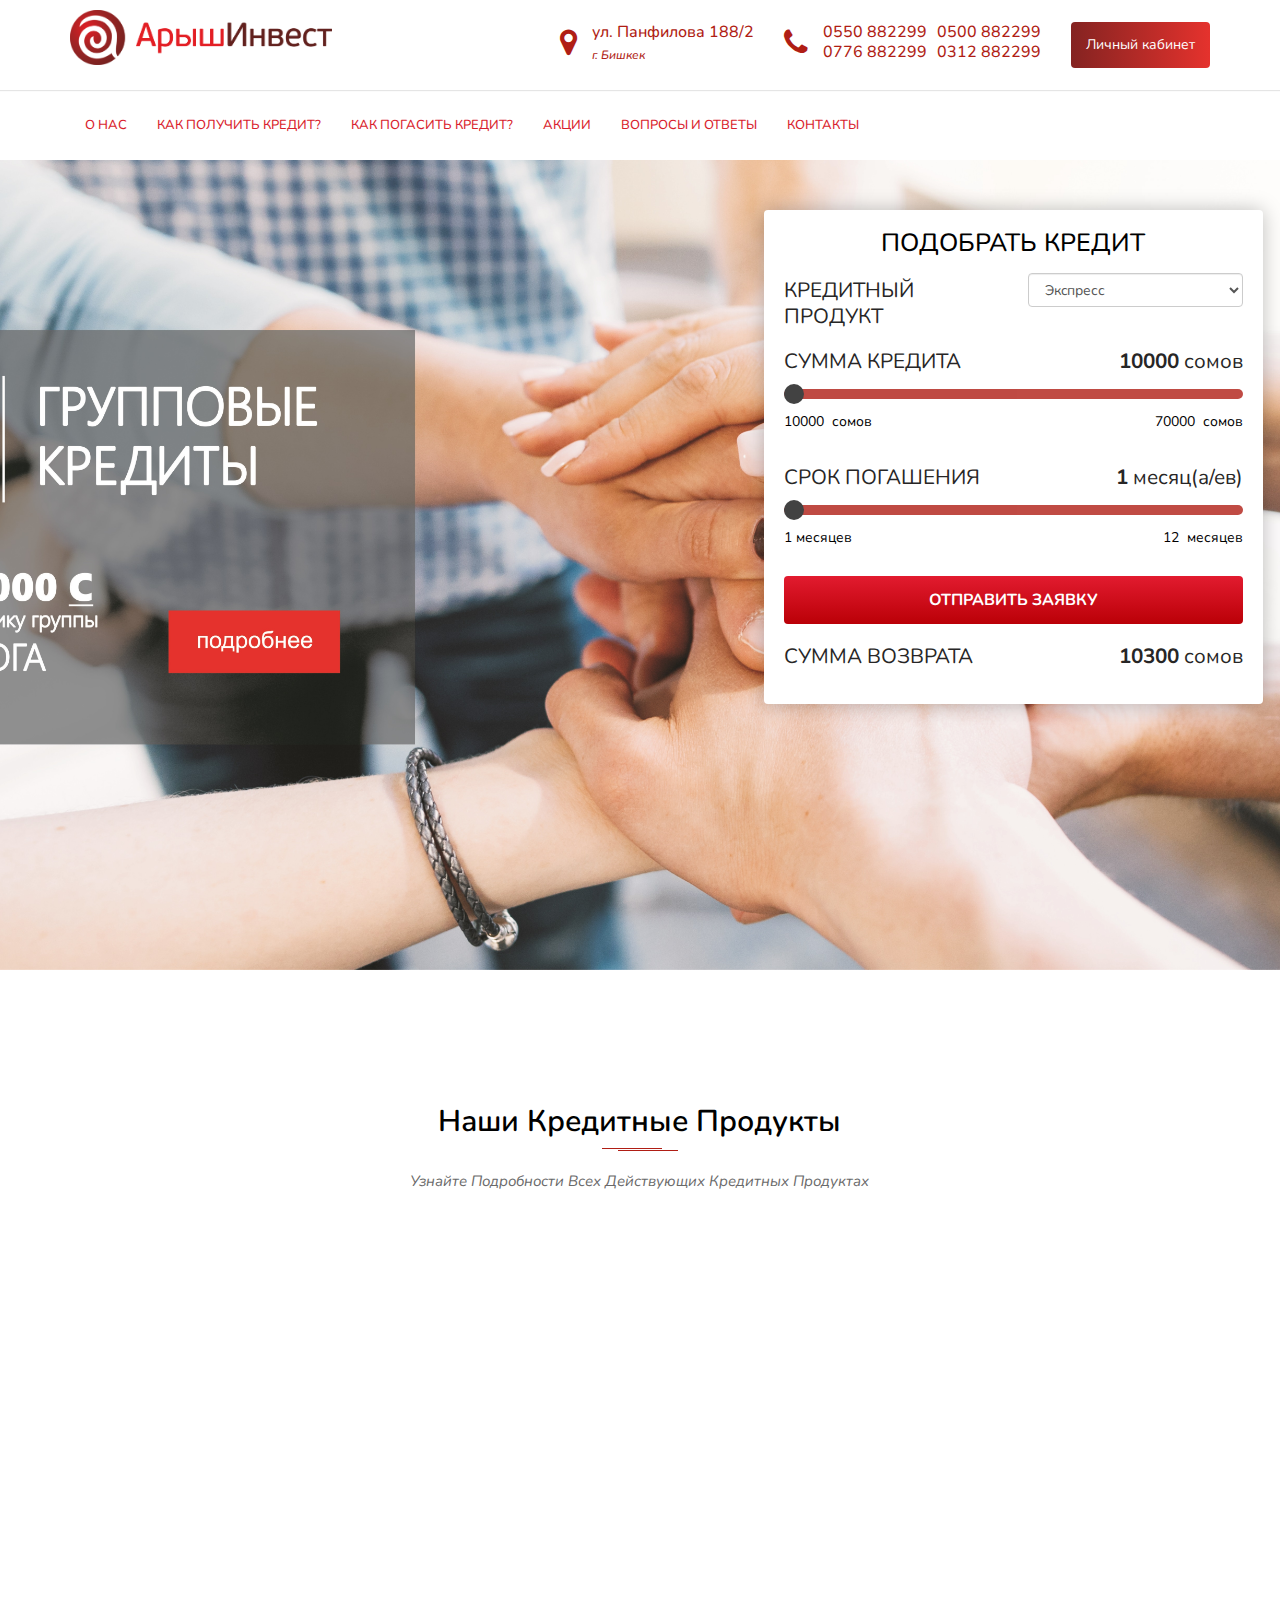
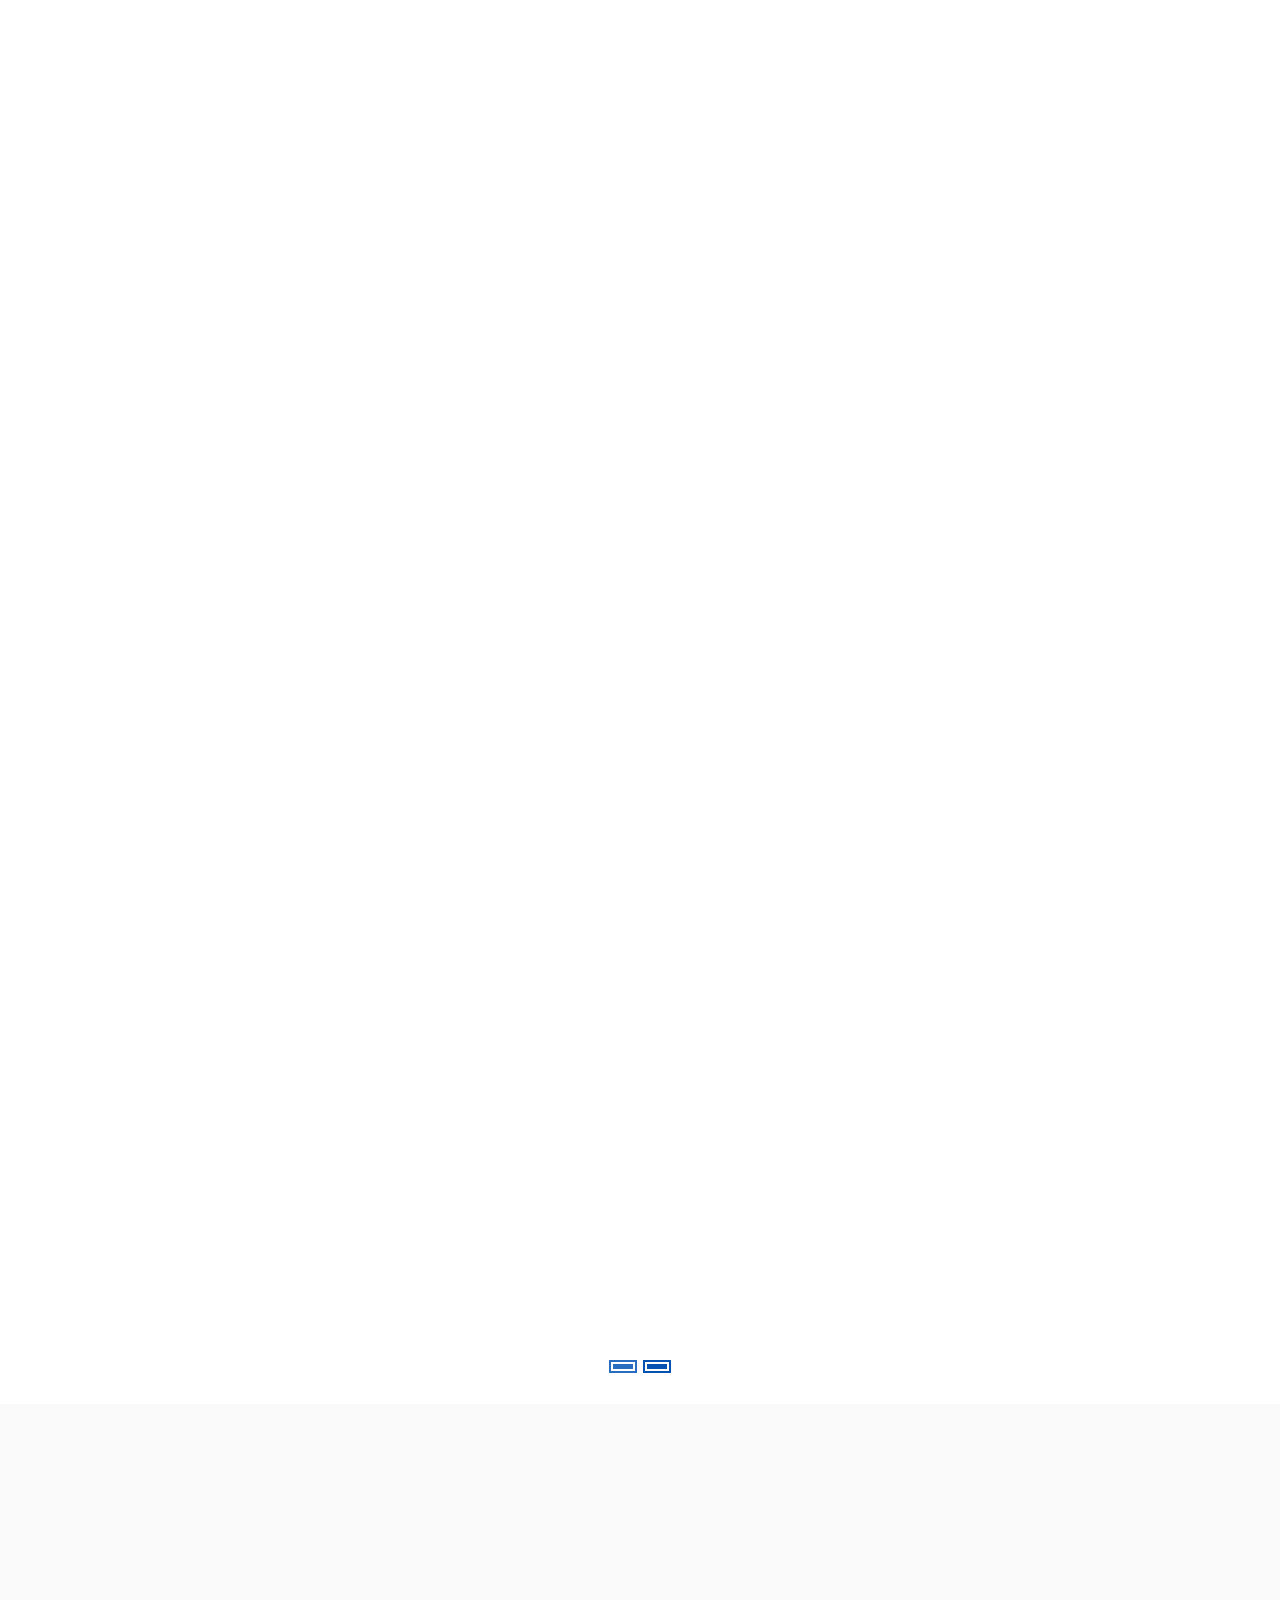
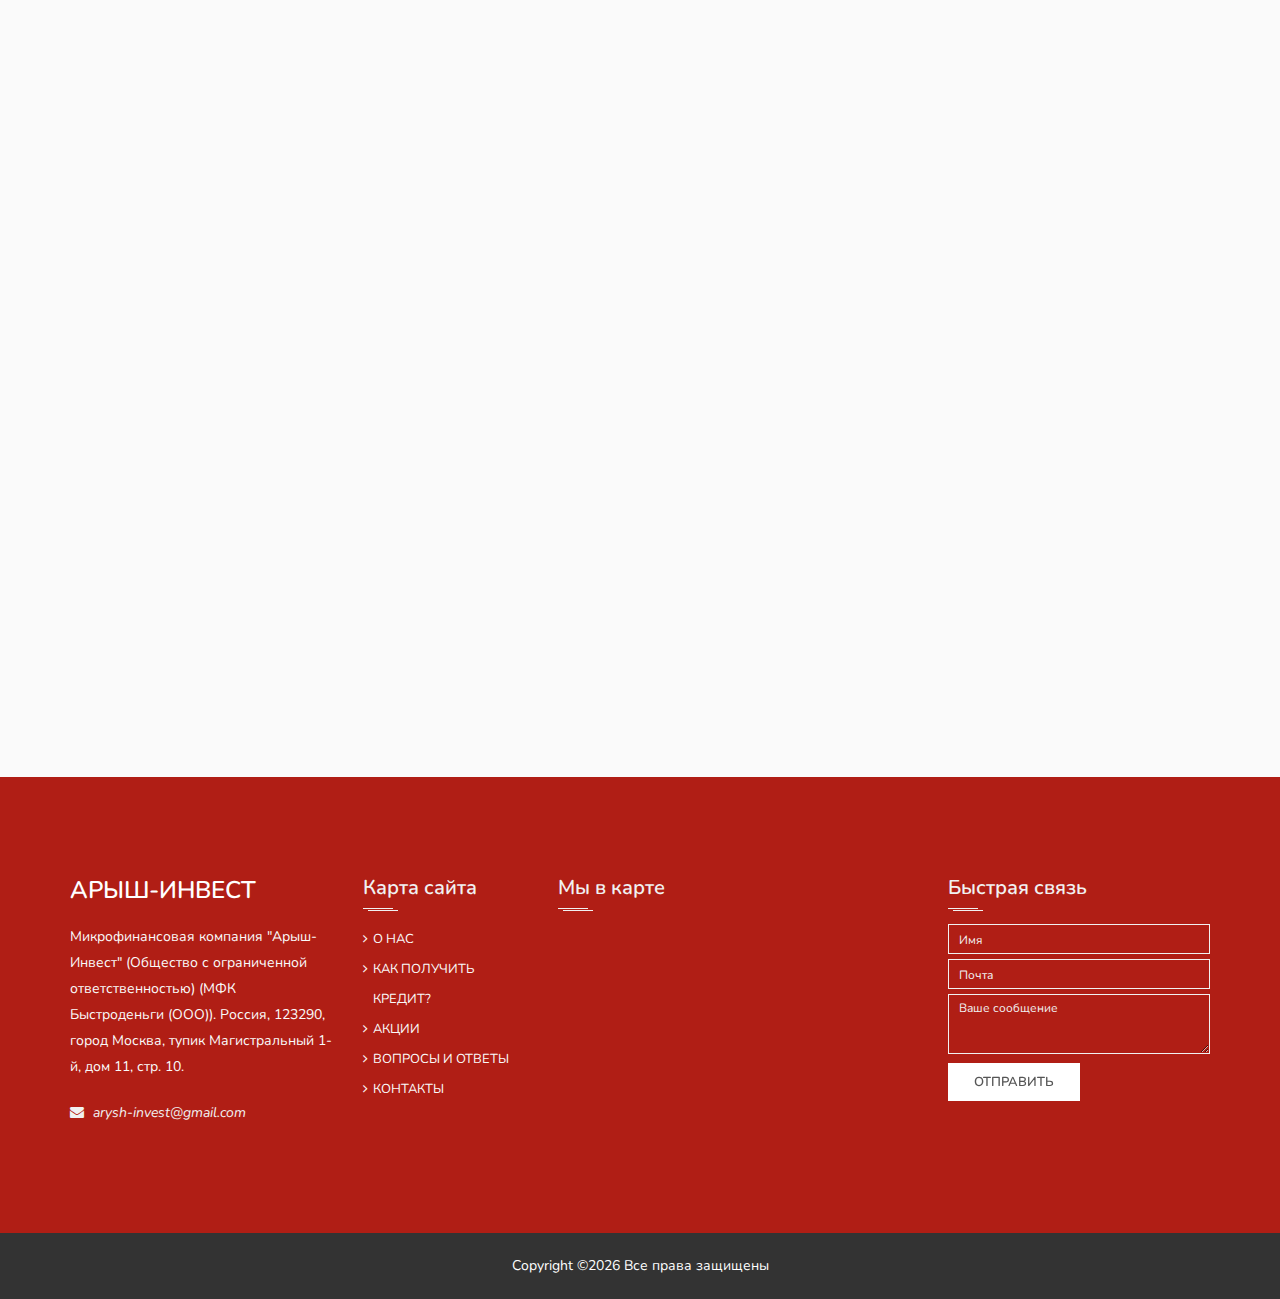
<file: index.html>
<!doctype html>
<html class="no-js" lang="">
<head>
    <meta charset="utf-8">
    <meta http-equiv="x-ua-compatible" content="ie=edge">
    <title>АРЫШ-ИНВЕСТ</title>
    <meta name="description" content="">
    <meta name="viewport" content="width=device-width, initial-scale=1">

    <link rel="shortcut icon" type="image/png" href="assets/images/favicon.ico">
    <!-- Place favicon.ico in the root directory -->

    <!-- all css here -->
    <!-- bootstrap v3.3.7 css -->
    <link rel="stylesheet" href="assets/css/bootstrap.min.css">
    <!-- animate css -->
    <link rel="stylesheet" href="assets/css/animate.css">
    <!-- owl.carousel.2.0.0-beta.2.4 css -->
    <link rel="stylesheet" href="assets/css/owl.carousel.css">
    <!-- font-awesome v4.6.3 css -->
    <link rel="stylesheet" href="assets/css/font-awesome.min.css">
    <!-- magnific-popup.css -->
    <link rel="stylesheet" href="assets/css/magnific-popup.css">
    <!-- slicknav.min.css -->
    <link rel="stylesheet" href="assets/css/slicknav.min.css">
    <!-- style css -->
    <link rel="stylesheet" href="assets/css/styles.css">
    <!-- responsive css -->
    <link rel="stylesheet" href="assets/css/responsive.css">
    <!-- slider-range css -->
    <link rel="stylesheet" href="assets/css/range-slider.css">
    <!-- modernizr css -->
    <script src="assets/js/vendor/modernizr-2.8.3.min.js"></script>
</head>
<body>
<!--[if lt IE 8]>
<p class="browserupgrade">You are using an <strong>outdated</strong> browser. Please <a href="http://browsehappy.com/">upgrade
    your browser</a> to improve your experience.</p>
<![endif]-->

<!-- heared area start -->
<header class="header-area">
    <div class="header-middle bg-fff">
        <div class="container">
            <div class="row">
                <div class="col-md-3 hidden-xs col-sm-12">
                    <a href="index.html"><img src="assets/images/logo.png"></a>
                </div>
                <div class="hidden-md col-xs-12 hidden-sm hidden-lg flex-center">
                    <a href="index.html"><img src="assets/images/logo-mobile.png"></a>
                </div>
                <div class="col-md-9 hidden-sm hidden-xs">
                    <div class="header-middle-right">
                        <ul>
                            <li>
                                <div class="contact-icon">
                                    <i class="fa fa-map-marker"></i>
                                </div>
                                <div class="contact-info">
                                    <p>ул. Панфилова 188/2</p>
                                    <span>г. Бишкек</span>
                                </div>
                            </li>
                            <li>
                                <div class="contact-icon">
                                    <i class="fa fa-phone"></i>
                                </div>
                                <div class="contact-info">
                                    <p>0550 882299</p>
                                    <p>0776 882299</p>
                                </div>
                                <div style="padding-left: 10px" class="contact-info">
                                    <p>0500 882299</p>
                                    <p>0312 882299</p>
                                </div>
                            </li>
                            <li>
                                <button class="btn_cabinet">Личный кабинет</button>
                            </li>
                        </ul>
                    </div>
                </div>
            </div>
        </div>
    </div>
    <div class="header-bottom bg-fff">
        <div class="container">
            <div class="row">
                <!--<div class="hidden-md hidden-lg col-sm-8 col-xs-6"></div>-->
                <div class="col-md-10 hidden-sm hidden-xs">
                    <div class="mainmenu">
                        <ul id="navigation">
                            <li><a href="about.html">О НАС</i></a>
                            </li>
                            <li><a href="how_to_get.html">КАК ПОЛУЧИТЬ КРЕДИТ?</i></a>
                            </li>
                            <li><a href="how_to_repay.html">Как погасить кредит?</i></a>
                            </li>
                            <li><a href="#">АКЦИИ</i></a>
                            </li>
                            <li><a href="faq.html">ВОПРОСЫ И ОТВЕТЫ</i></a>
                            </li>
                            <li><a href="contact.html">КОНТАКТЫ</i></a>
                            </li>
                        </ul>
                    </div>
                </div>
                <div class="col-md-2 col-sm-2 col-xs-6 padding-none">
                    <div class="header-top-right text-center">
                        <ul>
                            <li><a target="_blank" href="https://www.facebook.com/AryshInvest.kg"><i
                                    class="fa fa-2x fa-facebook-square"></i></a></li>
                            <li><a target="_blank" href="https://www.instagram.com/aryshinvest/?r=nametag"><i
                                    class="fa fa-2x fa-instagram"></i></a></li>
                        </ul>
                    </div>
                </div>
                <div class="col-sm-2 clear col-xs-6 hidden-md hidden-lg">
                    <div class="responsive-menu-wrap floatright"></div>
                </div>
            </div>
        </div>
    </div>
</header>
<!-- heared area end  -->

<!-- slider area start -->
<section class="slider-area">
    <div style="margin: 0px!important;" class="row calc">
        <div class="col-sm-7 hidden-xs"></div>
        <div class="col-sm-5 col-xs-12 parent-intro-calc">
            <div class="row">
                <div class="col-xs-12 intro-calc bg-fff">
                    <h3 style="padding: 0px 45px;" class="text-center">Подобрать кредит</h3>
                    <form action="form.html" method="post" id="calcForm">
                        <div class="row">
                            <div class="col-sm-6" style="padding-right: 0px!important;">
                                <p>Кредитный продукт</p>
                            </div>

                            <div class="col-sm-6">
                                <div class="form-group">
                                    <select onchange="getCreditProduct()" class="form-control" name="product"
                                            id="creditProduct">
                                        <option value="1">Экcпресс</option>
                                        <option value="2">Индивидуальный кредит</option>
                                    </select>
                                </div>
                            </div>
                        </div>
                        <div class="row">
                            <div class="col-sm-6 col-xs-6">
                                <p>Сумма кредита</p>
                            </div>
                            <div class="col-sm-6 col-xs-6">
                                <p class="pull-right" style="text-transform: lowercase;"><strong
                                        id="summ1">10000</strong>
                                    <span>сомов</span>
                                </p>
                            </div>
                        </div>
                        <div class="row">
                            <div class="col-sm-12">
                                <input name="summCredit" type="range" min="10000" max="70000" step="1000" value="10000"
                                       class="sliderRange"
                                       id="summCredit">
                            </div>
                            <div class="col-sm-12 span-calcs">
                                <span class="pull-left"><span id="minSumm">10000  </span>&nbsp;<span>сомов</span></span>
                                <span class="pull-right"><span
                                        id="maxSumm">70000  </span>&nbsp;<span>сомов</span></span>
                            </div>
                        </div>
                        <div class="row">
                            <div class="col-sm-6 col-xs-6">
                                <p>Срок погашения</p>
                            </div>
                            <div class="col-sm-6 col-xs-6">
                                <p class="pull-right" style="text-transform: lowercase;"><strong id="summ2">1</strong>
                                    <span>месяц(а/ев)</span>
                                </p>
                            </div>
                        </div>
                        <div class="row">
                            <div class="col-sm-12">
                                <input name="srokCredit" type="range" min="1" max="12" step="1" value="1"
                                       class="sliderRange"
                                       id="srokCredit">
                            </div>
                            <div class="col-sm-12 span-calcs">
                                <span class="pull-left"><span id="minMonth">1</span> <span>месяцев</span></span>
                                <span class="pull-right"><span
                                        id="maxMonth">12 </span><span> &nbsp;месяцев</span></span>
                            </div>
                        </div>
                        <div class="row">
                            <div class="col-sm-12">
                                <button class="btn btn-block add_appl_btn">ОТПРАВИТЬ ЗАЯВКУ</button>
                            </div>
                        </div>
                        <div class="row">
                            <div class="col-sm-6 col-xs-6">
                                <p>Сумма возврата</p>
                            </div>
                            <div class="col-sm-6 col-xs-6">
                                <input type="hidden" id="summaVozvrataInp" name="summaVozvrata">
                                <p class="pull-right" style="text-transform: lowercase;"><strong
                                        id="summaVozvrata"></strong>
                                    <span>сомов</span></p>
                            </div>
                        </div>
                    </form>
                </div>
            </div>
        </div>
    </div>
    <div class="hidden-xs">
        <div class="slider-items">
            <img src="assets/images/slider/slide1.jpg" alt="" class="slider">
        </div>
    </div>
</section>
<!-- slider area end -->

<!-- products start -->
<section class="team-area ptb-140">

            <div class="row">
            <div class="col-md-8 col-md-offset-2 col-sm-10 col-sm-offset-1">
                <div class="section-title text-center">
                    <h2>Наши кредитные продукты</h2>
                    <p>Узнайте подробности всех действующих кредитных продуктах</p>
                </div>
            </div>
        </div>
    <div class="container">
            <div class="col-md-6 col-lg-6 col-sm-6 col-xs-12 mb-30 col wow fadeInUp" data-wow-delay=".1s">
 
<!--                     <div class="service-img">
                        <img src="https://centrofinans.ru/bitrix/templates/centrofinans/img/our-products/img_two.jpg" alt="" />
                    </div> -->
<!--                     <div class="service-content">
                        <h3>Экспресс кредит</h3>
                        <div class="product-info">
                            <div class="row no-padding">
                                <div class="col-lg-4 no-padding">
                                    <div class="value">
                                        до 10 000 сом
                                    </div>
                                    <div class="description">
                                        Сумма кредита
                                    </div>
                                </div>
                                <div class="col-lg-4 no-padding">
                                    <div class="value">
                                        до 3 мес.
                                    </div>
                                    <div class="description">
                                        Срок кредита
                                    </div>
                                </div>
                                <div class="col-lg-4 no-padding">
                                    <div class="value">
                                        от 3 %
                                    </div>
                                    <div class="description">
                                        в месяц
                                    </div>
                                </div>
                            </div>
                            <a href="single-service.html">Подробнее</a>
                        </div>
                    </div> -->

<div class="products_link">
<article class="products__item" id="bx_651765591_23165631">
        <h2 class="products__name">Заём «Лёгкий»</h2>
        <p class="products__text">
            Лёгкий заём до 7 000 ₽ для новых клиентов. С 1 по 7 день после оформления – 0,1 % в день, с 8 по 32 – 1%        </p>
        <a href="/products/legkiy-zaim/" class="products__btn btn">
            Оформить заявку
        </a>
    </article>


    <article class="products__item" id="bx_651765591_23165631">

        <h2 class="products__name">Заём «Лёгкий»</h2>

        <p class="products__text">
            Лёгкий заём до 7 000 ₽ для новых клиентов. С 1 по 7 день после оформления – 0,1 % в день, с 8 по 32 – 1%        </p>

        <a href="/products/legkiy-zaim/" class="products__btn btn">
            Оформить заявку
        </a>

    </article>




<article class="products__item" id="bx_651765591_23165631">

        <h2 class="products__name">Заём «Лёгкий»</h2>

        <p class="products__text">
            Лёгкий заём до 7 000 ₽ для новых клиентов. С 1 по 7 день после оформления – 0,1 % в день, с 8 по 32 – 1%        </p>

        <a href="/products/legkiy-zaim/" class="products__btn btn">
            Оформить заявку
        </a>
</article>




        <article class="products__item" id="bx_651765591_23165631">

        <h2 class="products__name">Заём «Лёгкий»</h2>

        <p class="products__text">
            Лёгкий заём до 7 000 ₽ для новых клиентов. С 1 по 7 день после оформления – 0,1 % в день, с 8 по 32 – 1%        </p>

        <a href="/products/legkiy-zaim/" class="products__btn btn">
            Оформить заявку
        </a>

    </article>
    
</div>



            </div>

<!--            <div class="col-md-6 col-lg-6 col-sm-6 col-xs-12 mb-30 col wow fadeInUp" data-wow-delay=".2s">-->
<!--                <div class="service-wrap">-->
<!--                    <div class="service-img">-->
<!--                        <img src="https://centrofinans.ru/bitrix/templates/centrofinans/img/our-products/img_two.jpg" alt="" />-->
<!--                    </div>-->
<!--                    <div class="service-content">-->
<!--                        <h3>Performance</h3>-->
<!--                        <p>majority have suffered alteration in some form, by injected humour, or randomised. by injected humour, or randomised.</p>-->
<!--                        <a href="single-service.html">Read More</a>-->
<!--                    </div>-->
<!--                </div>-->
<!--            </div>-->
        </div>
    </div>
</section>
<!-- team-area end -->

<!-- .service-area start -->
<section class="service-area home2-service-area ptb-30 how_to_request">
    <div class="container">
        <div class="row">
            <div class="col-md-8 col-md-offset-2 col-sm-10 col-sm-offset-1 col-xs-12 wow fadeInUp">
                <div class="section-title text-center">
                    <h2>Как оформить займ в Арыш-Инвест</h2>
                </div>
            </div>
        </div>
        <div class="row">
            <div class="col-md-3 col-sm-6 col-xs-12 col wow fadeInUp" data-wow-delay=".1s">
                <div class="service-wrap">
                    <div class="service-content">
                        <img src="assets/images/icons/pay-card.png" alt="">
                        <h3>1. Рассчитайте необходимую сумму кредита</h3>
                        <p>Воспользуйтесь кальклятором на главной странице сайте</p>
                    </div>
                </div>
            </div>
            <div class="col-md-3 col-sm-6 col-xs-12 col wow fadeInUp" data-wow-delay=".2s">
                <div class="service-wrap">
                    <div class="service-content">
                        <img src="assets/images/icons/timer.png" alt="">
                        <h3>2. Оформите заявку</h3>
                        <p>У Вас это займет не больше 10 минут</p>
                        <br>
                        <br>
                    </div>
                </div>
            </div>
            <div class="col-md-3 col-sm-6 col-xs-12 col wow fadeInUp" data-wow-delay=".3s">
                <div class="service-wrap">
                    <div class="service-content">
                        <img src="assets/images/icons/money.png" alt="">
                        <h3>3. Дождитесь ответа</h3>
                        <p>По СМС или звонок специалиста</p>
                        <br>
                        <br>
                    </div>
                </div>
            </div>
            <div class="col-md-3 col-sm-6 col-xs-12 col wow fadeInUp" data-wow-delay=".4s">
                <div class="service-wrap">
                    <div class="service-content">
                        <img src="assets/images/icons/bank.png" alt="">
                        <h3>4. Получите деньги</h3>
                        <p>Моментально на банковскую карту или наличными в офисе</p>
                        <br>
                        <br>
                    </div>
                </div>
            </div>
        </div>
    </div>
</section>
<!-- .service-area end -->

<!-- testmonial-area start -->
<section class="testmonial-area ptb-30">
    <div class="container">
        <div class="row">
            <div class="col-md-8 col-md-offset-2 col-sm-10 col-sm-offset-1 col-xs-12 wow fadeInUp">
                <div class="section-title text-center">
                    <h2>Отзывы клиентов</h2>
                </div>
            </div>
        </div>
        <div class="row">
            <div class="test-active dotate-style">
                <div class="col-xs-12 wow fadeInLeft">
                    <div class="client-wrap fix">
                        <div class="client-info text-right">
                            <h3>Нурбек Иманакунов</h3>
                            <span>Г.Бишкек, Кыргызстан</span>
                            <ul>
                                <li><i class="fa fa-star"></i></li>
                                <li><i class="fa fa-star"></i></li>
                                <li><i class="fa fa-star"></i></li>
                                <li><i class="fa fa-star"></i></li>
                                <li><i class="fa fa-star-o"></i></li>
                            </ul>
                            <p>Вот уже не первый год обращаюсь в компанию за финансовой помощью и каждый раз
                                быстроденьги выручают.</p>
                        </div>
                    </div>
                </div>
                <div class="col-xs-12 wow fadeInLeft">
                    <div class="client-wrap fix">
                        <div class="client-info text-right">
                            <h3>Гапар Айтиев</h3>
                            <span>Г.Бишкек, Кыргызстан</span>
                            <ul>
                                <li><i class="fa fa-star"></i></li>
                                <li><i class="fa fa-star"></i></li>
                                <li><i class="fa fa-star"></i></li>
                                <li><i class="fa fa-star"></i></li>
                                <li><i class="fa fa-star-o"></i></li>
                            </ul>
                            <p>Вот уже не первый год обращаюсь в компанию за финансовой помощью и каждый раз
                                быстроденьги выручают.</p>
                        </div>
                    </div>
                </div>
                <div class="col-xs-12 wow fadeInLeft">
                    <div class="client-wrap fix">
                        <div class="client-info text-right">
                            <h3>Чынгыз Айтматов</h3>
                            <span>Г.Бишкек, Кыргызстан</span>
                            <ul>
                                <li><i class="fa fa-star"></i></li>
                                <li><i class="fa fa-star"></i></li>
                                <li><i class="fa fa-star"></i></li>
                                <li><i class="fa fa-star"></i></li>
                                <li><i class="fa fa-star-o"></i></li>
                            </ul>
                            <p>Вот уже не первый год обращаюсь в компанию за финансовой помощью и каждый раз
                                быстроденьги выручают.</p>
                        </div>
                    </div>
                </div>
                <div class="col-xs-12 wow fadeInLeft">
                    <div class="client-wrap fix">
                        <div class="client-info text-right">
                            <h3>Асыл Асылович</h3>
                            <span>Г.Бишкек, Кыргызстан</span>
                            <ul>
                                <li><i class="fa fa-star"></i></li>
                                <li><i class="fa fa-star"></i></li>
                                <li><i class="fa fa-star"></i></li>
                                <li><i class="fa fa-star"></i></li>
                                <li><i class="fa fa-star-o"></i></li>
                            </ul>
                            <p>Вот уже не первый год обращаюсь в компанию за финансовой помощью и каждый раз
                                быстроденьги выручают.</p>
                        </div>
                    </div>
                </div>
            </div>
        </div>
    </div>
</section>
<!-- testmonial-area end -->

<!-- blog-area start -->
<section class="blog-area ptb-140 bg-1">
    <div class="container">
        <div class="row">
            <div class="col-md-12 col-sm-12  col-xs-12 wow fadeInUp">
                <div class="section-title text-center">
                    <h2>Наши акции/новости</h2>
                </div>
            </div>
        </div>
        <div class="row">
            <div class="col-md-4 col-sm-6 col-xs-12 col wow fadeInUp" data-wow-delay=".1s">
                <div class="blog-wrap">
                    <div class="blog-img">
                        <img src="assets/images/blogs/1.png" alt=""/>
                    </div>
                    <div class="blog-content">
                        <h3><a href="#">Цены и тарифы снизились</a></h3>
                        <p>В июне 2020 года по сравнению с предыдущим месяцем в странах ЕАЭС отмечалось повышение
                            потребительских цен и тарифов...</p>
                        <a href="#" class="btn-style">Подробнее</a>
                    </div>
                </div>
            </div>
            <div class="col-md-4 col-sm-6 col-xs-12 col wow fadeInUp" data-wow-delay=".2s">
                <div class="blog-wrap">
                    <div class="blog-img">
                        <img src="assets/images/blogs/1.png" alt=""/>
                    </div>
                    <div class="blog-content">
                        <h3><a href="#">Цены и тарифы снизились</a></h3>
                        <p>В июне 2020 года по сравнению с предыдущим месяцем в странах ЕАЭС отмечалось повышение
                            потребительских цен и тарифов...</p>
                        <a href="#" class="btn-style">Подробнее</a>
                    </div>
                </div>
            </div>
            <div class="col-md-4 col-sm-6 col-xs-12 col wow fadeInUp" data-wow-delay=".3s">
                <div class="blog-wrap">
                    <div class="blog-img">
                        <img src="assets/images/blogs/1.png" alt=""/>
                    </div>
                    <div class="blog-content">
                        <h3><a href="#">Цены и тарифы снизились</a></h3>
                        <p>В июне 2020 года по сравнению с предыдущим месяцем в странах ЕАЭС отмечалось повышение
                            потребительских цен и тарифов...</p>
                        <a href="#" class="btn-style">Подробнее</a>
                    </div>
                </div>
            </div>
        </div>
    </div>
</section>
<!-- blog-area end -->

<!-- footer-area start  -->
<footer>
    <div class="footer-top">
        <div class="container">
            <div class="row">
                <div class="col-md-3 col-sm-6 col-xs-12  col">
                    <div class="footer-widget footer-logo">
                        <h1>Арыш-Инвест</h1>
                        <p>Микрофинансовая компания "Арыш-Инвест" (Общество с ограниченной ответственностью) (МФК
                            Быстроденьги (ООО)). Россия, 123290, город Москва, тупик Магистральный 1-й, дом 11, стр.
                            10.</p>
                        <ul>
                            <li><i class="fa fa-envelope"></i> arysh-invest@gmail.com</li>
                        </ul>
                    </div>
                </div>
                <div class="col-md-2 col-sm-6 col-xs-12 col">
                    <div class="footer-widget footer-menu">
                        <h2>Карта сайта</h2>
                        <ul>
                            <li><a href="faq.html">О НАС</a></li>
                            <li><a href="about.html">КАК ПОЛУЧИТЬ КРЕДИТ?</a></li>
                            <li><a href="#">АКЦИИ</a></li>
                            <li><a href="">ВОПРОСЫ И ОТВЕТЫ</a></li>
                            <li><a href="#">КОНТАКТЫ</a></li>
                        </ul>
                    </div>
                </div>
                <div class="col-md-4 col-sm-6 col-xs-12 col">
                    <div class="footer-widget instagram-wrap">
                        <h2>Мы в карте</h2>
                        <iframe src="https://www.google.com/maps/embed?pb=!1m16!1m12!1m3!1d23396.52608613419!2d74.58219136825232!3d42.86090141598842!2m3!1f0!2f0!3f0!3m2!1i1024!2i768!4f13.1!2m1!1zMTg4LzIg0YPQu9C40YbQsCDQn9Cw0L3RhNC40LvQvtCy0LAsINCR0LjRiNC60LXQug!5e0!3m2!1sru!2skg!4v1596652772703!5m2!1sru!2skg"
                                width="300" height="200" frameborder="0" style="border:0;" allowfullscreen=""
                                aria-hidden="false" tabindex="0"></iframe>
                    </div>
                </div>
                <div class="col-md-3 col-sm-6 col-xs-12 col">
                    <div class="footer-widget quick-contact">
                        <h2>Быстрая связь</h2>
                        <form action="#">
                            <input type="text" placeholder="Имя">
                            <input type="email" placeholder="Почта">
                            <textarea name="massage" id="massage" cols="30" rows="10" placeholder="Ваше сообщение"></textarea>
                            <button type="button" name="button" class="btn-style">Отправить</button>
                        </form>
                    </div>
                </div>
            </div>
        </div>
    </div>
    <div class="footer-bottom text-center">
        <div class="container">
            <div class="row">
                <div class="col-xs-12">
                    Copyright &copy;<script>document.write(new Date().getFullYear());</script>
                    Все права защищены

                </div>
            </div>
        </div>
    </div>
</footer>
<!-- footer-area end  -->

<!-- all js here -->
<!-- jquery latest version -->
<script src="assets/js/vendor/jquery-1.12.4.min.js"></script>
<!-- bootstrap js -->
<script src="assets/js/bootstrap.min.js"></script>
<!-- owl.carousel.2.0.0-beta.2.4 css -->
<script src="assets/js/owl.carousel.min.js"></script>
<!-- counterup.main.js -->
<script src="assets/js/counterup.main.js"></script>
<!-- isotope.pkgd.min.js -->
<script src="assets/js/imagesloaded.pkgd.min.js"></script>
<!-- isotope.pkgd.min.js -->
<script src="assets/js/isotope.pkgd.min.js"></script>
<!-- jquery.waypoints.min.js -->
<script src="assets/js/jquery.waypoints.min.js"></script>
<!-- jquery.magnific-popup.min.js -->
<script src="assets/js/jquery.magnific-popup.min.js"></script>
<!-- jquery.slicknav.min.js -->
<script src="assets/js/jquery.slicknav.min.js"></script>
<!-- snake.min.js -->
<script src="assets/js/snake.min.js"></script>
<!-- wow js -->
<script src="assets/js/wow.min.js"></script>
<!-- plugins js -->
<script src="assets/js/plugins.js"></script>
<!-- main js -->
<script src="assets/js/scripts.js"></script>
<!-- credit calc js -->
<script src="assets/js/calc.js"></script>
</body>
</html>
</file>
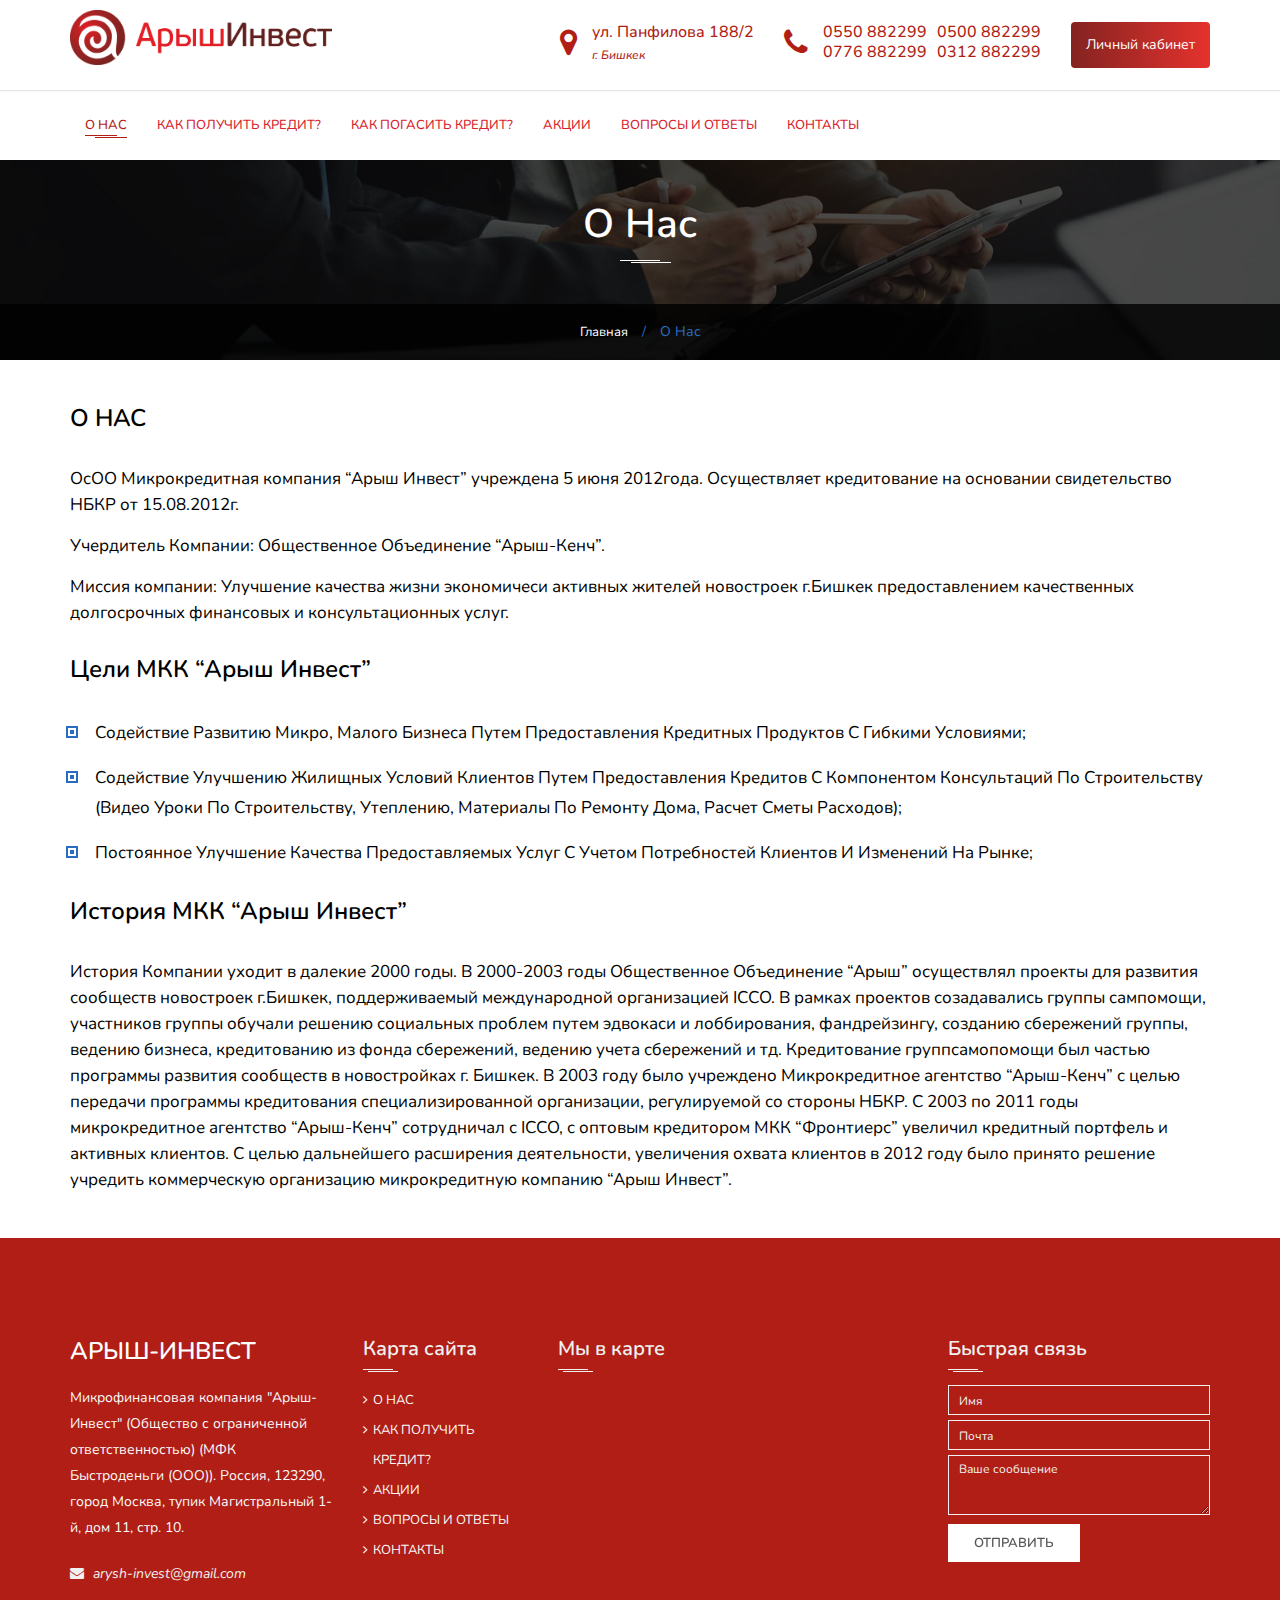
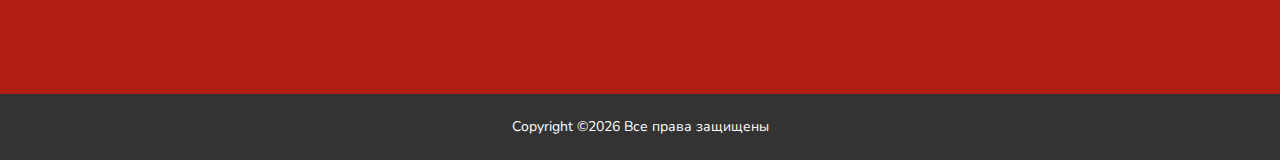
<file: about.html>
<!doctype html>
<html class="no-js" lang="">
<head>
    <meta charset="utf-8">
    <meta http-equiv="x-ua-compatible" content="ie=edge">
    <title>АРЫШ-ИНВЕСТ</title>
    <meta name="description" content="">
    <meta name="viewport" content="width=device-width, initial-scale=1">

    <link rel="shortcut icon" type="image/png" href="assets/images/favicon.ico">
    <!-- Place favicon.ico in the root directory -->

    <!-- all css here -->
    <!-- bootstrap v3.3.7 css -->
    <link rel="stylesheet" href="assets/css/bootstrap.min.css">
    <!-- animate css -->
    <link rel="stylesheet" href="assets/css/animate.css">
    <!-- owl.carousel.2.0.0-beta.2.4 css -->
    <link rel="stylesheet" href="assets/css/owl.carousel.css">
    <!-- font-awesome v4.6.3 css -->
    <link rel="stylesheet" href="assets/css/font-awesome.min.css">
    <!-- magnific-popup.css -->
    <link rel="stylesheet" href="assets/css/magnific-popup.css">
    <!-- slicknav.min.css -->
    <link rel="stylesheet" href="assets/css/slicknav.min.css">
    <!-- style css -->
    <link rel="stylesheet" href="assets/css/styles.css">
    <!-- responsive css -->
    <link rel="stylesheet" href="assets/css/responsive.css">
    <!-- slider-range css -->
    <link rel="stylesheet" href="assets/css/range-slider.css">
    <!-- modernizr css -->
    <script src="assets/js/vendor/modernizr-2.8.3.min.js"></script>
</head>
<body>
<!--[if lt IE 8]>
<p class="browserupgrade">You are using an <strong>outdated</strong> browser. Please <a href="http://browsehappy.com/">upgrade
    your browser</a> to improve your experience.</p>
<![endif]-->

<!-- heared area start -->
<header class="header-area">
    <div class="header-middle bg-fff">
        <div class="container">
            <div class="row">
                <div class="col-md-3 hidden-xs col-sm-12">
                    <a href="index.html"><img src="assets/images/logo.png"></a>
                </div>
                <div class="hidden-md col-xs-12 hidden-sm hidden-lg flex-center">
                    <a href="index.html"><img src="assets/images/logo-mobile.png"></a>
                </div>
                <div class="col-md-9 hidden-sm hidden-xs">
                    <div class="header-middle-right">
                        <ul>
                            <li>
                                <div class="contact-icon">
                                    <i class="fa fa-map-marker"></i>
                                </div>
                                <div class="contact-info">
                                    <p>ул. Панфилова 188/2</p>
                                    <span>г. Бишкек</span>
                                </div>
                            </li>
                            <li>
                                <div class="contact-icon">
                                    <i class="fa fa-phone"></i>
                                </div>
                                <div class="contact-info">
                                    <p>0550 882299</p>
                                    <p>0776 882299</p>
                                </div>
                                <div style="padding-left: 10px" class="contact-info">
                                    <p>0500 882299</p>
                                    <p>0312 882299</p>
                                </div>
                            </li>
                            <li>
                                <button class="btn_cabinet">Личный кабинет</button>
                            </li>
                        </ul>
                    </div>
                </div>
            </div>
        </div>
    </div>
    <div class="header-bottom bg-fff">
        <div class="container">
            <div class="row">
                <!--<div class="hidden-md hidden-lg col-sm-8 col-xs-6"></div>-->
                <div class="col-md-10 hidden-sm hidden-xs">
                    <div class="mainmenu">
                        <ul id="navigation">
                            <li class="active"><a href="about.html">О НАС</i></a>
                            </li>
                            <li><a href="how_to_get.html">КАК ПОЛУЧИТЬ КРЕДИТ?</i></a>
                            </li>
                            <li><a href="how_to_repay.html">Как погасить кредит?</i></a>
                            </li>
                            <li><a href="#">АКЦИИ</i></a>
                            </li>
                            <li><a href="faq.html">ВОПРОСЫ И ОТВЕТЫ</i></a>
                            </li>
                            <li><a href="contact.html">КОНТАКТЫ</i></a>
                            </li>
                        </ul>
                    </div>
                </div>
                <div class="col-md-2 col-sm-2 col-xs-6 padding-none">
                    <div class="header-top-right text-center">
                        <ul>
                            <li><a target="_blank" href="https://www.facebook.com/AryshInvest.kg"><i
                                    class="fa fa-2x fa-facebook-square"></i></a></li>
                            <li><a target="_blank" href="https://www.instagram.com/aryshinvest/?r=nametag"><i
                                    class="fa fa-2x fa-instagram"></i></a></li>
                        </ul>
                    </div>
                </div>
                <div class="col-sm-2 clear col-xs-6 hidden-md hidden-lg">
                    <div class="responsive-menu-wrap floatright"></div>
                </div>
            </div>
        </div>
    </div>
</header>
<!-- heared area end  -->

<!-- breadcumb-area start -->
<div class="breadcumb-area black-opacity bg-img-8">
    <div class="container">
        <div class="row">
            <div class="col-xs-12">
                <div class="breadcumb-wrap">
                    <h2>О Нас</h2>
                </div>
            </div>
        </div>
    </div>
    <div class="breadcumb-menu">
        <div class="container">
            <div class="row">
                <div class="col-xs-12">
                    <ul>
                        <li><a href="index.html">Главная</a></li>
                        <li>/</li>
                        <li>О Нас</li>
                    </ul>
                </div>
            </div>
        </div>
    </div>
</div>
<!-- breadcumb-area end -->

<!-- about-area start -->
<section class="about-area ptb-30">
    <div class="container">
        <div class="row">
            <div class="col-md-12 col-xs-12">
                <div class="about-wrap">
                    <h3 class="ptb-15">О НАС</h3>
                    <p>
                        ОсОО Микрокредитная компания “Арыш Инвест” учреждена 5 июня 2012года. Осуществляет кредитование
                        на основании свидетельство НБКР от 15.08.2012г.
                    </p>
                    <p>
                        Учердитель Компании: Общественное Объединение “Арыш-Кенч”.
                    </p>
                    <p>
                        Миссия компании: Улучшение качества жизни экономичеси активных
                        жителей новостроек г.Бишкек предоставлением качественных долгосрочных финансовых и
                        консультационных услуг.
                    </p>
                    <h3 class="ptb-15">Цели МКК “Арыш Инвест”</h3>
                    <ul>
                        <li><p>Содействие развитию микро, малого бизнеса путем предоставления кредитных продуктов с
                            гибкими условиями;</p></li>
                        <li>
                            <p>Содействие улучшению жилищных условий клиентов путем предоставления кредитов с
                                компонентом консультаций
                                по строительству (видео уроки по строительству, утеплению, материалы по ремонту дома,
                                расчет сметы расходов);</p>
                        </li>
                        <li>
                            <p>Постоянное улучшение качества предоставляемых услуг с учетом потребностей клиентов и
                                изменений на рынке;</p>
                        </li>
                    </ul>
                    <h3 class="ptb-15">История МКК “Арыш Инвест”</h3>
                    <p>
                        История Компании уходит в далекие 2000 годы. В 2000-2003 годы Общественное Объединение “Арыш”
                        осуществлял проекты для развития сообществ новостроек г.Бишкек, поддерживаемый международной
                        организацией ICCO. В рамках проектов созадавались группы сампомощи, участников группы обучали
                        решению социальных проблем путем эдвокаси и лоббирования, фандрейзингу, созданию сбережений
                        группы, ведению бизнеса, кредитованию из фонда сбережений, ведению учета сбережений и тд.
                        Кредитование группсамопомощи был частью программы развития сообществ в новостройках г. Бишкек.
                        В 2003 году было учреждено Микрокредитное агентство “Арыш-Кенч” с целью передачи программы
                        кредитования специализированной организации, регулируемой со стороны НБКР. С 2003 по 2011 годы
                        микрокредитное агентство “Арыш-Кенч” сотрудничал с ICCO, с оптовым кредитором МКК “Фронтиерс”
                        увеличил кредитный портфель и активных клиентов. С целью дальнейшего расширения деятельности,
                        увеличения охвата клиентов в 2012 году было принято решение учредить коммерческую организацию
                        микрокредитную компанию “Арыш Инвест”.
                    </p>
                </div>
            </div>
        </div>
    </div>
</section>
<!-- about-area end -->

<!-- footer-area start  -->
<footer>
    <div class="footer-top">
        <div class="container">
            <div class="row">
                <div class="col-md-3 col-sm-6 col-xs-12  col">
                    <div class="footer-widget footer-logo">
                        <h1>Арыш-Инвест</h1>
                        <p>Микрофинансовая компания "Арыш-Инвест" (Общество с ограниченной ответственностью) (МФК
                            Быстроденьги (ООО)). Россия, 123290, город Москва, тупик Магистральный 1-й, дом 11, стр.
                            10.</p>
                        <ul>
                            <li><i class="fa fa-envelope"></i> arysh-invest@gmail.com</li>
                        </ul>
                    </div>
                </div>
                <div class="col-md-2 col-sm-6 col-xs-12 col">
                    <div class="footer-widget footer-menu">
                        <h2>Карта сайта</h2>
                        <ul>
                            <li><a href="faq.html">О НАС</a></li>
                            <li><a href="about.html">КАК ПОЛУЧИТЬ КРЕДИТ?</a></li>
                            <li><a href="#">АКЦИИ</a></li>
                            <li><a href="">ВОПРОСЫ И ОТВЕТЫ</a></li>
                            <li><a href="#">КОНТАКТЫ</a></li>
                        </ul>
                    </div>
                </div>
                <div class="col-md-4 col-sm-6 col-xs-12 col">
                    <div class="footer-widget instagram-wrap">
                        <h2>Мы в карте</h2>
                        <iframe src="https://www.google.com/maps/embed?pb=!1m16!1m12!1m3!1d23396.52608613419!2d74.58219136825232!3d42.86090141598842!2m3!1f0!2f0!3f0!3m2!1i1024!2i768!4f13.1!2m1!1zMTg4LzIg0YPQu9C40YbQsCDQn9Cw0L3RhNC40LvQvtCy0LAsINCR0LjRiNC60LXQug!5e0!3m2!1sru!2skg!4v1596652772703!5m2!1sru!2skg"
                                width="300" height="200" frameborder="0" style="border:0;" allowfullscreen=""
                                aria-hidden="false" tabindex="0"></iframe>
                    </div>
                </div>
                <div class="col-md-3 col-sm-6 col-xs-12 col">
                    <div class="footer-widget quick-contact">
                        <h2>Быстрая связь</h2>
                        <form action="#">
                            <input type="text" placeholder="Имя">
                            <input type="email" placeholder="Почта">
                            <textarea name="massage" id="massage" cols="30" rows="10" placeholder="Ваше сообщение"></textarea>
                            <button type="button" name="button" class="btn-style">Отправить</button>
                        </form>
                    </div>
                </div>
            </div>
        </div>
    </div>
    <div class="footer-bottom text-center">
        <div class="container">
            <div class="row">
                <div class="col-xs-12">
                    Copyright &copy;<script>document.write(new Date().getFullYear());</script>
                    Все права защищены

                </div>
            </div>
        </div>
    </div>
</footer>
<!-- footer-area end  -->

<!-- modal call me start -->
<div class="modal fade" id="callme" role="dialog">
    <div class="modal-dialog">
        <!-- Modal content-->
        <div class="modal-content bg-4">
            <div class="modal-header">
                <button type="button" class="close" data-dismiss="modal">&times;</button>
                <h2 class="modal-title">Заказать обратный звонок</h2>
                <p>Оставьте свои контактные данные, и мы скоро свяжемся с вами</p>
            </div>
            <div class="modal-body form-style">
                <form action="javascript:void(0)" id="callmeForm">
                    <div class="row">
                        <div id="modal-forms">
                            <div class="col-xs-12">
                                <span>Имя</span>
                                <input type="text" placeholder="Введите имя" id="name" name="name" required>
                            </div>
                            <div class="col-xs-12">
                                <span>Телефон номер</span>
                                <input type="text" placeholder="Введите тел номер" id="phone" name="phone" required>
                            </div>
                            <div class="col-xs-12">
                                <button onclick="callme()" class="btn btn-block add_appl_btn">Отправить</button>
                            </div>
                        </div>
                        <div class="col-xs-12">
                            <p class="text-center" id="error" style="color: red;"></p>
                            <p class="text-center" id="success_feedback" style="color: #0aa26a;"></p>
                        </div>
                    </div>
            </div>
            <div class="modal-footer">
                <button type="button" class="btn btn-default" data-dismiss="modal">Закрыть</button>
            </div>
            </form>
        </div>

    </div>
</div>
<!-- modal call me end -->

<!-- all js here -->
<!-- jquery latest version -->
<script src="assets/js/vendor/jquery-1.12.4.min.js"></script>
<!-- bootstrap js -->
<script src="assets/js/bootstrap.min.js"></script>
<!-- owl.carousel.2.0.0-beta.2.4 css -->
<script src="assets/js/owl.carousel.min.js"></script>
<!-- counterup.main.js -->
<script src="assets/js/counterup.main.js"></script>
<!-- isotope.pkgd.min.js -->
<script src="assets/js/imagesloaded.pkgd.min.js"></script>
<!-- isotope.pkgd.min.js -->
<script src="assets/js/isotope.pkgd.min.js"></script>
<!-- jquery.waypoints.min.js -->
<script src="assets/js/jquery.waypoints.min.js"></script>
<!-- jquery.magnific-popup.min.js -->
<script src="assets/js/jquery.magnific-popup.min.js"></script>
<!-- jquery.slicknav.min.js -->
<script src="assets/js/jquery.slicknav.min.js"></script>
<!-- snake.min.js -->
<script src="assets/js/snake.min.js"></script>
<!-- wow js -->
<script src="assets/js/wow.min.js"></script>
<!-- plugins js -->
<script src="assets/js/plugins.js"></script>
<!-- main js -->
<script src="assets/js/scripts.js"></script>
<!-- credit calc js -->
<script src="assets/js/calc.js"></script>
</body>
</html>
</file>
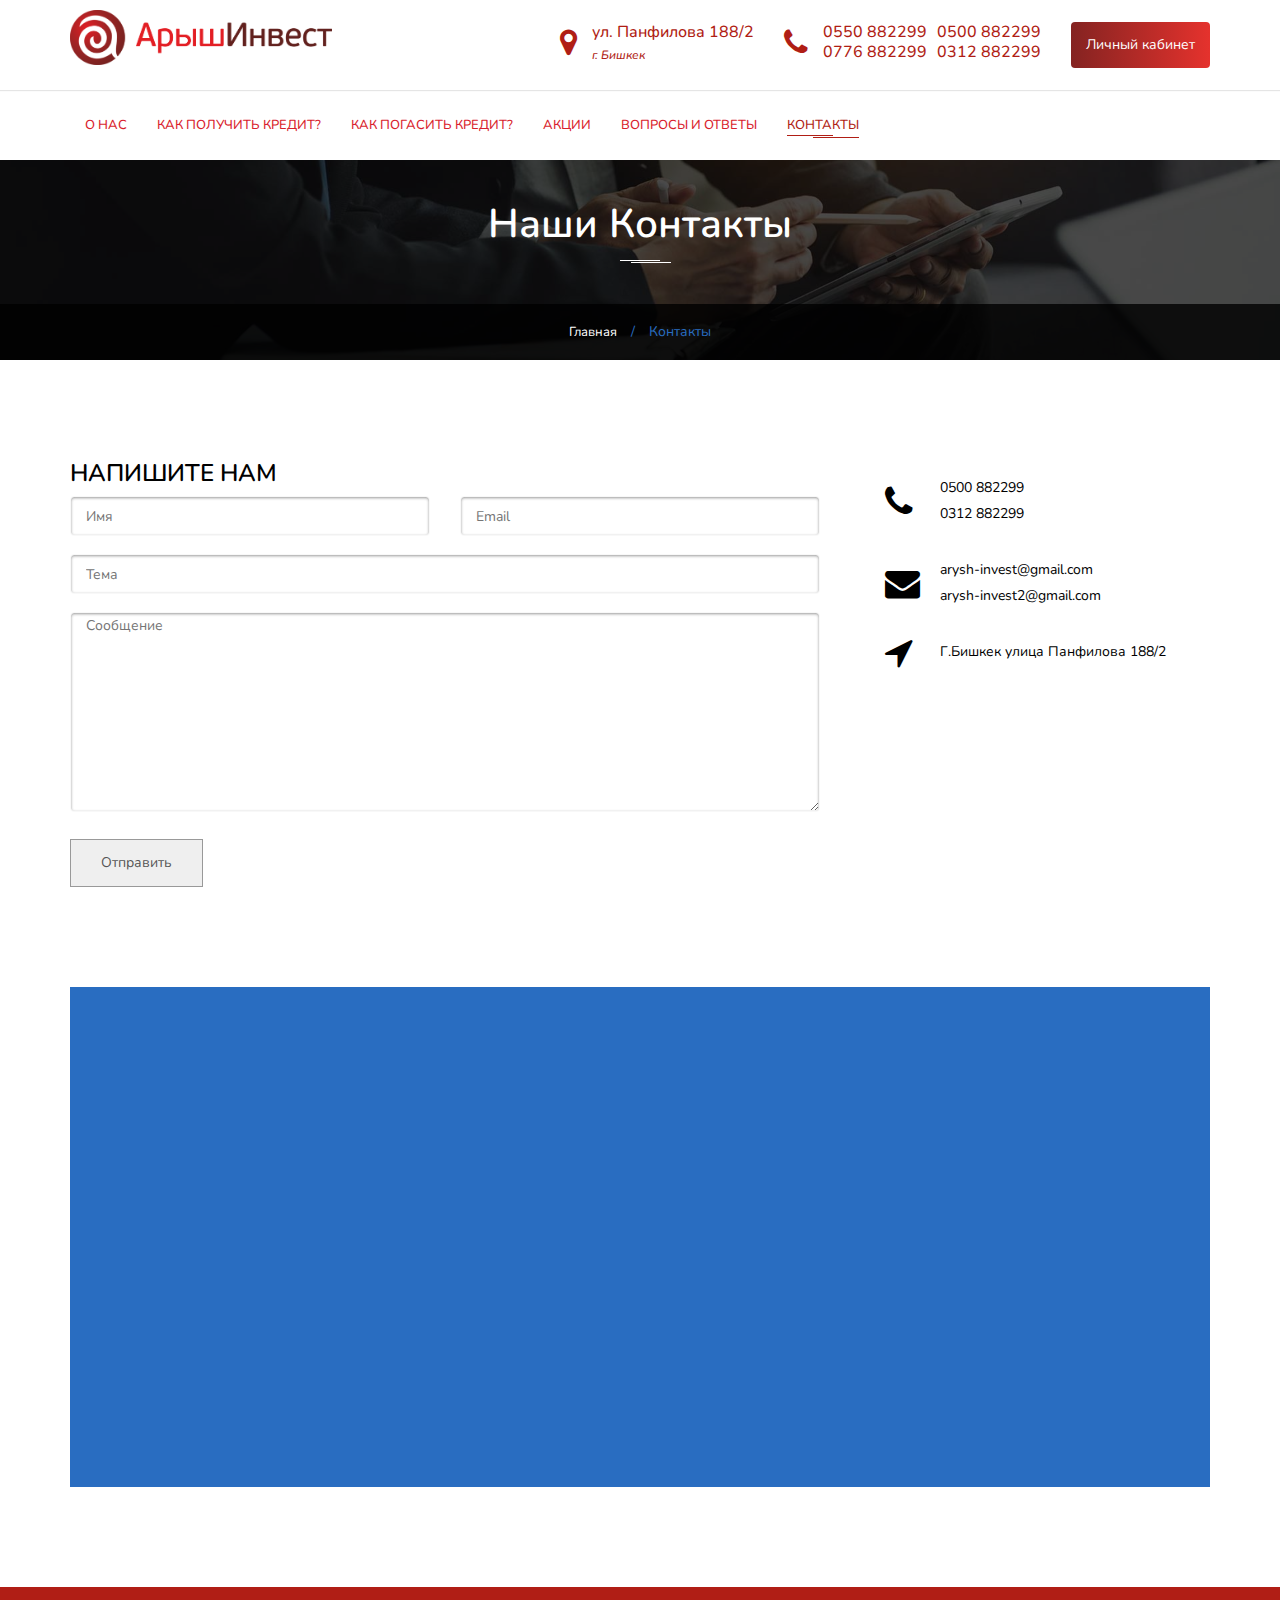
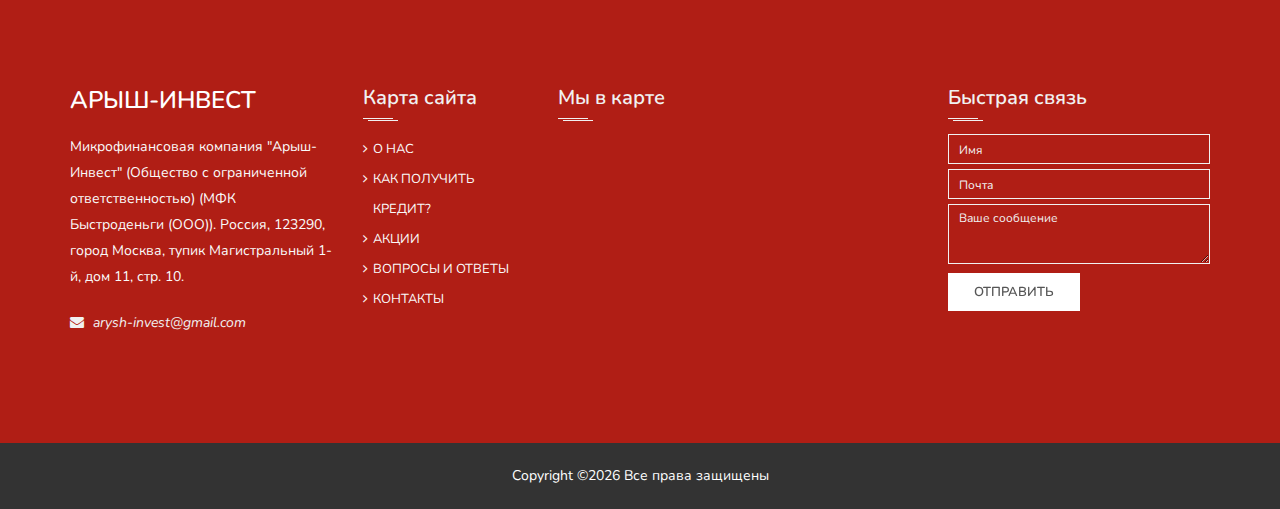
<file: contact.html>
<!doctype html>
<html class="no-js" lang="">
<head>
    <meta charset="utf-8">
    <meta http-equiv="x-ua-compatible" content="ie=edge">
    <title>АРЫШ-ИНВЕСТ</title>
    <meta name="description" content="">
    <meta name="viewport" content="width=device-width, initial-scale=1">

    <link rel="shortcut icon" type="image/png" href="assets/images/favicon.ico">
    <!-- Place favicon.ico in the root directory -->

    <!-- all css here -->
    <!-- bootstrap v3.3.7 css -->
    <link rel="stylesheet" href="assets/css/bootstrap.min.css">
    <!-- animate css -->
    <link rel="stylesheet" href="assets/css/animate.css">
    <!-- owl.carousel.2.0.0-beta.2.4 css -->
    <link rel="stylesheet" href="assets/css/owl.carousel.css">
    <!-- font-awesome v4.6.3 css -->
    <link rel="stylesheet" href="assets/css/font-awesome.min.css">
    <!-- magnific-popup.css -->
    <link rel="stylesheet" href="assets/css/magnific-popup.css">
    <!-- slicknav.min.css -->
    <link rel="stylesheet" href="assets/css/slicknav.min.css">
    <!-- style css -->
    <link rel="stylesheet" href="assets/css/styles.css">
    <!-- responsive css -->
    <link rel="stylesheet" href="assets/css/responsive.css">
    <!-- slider-range css -->
    <link rel="stylesheet" href="assets/css/range-slider.css">
    <!-- modernizr css -->
    <script src="assets/js/vendor/modernizr-2.8.3.min.js"></script>
</head>
<body>
<!--[if lt IE 8]>
<p class="browserupgrade">You are using an <strong>outdated</strong> browser. Please <a href="http://browsehappy.com/">upgrade
    your browser</a> to improve your experience.</p>
<![endif]-->

<!-- heared area start -->
<header class="header-area">
    <div class="header-middle bg-fff">
        <div class="container">
            <div class="row">
                <div class="col-md-3 hidden-xs col-sm-12">
                    <a href="index.html"><img src="assets/images/logo.png"></a>
                </div>
                <div class="hidden-md col-xs-12 hidden-sm hidden-lg flex-center">
                    <a href="index.html"><img src="assets/images/logo-mobile.png"></a>
                </div>
                <div class="col-md-9 hidden-sm hidden-xs">
                    <div class="header-middle-right">
                        <ul>
                            <li>
                                <div class="contact-icon">
                                    <i class="fa fa-map-marker"></i>
                                </div>
                                <div class="contact-info">
                                    <p>ул. Панфилова 188/2</p>
                                    <span>г. Бишкек</span>
                                </div>
                            </li>
                            <li>
                                <div class="contact-icon">
                                    <i class="fa fa-phone"></i>
                                </div>
                                <div class="contact-info">
                                    <p>0550 882299</p>
                                    <p>0776 882299</p>
                                </div>
                                <div style="padding-left: 10px" class="contact-info">
                                    <p>0500 882299</p>
                                    <p>0312 882299</p>
                                </div>
                            </li>
                            <li>
                                <button class="btn_cabinet">Личный кабинет</button>
                            </li>
                        </ul>
                    </div>
                </div>
            </div>
        </div>
    </div>
    <div class="header-bottom bg-fff">
        <div class="container">
            <div class="row">
                <!--<div class="hidden-md hidden-lg col-sm-8 col-xs-6"></div>-->
                <div class="col-md-10 hidden-sm hidden-xs">
                    <div class="mainmenu">
                        <ul id="navigation">
                            <li><a href="about.html">О НАС</i></a>
                            </li>
                            <li><a href="how_to_get.html">КАК ПОЛУЧИТЬ КРЕДИТ?</i></a>
                            </li>
                            <li><a href="how_to_repay.html">Как погасить кредит?</i></a>
                            </li>
                            <li><a href="#">АКЦИИ</i></a>
                            </li>
                            <li><a href="faq.html">ВОПРОСЫ И ОТВЕТЫ</i></a>
                            </li>
                            <li class="active"><a href="contact.html">КОНТАКТЫ</i></a>
                            </li>
                        </ul>
                    </div>
                </div>
                <div class="col-md-2 col-sm-2 col-xs-6 padding-none">
                    <div class="header-top-right text-center">
                        <ul>
                            <li><a target="_blank" href="https://www.facebook.com/AryshInvest.kg"><i
                                    class="fa fa-2x fa-facebook-square"></i></a></li>
                            <li><a target="_blank" href="https://www.instagram.com/aryshinvest/?r=nametag"><i
                                    class="fa fa-2x fa-instagram"></i></a></li>
                        </ul>
                    </div>
                </div>
                <div class="col-sm-2 clear col-xs-6 hidden-md hidden-lg">
                    <div class="responsive-menu-wrap floatright"></div>
                </div>
            </div>
        </div>
    </div>
</header>
<!-- heared area end  -->

<!-- breadcumb-area start -->
<div class="breadcumb-area black-opacity bg-img-8">
    <div class="container">
        <div class="row">
            <div class="col-xs-12">
                <div class="breadcumb-wrap">
                    <h2>Наши контакты</h2>
                </div>
            </div>
        </div>
    </div>
    <div class="breadcumb-menu">
        <div class="container">
            <div class="row">
                <div class="col-xs-12">
                    <ul>
                        <li><a href="index.html">Главная</a></li>
                        <li>/</li>
                        <li>Контакты</li>
                    </ul>
                </div>
            </div>
        </div>
    </div>
</div>
<!-- breadcumb-area end -->

<!-- contact-area start -->
<div class="contact-area ptb-100">
    <div class="container">
        <div class="row">
            <div class="col-md-8">
                <div class="contact-wrap form-style">
                    <h3>Напишите нам</h3>
                    <div class="cf-msg"></div>
                    <form action="#" method="post" id="cf">
                        <div class="row">
                            <div class="col-sm-6 col-xs-12">
                                <input type="text" placeholder="Имя" id="fname" name="fname">
                            </div>
                            <div class="col-sm-6 col-xs-12">
                                <input type="text" placeholder="Email" id="email" name="email">
                            </div>
                            <div class="col-xs-12">
                                <input type="text" placeholder="Тема" id="subject" name="subject">
                            </div>
                            <div class="col-xs-12">
                                <textarea class="contact-textarea" placeholder="Сообщение" id="msg"
                                          name="msg"></textarea>
                            </div>
                            <div class="col-xs-12">
                                <button id="submit" class="cont-submit btn-contact" name="submit">Отправить</button>
                            </div>
                        </div>
                    </form>
                </div>
            </div>
            <div class="col-md-4">
                <div class="contact-wrap">
                    <ul>
                        <li>
                            <i class="fa fa-phone"></i>
                            <p>0500 882299</p>
                            <p>0312 882299</p>
                        </li>
                        <li>
                            <i class="fa fa-envelope"></i>
                            <p>arysh-invest@gmail.com</p>
                            <p>arysh-invest2@gmail.com</p>
                        </li>
                        <li>
                            <i class="fa fa-location-arrow"></i>
                            Г.Бишкек улица Панфилова 188/2
                        </li>
                    </ul>
                </div>
            </div>
            <div class="col-xs-12">
                <div id="googleMap">
                    <iframe src="https://www.google.com/maps/embed?pb=!1m18!1m12!1m3!1d2923.56898497919!2d74.5991882148516!3d42.88194070997708!2m3!1f0!2f0!3f0!3m2!1i1024!2i768!4f13.1!3m3!1m2!1s0x389eb7e6f721f1af%3A0xb88ab4f63f34370e!2zMTg4INGD0LsuINCf0LDQvdGE0LjQu9C-0LLQsCwg0JHQuNGI0LrQtdC6!5e0!3m2!1sru!2skg!4v1600615097920!5m2!1sru!2skg"
                            frameborder="0" style="border:0;" allowfullscreen=""
                            aria-hidden="false" tabindex="0"></iframe>
                </div>
            </div>
        </div>
    </div>
</div>
<!-- contact-area end -->

<!-- footer-area start  -->
<footer>
    <div class="footer-top">
        <div class="container">
            <div class="row">
                <div class="col-md-3 col-sm-6 col-xs-12  col">
                    <div class="footer-widget footer-logo">
                        <h1>Арыш-Инвест</h1>
                        <p>Микрофинансовая компания "Арыш-Инвест" (Общество с ограниченной ответственностью) (МФК
                            Быстроденьги (ООО)). Россия, 123290, город Москва, тупик Магистральный 1-й, дом 11, стр.
                            10.</p>
                        <ul>
                            <li><i class="fa fa-envelope"></i> arysh-invest@gmail.com</li>
                        </ul>
                    </div>
                </div>
                <div class="col-md-2 col-sm-6 col-xs-12 col">
                    <div class="footer-widget footer-menu">
                        <h2>Карта сайта</h2>
                        <ul>
                            <li><a href="faq.html">О НАС</a></li>
                            <li><a href="about.html">КАК ПОЛУЧИТЬ КРЕДИТ?</a></li>
                            <li><a href="#">АКЦИИ</a></li>
                            <li><a href="">ВОПРОСЫ И ОТВЕТЫ</a></li>
                            <li><a href="#">КОНТАКТЫ</a></li>
                        </ul>
                    </div>
                </div>
                <div class="col-md-4 col-sm-6 col-xs-12 col">
                    <div class="footer-widget instagram-wrap">
                        <h2>Мы в карте</h2>
                        <iframe src="https://www.google.com/maps/embed?pb=!1m16!1m12!1m3!1d23396.52608613419!2d74.58219136825232!3d42.86090141598842!2m3!1f0!2f0!3f0!3m2!1i1024!2i768!4f13.1!2m1!1zMTg4LzIg0YPQu9C40YbQsCDQn9Cw0L3RhNC40LvQvtCy0LAsINCR0LjRiNC60LXQug!5e0!3m2!1sru!2skg!4v1596652772703!5m2!1sru!2skg"
                                width="300" height="200" frameborder="0" style="border:0;" allowfullscreen=""
                                aria-hidden="false" tabindex="0"></iframe>
                    </div>
                </div>
                <div class="col-md-3 col-sm-6 col-xs-12 col">
                    <div class="footer-widget quick-contact">
                        <h2>Быстрая связь</h2>
                        <form action="#">
                            <input type="text" placeholder="Имя">
                            <input type="email" placeholder="Почта">
                            <textarea name="massage" id="massage" cols="30" rows="10"
                                      placeholder="Ваше сообщение"></textarea>
                            <button type="button" name="button" class="btn-style">Отправить</button>
                        </form>
                    </div>
                </div>
            </div>
        </div>
    </div>
    <div class="footer-bottom text-center">
        <div class="container">
            <div class="row">
                <div class="col-xs-12">
                    Copyright &copy;<script>document.write(new Date().getFullYear());</script>
                    Все права защищены

                </div>
            </div>
        </div>
    </div>
</footer>
<!-- footer-area end  -->

<!-- all js here -->
<!-- jquery latest version -->
<script src="assets/js/vendor/jquery-1.12.4.min.js"></script>
<!-- bootstrap js -->
<script src="assets/js/bootstrap.min.js"></script>
<!-- owl.carousel.2.0.0-beta.2.4 css -->
<script src="assets/js/owl.carousel.min.js"></script>
<!-- counterup.main.js -->
<script src="assets/js/counterup.main.js"></script>
<!-- isotope.pkgd.min.js -->
<script src="assets/js/imagesloaded.pkgd.min.js"></script>
<!-- isotope.pkgd.min.js -->
<script src="assets/js/isotope.pkgd.min.js"></script>
<!-- jquery.waypoints.min.js -->
<script src="assets/js/jquery.waypoints.min.js"></script>
<!-- jquery.magnific-popup.min.js -->
<script src="assets/js/jquery.magnific-popup.min.js"></script>
<!-- jquery.slicknav.min.js -->
<script src="assets/js/jquery.slicknav.min.js"></script>
<!-- snake.min.js -->
<script src="assets/js/snake.min.js"></script>
<!-- wow js -->
<script src="assets/js/wow.min.js"></script>
<!-- plugins js -->
<script src="assets/js/plugins.js"></script>
<!-- main js -->
<script src="assets/js/scripts.js"></script>
<!-- credit calc js -->
<script src="assets/js/calc.js"></script>
</body>
</html>
</file>
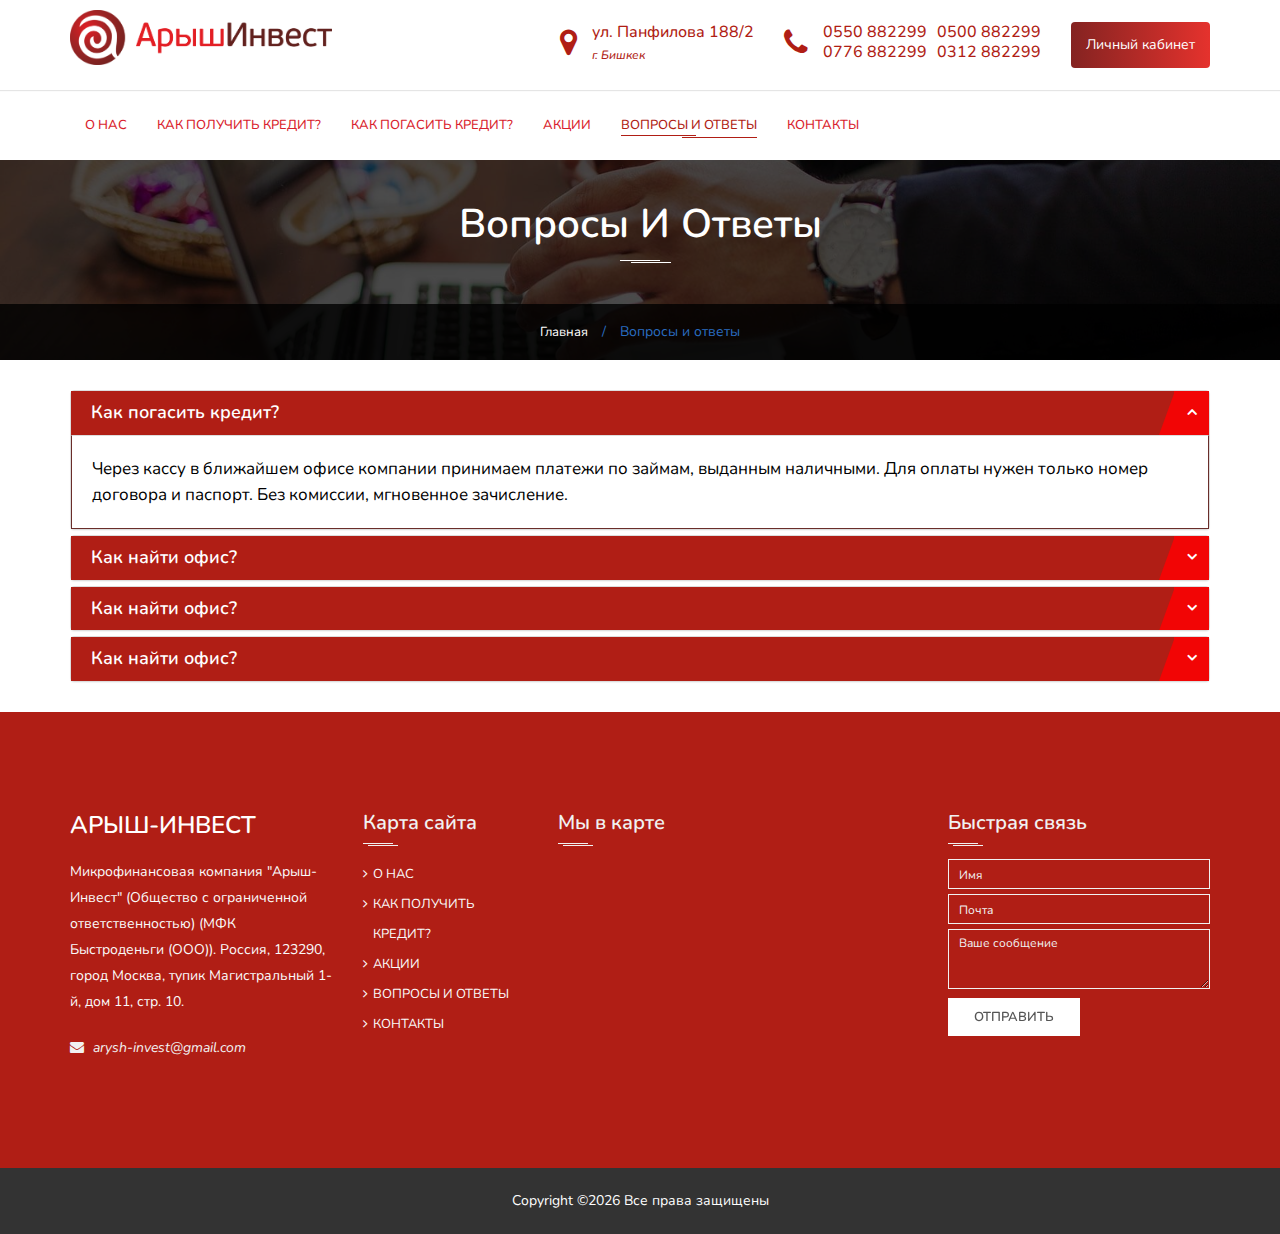
<file: faq.html>
<!doctype html>
<html class="no-js" lang="">
<head>
    <meta charset="utf-8">
    <meta http-equiv="x-ua-compatible" content="ie=edge">
    <title>АРЫШ-ИНВЕСТ</title>
    <meta name="description" content="">
    <meta name="viewport" content="width=device-width, initial-scale=1">

    <link rel="shortcut icon" type="image/png" href="assets/images/favicon.ico">
    <!-- Place favicon.ico in the root directory -->

    <!-- all css here -->
    <!-- bootstrap v3.3.7 css -->
    <link rel="stylesheet" href="assets/css/bootstrap.min.css">
    <!-- animate css -->
    <link rel="stylesheet" href="assets/css/animate.css">
    <!-- owl.carousel.2.0.0-beta.2.4 css -->
    <link rel="stylesheet" href="assets/css/owl.carousel.css">
    <!-- font-awesome v4.6.3 css -->
    <link rel="stylesheet" href="assets/css/font-awesome.min.css">
    <!-- magnific-popup.css -->
    <link rel="stylesheet" href="assets/css/magnific-popup.css">
    <!-- slicknav.min.css -->
    <link rel="stylesheet" href="assets/css/slicknav.min.css">
    <!-- style css -->
    <link rel="stylesheet" href="assets/css/styles.css">
    <!-- responsive css -->
    <link rel="stylesheet" href="assets/css/responsive.css">
    <!-- slider-range css -->
    <link rel="stylesheet" href="assets/css/range-slider.css">
    <!-- modernizr css -->
    <script src="assets/js/vendor/modernizr-2.8.3.min.js"></script>
</head>
<body>
<!--[if lt IE 8]>
<p class="browserupgrade">You are using an <strong>outdated</strong> browser. Please <a href="http://browsehappy.com/">upgrade
    your browser</a> to improve your experience.</p>
<![endif]-->
<!-- heared area start -->
<header class="header-area">
    <div class="header-middle bg-fff">
        <div class="container">
            <div class="row">
                <div class="col-md-3 hidden-xs col-sm-12">
                    <a href="index.html"><img src="assets/images/logo.png"></a>
                </div>
                <div class="hidden-md col-xs-12 hidden-sm hidden-lg flex-center">
                    <a href="index.html"><img src="assets/images/logo-mobile.png"></a>
                </div>
                <div class="col-md-9 hidden-sm hidden-xs">
                    <div class="header-middle-right">
                        <ul>
                            <li>
                                <div class="contact-icon">
                                    <i class="fa fa-map-marker"></i>
                                </div>
                                <div class="contact-info">
                                    <p>ул. Панфилова 188/2</p>
                                    <span>г. Бишкек</span>
                                </div>
                            </li>
                            <li>
                                <div class="contact-icon">
                                    <i class="fa fa-phone"></i>
                                </div>
                                <div class="contact-info">
                                    <p>0550 882299</p>
                                    <p>0776 882299</p>
                                </div>
                                <div style="padding-left: 10px" class="contact-info">
                                    <p>0500 882299</p>
                                    <p>0312 882299</p>
                                </div>
                            </li>
                            <li>
                                <button class="btn_cabinet">Личный кабинет</button>
                            </li>
                        </ul>
                    </div>
                </div>
            </div>
        </div>
    </div>
    <div class="header-bottom bg-fff">
        <div class="container">
            <div class="row">
                <!--<div class="hidden-md hidden-lg col-sm-8 col-xs-6"></div>-->
                <div class="col-md-10 hidden-sm hidden-xs">
                    <div class="mainmenu">
                        <ul id="navigation">
                            <li><a href="about.html">О НАС</i></a>
                            </li>
                            <li><a href="how_to_get.html">КАК ПОЛУЧИТЬ КРЕДИТ?</i></a>
                            </li>
                            <li><a href="how_to_repay.html">Как погасить кредит?</i></a>
                            </li>
                            <li><a href="#">АКЦИИ</i></a>
                            </li>
                            <li class="active"><a href="faq.html">ВОПРОСЫ И ОТВЕТЫ</i></a>
                            </li>
                            <li><a href="contact.html">КОНТАКТЫ</i></a>
                            </li>
                        </ul>
                    </div>
                </div>
                <div class="col-md-2 col-sm-2 col-xs-6 padding-none">
                    <div class="header-top-right text-center">
                        <ul>
                            <li><a target="_blank" href="https://www.facebook.com/AryshInvest.kg"><i
                                    class="fa fa-2x fa-facebook-square"></i></a></li>
                            <li><a target="_blank" href="https://www.instagram.com/aryshinvest/?r=nametag"><i
                                    class="fa fa-2x fa-instagram"></i></a></li>
                        </ul>
                    </div>
                </div>
                <div class="col-sm-2 clear col-xs-6 hidden-md hidden-lg">
                    <div class="responsive-menu-wrap floatright"></div>
                </div>
            </div>
        </div>
    </div>
</header>
<!-- heared area end  -->

<!-- breadcumb-area start -->
<div class="breadcumb-area black-opacity bg-img-5">
    <div class="container">
        <div class="row">
            <div class="col-xs-12">
                <div class="breadcumb-wrap">
                    <h2>Вопросы и ответы</h2>
                </div>
            </div>
        </div>
    </div>
    <div class="breadcumb-menu">
        <div class="container">
            <div class="row">
                <div class="col-xs-12">
                    <ul>
                        <li><a href="index.html">Главная</a></li>
                        <li>/</li>
                        <li>Вопросы и ответы</li>
                    </ul>
                </div>
            </div>
        </div>
    </div>
</div>
<!-- breadcumb-area end -->

<!-- faq-area start -->
<div class="faq-area ptb-30">
    <div class="container">
        <div class="row">
            <div class="col-md-12 col-xs-12">
                <div class="faq-wrap">
                    <div class="panel-group" id="accordion" role="tablist" aria-multiselectable="true">
                        <div class="panel panel-default">
                            <div class="panel-heading" id="headingOne">
                                <h4 class="panel-title">
                                    <a data-toggle="collapse" data-parent="#accordion" href="#collapseOne"
                                       aria-expanded="true" aria-controls="collapseOne">
                                        Как погасить кредит?
                                    </a>
                                </h4>
                            </div>
                            <div id="collapseOne" class="panel-collapse collapse in">
                                <div class="panel-body">
                                    <p>Через кассу в ближайшем офисе компании принимаем платежи по займам, выданным
                                        наличными. Для оплаты нужен только номер договора и паспорт. Без комиссии,
                                        мгновенное зачисление.</p>
                                </div>
                            </div>
                        </div>
                        <div class="panel panel-default">
                            <div class="panel-heading" id="headingTwo">
                                <h4 class="panel-title">
                                    <a class="collapsed" role="button" data-toggle="collapse" data-parent="#accordion"
                                       href="#collapseTwo" aria-expanded="false" aria-controls="collapseTwo">
                                        Как найти офис?
                                    </a>
                                </h4>
                            </div>
                            <div id="collapseTwo" class="panel-collapse collapse">
                                <div class="panel-body">
                                    <p>Через кассу в ближайшем офисе компании принимаем платежи по займам, выданным
                                        наличными. Для оплаты нужен только номер договора и паспорт. Без комиссии,
                                        мгновенное зачисление.</p>
                                </div>
                            </div>
                        </div>
                        <div class="panel panel-default">
                            <div class="panel-heading" id="headingThree">
                                <h4 class="panel-title">
                                    <a class="collapsed" role="button" data-toggle="collapse" data-parent="#accordion"
                                       href="#collapseThree" aria-expanded="false" aria-controls="collapseThree">
                                        Как найти офис?
                                    </a>
                                </h4>
                            </div>
                            <div id="collapseThree" class="panel-collapse collapse">
                                <div class="panel-body">
                                    <p>Через кассу в ближайшем офисе компании принимаем платежи по займам, выданным
                                        наличными. Для оплаты нужен только номер договора и паспорт. Без комиссии,
                                        мгновенное зачисление.</p>
                                </div>
                            </div>
                        </div>
                        <div class="panel panel-default">
                            <div class="panel-heading" id="headingFour">
                                <h4 class="panel-title">
                                    <a class="collapsed" role="button" data-toggle="collapse" data-parent="#accordion"
                                       href="#collapseFour" aria-expanded="false" aria-controls="collapseFour">
                                        Как найти офис?
                                    </a>
                                </h4>
                            </div>
                            <div id="collapseFour" class="panel-collapse collapse">
                                <div class="panel-body">
                                    <p>Через кассу в ближайшем офисе компании принимаем платежи по займам, выданным
                                        наличными. Для оплаты нужен только номер договора и паспорт. Без комиссии,
                                        мгновенное зачисление.</p>
                                </div>
                            </div>
                        </div>
                    </div>
                </div>
            </div>
        </div>
    </div>
</div>
<!-- faq-area end -->


<!-- modal call me start -->
<div class="modal fade" id="callme" role="dialog">
    <div class="modal-dialog">
        <!-- Modal content-->
        <div class="modal-content bg-4">
            <div class="modal-header">
                <button type="button" class="close" data-dismiss="modal">&times;</button>
                <h2 class="modal-title">Заказать обратный звонок</h2>
                <p>Оставьте свои контактные данные, и мы скоро свяжемся с вами</p>
            </div>
            <div class="modal-body form-style">
                <form action="javascript:void(0)" id="callmeForm">
                    <div class="row">
                        <div id="modal-forms">
                            <div class="col-xs-12">
                                <span>Имя</span>
                                <input type="text" placeholder="Введите имя" id="name" name="name" required>
                            </div>
                            <div class="col-xs-12">
                                <span>Телефон номер</span>
                                <input type="text" placeholder="Введите тел номер" id="phone" name="phone" required>
                            </div>
                            <div class="col-xs-12">
                                <button onclick="callme()" class="btn btn-block add_appl_btn">Отправить</button>
                            </div>
                        </div>
                        <div class="col-xs-12">
                            <p class="text-center" id="error" style="color: red;"></p>
                            <p class="text-center" id="success_feedback" style="color: #0aa26a;"></p>
                        </div>
                    </div>
            </div>
            <div class="modal-footer">
                <button type="button" class="btn btn-default" data-dismiss="modal">Закрыть</button>
            </div>
            </form>
        </div>

    </div>
</div>
<!-- modal call me end -->

<!-- footer-area start  -->
<footer>
    <div class="footer-top">
        <div class="container">
            <div class="row">
                <div class="col-md-3 col-sm-6 col-xs-12  col">
                    <div class="footer-widget footer-logo">
                        <h1>Арыш-Инвест</h1>
                        <p>Микрофинансовая компания "Арыш-Инвест" (Общество с ограниченной ответственностью) (МФК
                            Быстроденьги (ООО)). Россия, 123290, город Москва, тупик Магистральный 1-й, дом 11, стр.
                            10.</p>
                        <ul>
                            <li><i class="fa fa-envelope"></i> arysh-invest@gmail.com</li>
                        </ul>
                    </div>
                </div>
                <div class="col-md-2 col-sm-6 col-xs-12 col">
                    <div class="footer-widget footer-menu">
                        <h2>Карта сайта</h2>
                        <ul>
                            <li><a href="faq.html">О НАС</a></li>
                            <li><a href="about.html">КАК ПОЛУЧИТЬ КРЕДИТ?</a></li>
                            <li><a href="#">АКЦИИ</a></li>
                            <li><a href="">ВОПРОСЫ И ОТВЕТЫ</a></li>
                            <li><a href="#">КОНТАКТЫ</a></li>
                        </ul>
                    </div>
                </div>
                <div class="col-md-4 col-sm-6 col-xs-12 col">
                    <div class="footer-widget instagram-wrap">
                        <h2>Мы в карте</h2>
                        <iframe src="https://www.google.com/maps/embed?pb=!1m16!1m12!1m3!1d23396.52608613419!2d74.58219136825232!3d42.86090141598842!2m3!1f0!2f0!3f0!3m2!1i1024!2i768!4f13.1!2m1!1zMTg4LzIg0YPQu9C40YbQsCDQn9Cw0L3RhNC40LvQvtCy0LAsINCR0LjRiNC60LXQug!5e0!3m2!1sru!2skg!4v1596652772703!5m2!1sru!2skg"
                                width="300" height="200" frameborder="0" style="border:0;" allowfullscreen=""
                                aria-hidden="false" tabindex="0"></iframe>
                    </div>
                </div>
                <div class="col-md-3 col-sm-6 col-xs-12 col">
                    <div class="footer-widget quick-contact">
                        <h2>Быстрая связь</h2>
                        <form action="#">
                            <input type="text" placeholder="Имя">
                            <input type="email" placeholder="Почта">
                            <textarea name="massage" id="massage" cols="30" rows="10" placeholder="Ваше сообщение"></textarea>
                            <button type="button" name="button" class="btn-style">Отправить</button>
                        </form>
                    </div>
                </div>
            </div>
        </div>
    </div>
    <div class="footer-bottom text-center">
        <div class="container">
            <div class="row">
                <div class="col-xs-12">
                    Copyright &copy;<script>document.write(new Date().getFullYear());</script>
                    Все права защищены

                </div>
            </div>
        </div>
    </div>
</footer>
<!-- footer-area end  -->

<!-- all js here -->
<!-- jquery latest version -->
<script src="assets/js/vendor/jquery-1.12.4.min.js"></script>
<!-- bootstrap js -->
<script src="assets/js/bootstrap.min.js"></script>
<!-- owl.carousel.2.0.0-beta.2.4 css -->
<script src="assets/js/owl.carousel.min.js"></script>
<!-- counterup.main.js -->
<script src="assets/js/counterup.main.js"></script>
<!-- isotope.pkgd.min.js -->
<script src="assets/js/imagesloaded.pkgd.min.js"></script>
<!-- isotope.pkgd.min.js -->
<script src="assets/js/isotope.pkgd.min.js"></script>
<!-- jquery.waypoints.min.js -->
<script src="assets/js/jquery.waypoints.min.js"></script>
<!-- jquery.magnific-popup.min.js -->
<script src="assets/js/jquery.magnific-popup.min.js"></script>
<!-- jquery.slicknav.min.js -->
<script src="assets/js/jquery.slicknav.min.js"></script>
<!-- snake.min.js -->
<script src="assets/js/snake.min.js"></script>
<!-- wow js -->
<script src="assets/js/wow.min.js"></script>
<!-- plugins js -->
<script src="assets/js/plugins.js"></script>
<!-- main js -->
<script src="assets/js/scripts.js"></script>
<!-- credit calc js -->
<script src="assets/js/calc.js"></script>
</body>
</html>
</file>
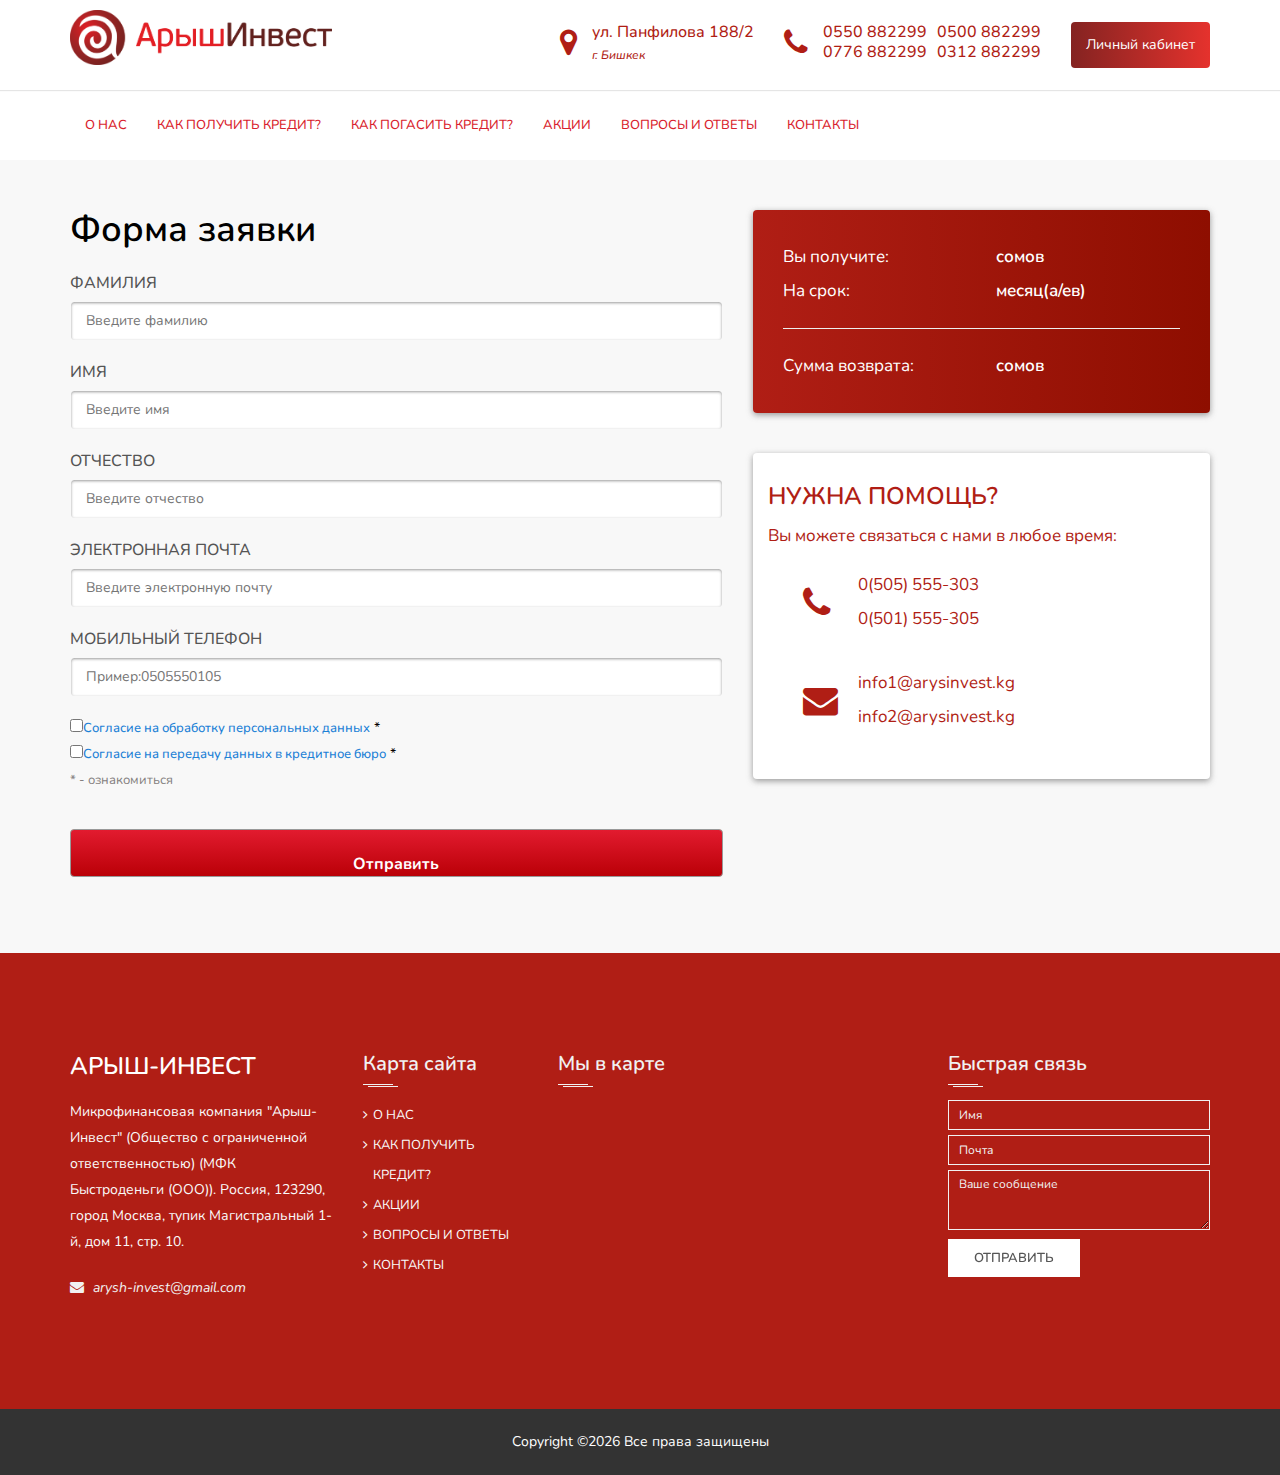
<file: form.html>
<!doctype html>
<html class="no-js" lang="">
<head>
    <meta charset="utf-8">
    <meta http-equiv="x-ua-compatible" content="ie=edge">
    <title>АРЫШ-ИНВЕСТ</title>
    <meta name="description" content="">
    <meta name="viewport" content="width=device-width, initial-scale=1">

    <link rel="shortcut icon" type="image/png" href="assets/images/favicon.ico">
    <!-- Place favicon.ico in the root directory -->

    <!-- all css here -->
    <!-- bootstrap v3.3.7 css -->
    <link rel="stylesheet" href="assets/css/bootstrap.min.css">
    <!-- animate css -->
    <link rel="stylesheet" href="assets/css/animate.css">
    <!-- owl.carousel.2.0.0-beta.2.4 css -->
    <link rel="stylesheet" href="assets/css/owl.carousel.css">
    <!-- font-awesome v4.6.3 css -->
    <link rel="stylesheet" href="assets/css/font-awesome.min.css">
    <!-- magnific-popup.css -->
    <link rel="stylesheet" href="assets/css/magnific-popup.css">
    <!-- slicknav.min.css -->
    <link rel="stylesheet" href="assets/css/slicknav.min.css">
    <!-- style css -->
    <link rel="stylesheet" href="assets/css/styles.css">
    <!-- responsive css -->
    <link rel="stylesheet" href="assets/css/responsive.css">
    <!-- slider-range css -->
    <link rel="stylesheet" href="assets/css/range-slider.css">
    <!-- modernizr css -->
    <script src="assets/js/vendor/modernizr-2.8.3.min.js"></script>
</head>
<body>
<!--[if lt IE 8]>
<p class="browserupgrade">You are using an <strong>outdated</strong> browser. Please <a href="http://browsehappy.com/">upgrade
    your browser</a> to improve your experience.</p>
<![endif]-->

<!-- heared area start -->
<header class="header-area">
    <div class="header-middle bg-fff">
        <div class="container">
            <div class="row">
                <div class="col-md-3 hidden-xs col-sm-12">
                    <a href="index.html"><img src="assets/images/logo.png"></a>
                </div>
                <div class="hidden-md col-xs-12 hidden-sm hidden-lg flex-center">
                    <a href="index.html"><img src="assets/images/logo-mobile.png"></a>
                </div>
                <div class="col-md-9 hidden-sm hidden-xs">
                    <div class="header-middle-right">
                        <ul>
                            <li>
                                <div class="contact-icon">
                                    <i class="fa fa-map-marker"></i>
                                </div>
                                <div class="contact-info">
                                    <p>ул. Панфилова 188/2</p>
                                    <span>г. Бишкек</span>
                                </div>
                            </li>
                            <li>
                                <div class="contact-icon">
                                    <i class="fa fa-phone"></i>
                                </div>
                                <div class="contact-info">
                                    <p>0550 882299</p>
                                    <p>0776 882299</p>
                                </div>
                                <div style="padding-left: 10px" class="contact-info">
                                    <p>0500 882299</p>
                                    <p>0312 882299</p>
                                </div>
                            </li>
                            <li>
                                <button class="btn_cabinet">Личный кабинет</button>
                            </li>
                        </ul>
                    </div>
                </div>
            </div>
        </div>
    </div>
    <div class="header-bottom bg-fff">
        <div class="container">
            <div class="row">
                <!--<div class="hidden-md hidden-lg col-sm-8 col-xs-6"></div>-->
                <div class="col-md-10 hidden-sm hidden-xs">
                    <div class="mainmenu">
                        <ul id="navigation">
                            <li><a href="about.html">О НАС</i></a>
                            </li>
                            <li><a href="how_to_get.html">КАК ПОЛУЧИТЬ КРЕДИТ?</i></a>
                            </li>
                            <li><a href="how_to_repay.html">Как погасить кредит?</i></a>
                            </li>
                            <li><a href="#">АКЦИИ</i></a>
                            </li>
                            <li><a href="faq.html">ВОПРОСЫ И ОТВЕТЫ</i></a>
                            </li>
                            <li><a href="contact.html">КОНТАКТЫ</i></a>
                            </li>
                        </ul>
                    </div>
                </div>
                <div class="col-md-2 col-sm-2 col-xs-6 padding-none">
                    <div class="header-top-right text-center">
                        <ul>
                            <li><a target="_blank" href="https://www.facebook.com/AryshInvest.kg"><i
                                    class="fa fa-2x fa-facebook-square"></i></a></li>
                            <li><a target="_blank" href="https://www.instagram.com/aryshinvest/?r=nametag"><i
                                    class="fa fa-2x fa-instagram"></i></a></li>
                        </ul>
                    </div>
                </div>
                <div class="col-sm-2 clear col-xs-6 hidden-md hidden-lg">
                    <div class="responsive-menu-wrap floatright"></div>
                </div>
            </div>
        </div>
    </div>
</header>
<!-- heared area end  -->

<!-- form start -->
<div class="contact-area bg-4" style="padding-top: 50px;padding-bottom: 50px;">
    <div class="container">
        <div class="row">
            <div class="col-md-7">
                <div class="appl-block contact-wrap form-style">
                    <h1>Форма заявки</h1>
                    <div class="cf-msg"></div>
                    <form action="javascript:void(0)" id="creditApplForm">
                        <div class="row">
                            <div id="modal-appl-forms">
                                <div class="col-xs-12">
                                    <span>Фамилия</span>
                                    <input type="text" placeholder="Введите фамилию" id="f" name="f" required>
                                </div>
                                <div class="col-xs-12">
                                    <span>Имя</span>
                                    <input type="text" placeholder="Введите имя" id="i" name="i" required>
                                </div>
                                <div class="col-xs-12">
                                    <span>Отчество</span>
                                    <input type="text" placeholder="Введите отчество" id="o" name="o" required>
                                </div>
                                <div class="col-xs-12">
                                    <span>Электронная почта</span>
                                    <input type="email" placeholder="Введите электронную почту" id="email" name="email"
                                    >
                                </div>
                                <div class="col-xs-12">
                                    <span>Мобильный телефон</span>
                                    <input type="number" placeholder="Пример:0505550105" id="num" name="num" required>
                                </div>
                                <div class="col-xs-12">
                                    <p><input type="checkbox" name="yes1" value="yes1"><a data-toggle="modal"
                                                                                          data-target="#print-data-1"
                                                                                          class="link-data"
                                                                                          href="javascript:void(0)">Согласие
                                        на обработку
                                        персональных данных</a> *</p>
                                    <p><input type="checkbox" name="yes2" value="yes2"><a
                                            data-toggle="modal" data-target="#print-data-2" class="link-data"
                                            href="javascript:void(0)">Согласие на передачу данных в
                                        кредитное бюро</a> *</p>
                                    <p style="color: #848080;font-size: 13px;">* - ознакомиться</p>
                                    <br>
                                </div>
                            </div>
                            <input type="hidden" name="summ" value="<?=$summCredit?>">
                            <input type="hidden" name="srok" value="<?=$srokCredit?>">
                            <input type="hidden" name="product" value="<?=$product?>">
                            <div class="col-xs-12">
                                <h4 class="alert-success text-center" style="color:green" id="succes"></h4>
                                <p class="alert-danger" id="error"></p>
                            </div>
                            <div class="col-xs-12">
                                <button onclick="getCredit()" class="btn btn-block add_appl_btn">Отправить</button>
                            </div>
                        </div>
                    </form>
                </div>
            </div>
            <div class="col-md-5">
                <div class="contact-wrap">
                    <div class="appl appl-inf bg-5">
                        <div class="row">
                            <div class="col-sm-6">
                                <p>Вы получите:</p>
                            </div>
                            <div class="col-sm-6">
                                <p style="font-weight: 600;"><strong><?=$summCredit?></strong> cомов</p>
                            </div>
                        </div>
                        <div class="row">
                            <div class="col-sm-6">
                                <p>На срок:</p>
                            </div>
                            <div class="col-sm-6">
                                <p style="font-weight: 600;"><strong><?=$srokCredit?></strong> месяц(а/ев)</p>
                            </div>
                        </div>
                        <hr>
                        <div class="row">
                            <div class="col-sm-6">
                                <p>Сумма возврата:</p>
                            </div>
                            <div class="col-sm-6">
                                <p style="font-weight: 600;"><strong><?=$summaVozvrata?></strong> cомов</p>
                            </div>
                        </div>
                    </div>
                    <div class="appl appl-help bg-fff">
                        <div class="row">
                            <h3 class="color-them">Нужна помощь?</h3>
                            <p class="color-them">Вы можете связаться с нами в любое время:</p>
                        </div>
                        <div class="row">
                            <ul>
                                <li class="color-them">
                                    <i class="fa fa-phone"></i>
                                    <p class="color-them">0(505) 555-303</p>
                                    <p class="color-them">0(501) 555-305</p>
                                </li>
                                <li>
                                    <i class="fa fa-envelope color-them"></i>
                                    <p class="color-them">info1@arysinvest.kg</p>
                                    <p class="color-them">info2@arysinvest.kg</p>
                                </li>
                            </ul>
                        </div>
                    </div>
                </div>
            </div>
        </div>
    </div>
    <br>
</div>
<!-- form end -->

<!-- modal согласия на обработку персонлаьных данных start -->
<div class="modal fade" id="print-data-1" role="dialog">
    <div class="modal-dialog">
        <!-- Modal content-->
        <div class="modal-content bg-4">
            <div class="modal-header">
                <button type="button" class="close" data-dismiss="modal">&times;</button>
                <h4 class="modal-title text-center">Согласие на обработку персональных данных</h4>
            </div>
            <div class="modal-body form-style">
                <p id="print-content-1">
                    Я,____________________________________________________________, паспорт серии ____________, выданный
                    ____________ от _________________, проживающий (-ая) по адресу:
                    ______________________________________, свободно, осознанно, по своей воле даю согласие ОсОО МКК
                    “Арыш Инвест на обработку, а также на передачу моих персональных данных: (изображение лица, ПИН,
                    фамилия, имя, отчество, пол, дата рождения, номер документа, дата выдачи, срок действия документа,
                    адрес регистрации, семейное положение).
                    <br>
                    Вышеуказанные персональные данные предоставляю для обработки в целях получения кредита в ОсОО МКК
                    “Арыш Инвест.
                    Я ознакомлен(а) с тем, что:
                    1) согласие на обработку персональных данных действует с даты подписания настоящего согласия в
                    течение всего срока кредита и хранения данных о полученном кредите в соответствии с
                    законодательством Кыргызской Республики;
                    2) согласие на обработку персональных данных может быть отозвано на основании письменного заявления
                    в произвольной форме;
                    3) в случае отзыва согласия на обработку персональных данных обработка моих персональных данных
                    полностью или частично может быть продолжена в соответствии со статьями 5 и 15 Закона Кыргызской
                    Республики "Об информации персонального характера".
                    <br>
                    <br>
                    Дата начала обработки персональных данных: «______»__________________ 20___ г.

                    ____________________________________________________ /________________
                    /ФИО/ /дата/
                </p>
                <div class="modal-footer">
                    <button type="button" class="btn btn-default" data-dismiss="modal">Закрыть</button>
                    <button onclick="сallPrint('print-content-1')" type="button" class="btn btn-default"><i class="fa fa-print"></i> Распечатать</button>
                </div>
            </div>
        </div>
    </div>
</div>
<!-- modal согласия на обработку персонлаьных данных end -->

<!-- modal согласия на киб start -->
<div class="modal fade" id="print-data-2" role="dialog">
    <div class="modal-dialog">
        <!-- Modal content-->
        <div class="modal-content bg-4">
            <div class="modal-header">
                <button type="button" class="close" data-dismiss="modal">&times;</button>
                <h4 class="modal-title text-center">Согласие на передачу данных в кредитное бюро</h4>
            </div>
            <div class="modal-body form-style">
                <p id="print-content-2">
                    Я,____________________________________________________________, паспорт серии ____________, выданный
                    ____________ от _________________, проживающий (-ая) по адресу:
                    ______________________________________, как Клиент ОсОО МКК “Арыш Инвест, настоящим даю свое
                    согласие на предоставление и/или получение уполномоченными сотрудниками ОсОО МКК “Арыш Инвест любых
                    сведений обо мне в/из ЗАО Кредитного бюро “Ищеним”, осуществляющее формирование кредитных историй и
                    их обмен между финансово кредитными учреждениями и иными юридическими/физическими лицами, в целях
                    снижения рисков (в том числе кредитных), недопущения перезадолженности и упрощения процедуры
                    рассмотрения и предоставления кредита/займа. К данным сведениям могут относиться сведения обо мне
                    как клиента ОсОО МКК “Арыш Инвест, сведения по кредитам (вид кредита, сумма кредита, роль субъекта,
                    дата подачи заявления, подробные сведения об истории выплат, непогашенный остаток, сумма дефолта и
                    общая сумма долга по данному счету, сведения о поручителях/гарантах, залогодателях и других лиц, у
                    которых образовались или имеются обязательства перед Поставщиками информации и др.сведения),
                    полученным мною в ОсОО МКК “Арыш Инвест, сведения о мерах, предпринятых в отношении меня в связи с
                    неисполнением или ненадлежащим исполнением своих обязательств по кредитам и иные сведения, ставшие
                    известными ОсОО МКК “Арыш Инвест в период рассмотрения и оформления документов в процессе выдачи и
                    погашения кредита. При этом со стороны ОсОО МКК “Арыш Инвест гарантируется строгая
                    конфиденциальность использования всей информации, предоставленной c моей стороны. Также я
                    ознакомлен(а) с тем, что данный документ не влечет за собой обязательств ФКУ по выдаче кредита.
                    <br>
                    <br>
                    Дата заполнения и подписания заявления-согласия: «______»_______________ 20___ г.
                    _______________________________________ /________________
                    /ФИО/ /дата/

                </p>
                <div class="modal-footer">
                    <button type="button" class="btn btn-default" data-dismiss="modal">Закрыть</button>
                    <button onclick="сallPrint('print-content-2')" type="button" class="btn btn-default"><i class="fa fa-print"></i> Распечатать</button>
                </div>
            </div>

        </div>
    </div>
</div>
<!-- modal согласия на киб end -->

<!-- footer-area start  -->
<footer>
    <div class="footer-top">
        <div class="container">
            <div class="row">
                <div class="col-md-3 col-sm-6 col-xs-12  col">
                    <div class="footer-widget footer-logo">
                        <h1>Арыш-Инвест</h1>
                        <p>Микрофинансовая компания "Арыш-Инвест" (Общество с ограниченной ответственностью) (МФК
                            Быстроденьги (ООО)). Россия, 123290, город Москва, тупик Магистральный 1-й, дом 11, стр.
                            10.</p>
                        <ul>
                            <li><i class="fa fa-envelope"></i> arysh-invest@gmail.com</li>
                        </ul>
                    </div>
                </div>
                <div class="col-md-2 col-sm-6 col-xs-12 col">
                    <div class="footer-widget footer-menu">
                        <h2>Карта сайта</h2>
                        <ul>
                            <li><a href="faq.html">О НАС</a></li>
                            <li><a href="about.html">КАК ПОЛУЧИТЬ КРЕДИТ?</a></li>
                            <li><a href="#">АКЦИИ</a></li>
                            <li><a href="">ВОПРОСЫ И ОТВЕТЫ</a></li>
                            <li><a href="#">КОНТАКТЫ</a></li>
                        </ul>
                    </div>
                </div>
                <div class="col-md-4 col-sm-6 col-xs-12 col">
                    <div class="footer-widget instagram-wrap">
                        <h2>Мы в карте</h2>
                        <iframe src="https://www.google.com/maps/embed?pb=!1m16!1m12!1m3!1d23396.52608613419!2d74.58219136825232!3d42.86090141598842!2m3!1f0!2f0!3f0!3m2!1i1024!2i768!4f13.1!2m1!1zMTg4LzIg0YPQu9C40YbQsCDQn9Cw0L3RhNC40LvQvtCy0LAsINCR0LjRiNC60LXQug!5e0!3m2!1sru!2skg!4v1596652772703!5m2!1sru!2skg"
                                width="300" height="200" frameborder="0" style="border:0;" allowfullscreen=""
                                aria-hidden="false" tabindex="0"></iframe>
                    </div>
                </div>
                <div class="col-md-3 col-sm-6 col-xs-12 col">
                    <div class="footer-widget quick-contact">
                        <h2>Быстрая связь</h2>
                        <form action="#">
                            <input type="text" placeholder="Имя">
                            <input type="email" placeholder="Почта">
                            <textarea name="massage" id="massage" cols="30" rows="10" placeholder="Ваше сообщение"></textarea>
                            <button type="button" name="button" class="btn-style">Отправить</button>
                        </form>
                    </div>
                </div>
            </div>
        </div>
    </div>
    <div class="footer-bottom text-center">
        <div class="container">
            <div class="row">
                <div class="col-xs-12">
                    Copyright &copy;<script>document.write(new Date().getFullYear());</script>
                    Все права защищены

                </div>
            </div>
        </div>
    </div>
</footer>
<!-- footer-area end  -->

<!-- all js here -->
<!-- jquery latest version -->
<script src="assets/js/vendor/jquery-1.12.4.min.js"></script>
<!-- bootstrap js -->
<script src="assets/js/bootstrap.min.js"></script>
<!-- owl.carousel.2.0.0-beta.2.4 css -->
<script src="assets/js/owl.carousel.min.js"></script>
<!-- counterup.main.js -->
<script src="assets/js/counterup.main.js"></script>
<!-- isotope.pkgd.min.js -->
<script src="assets/js/imagesloaded.pkgd.min.js"></script>
<!-- isotope.pkgd.min.js -->
<script src="assets/js/isotope.pkgd.min.js"></script>
<!-- jquery.waypoints.min.js -->
<script src="assets/js/jquery.waypoints.min.js"></script>
<!-- jquery.magnific-popup.min.js -->
<script src="assets/js/jquery.magnific-popup.min.js"></script>
<!-- jquery.slicknav.min.js -->
<script src="assets/js/jquery.slicknav.min.js"></script>
<!-- snake.min.js -->
<script src="assets/js/snake.min.js"></script>
<!-- wow js -->
<script src="assets/js/wow.min.js"></script>
<!-- plugins js -->
<script src="assets/js/plugins.js"></script>
<!-- main js -->
<script src="assets/js/scripts.js"></script>
<!-- credit calc js -->
<script src="assets/js/calc.js"></script>
</body>
</html>
</file>
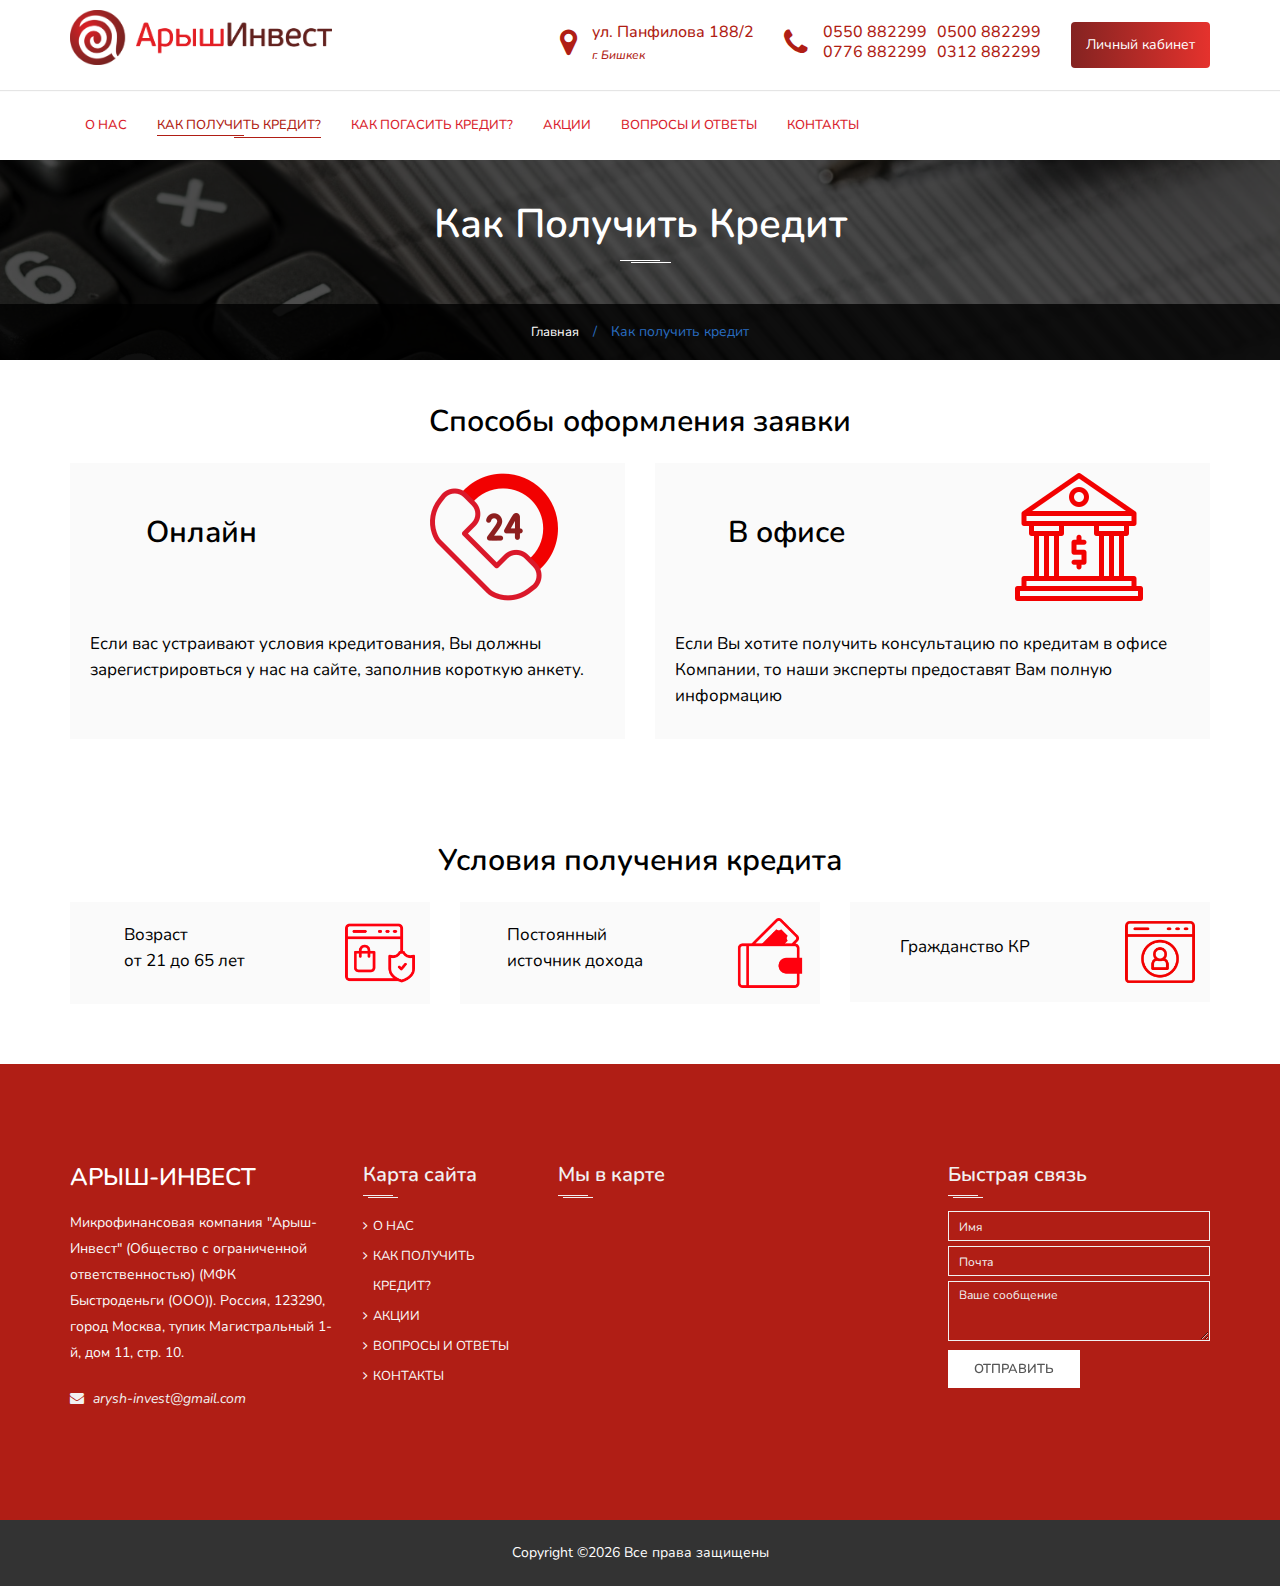
<file: how_to_get.html>
<!doctype html>
<html class="no-js" lang="">
<head>
    <meta charset="utf-8">
    <meta http-equiv="x-ua-compatible" content="ie=edge">
    <title>АРЫШ-ИНВЕСТ</title>
    <meta name="description" content="">
    <meta name="viewport" content="width=device-width, initial-scale=1">

    <link rel="shortcut icon" type="image/png" href="assets/images/favicon.ico">
    <!-- Place favicon.ico in the root directory -->

    <!-- all css here -->
    <!-- bootstrap v3.3.7 css -->
    <link rel="stylesheet" href="assets/css/bootstrap.min.css">
    <!-- animate css -->
    <link rel="stylesheet" href="assets/css/animate.css">
    <!-- owl.carousel.2.0.0-beta.2.4 css -->
    <link rel="stylesheet" href="assets/css/owl.carousel.css">
    <!-- font-awesome v4.6.3 css -->
    <link rel="stylesheet" href="assets/css/font-awesome.min.css">
    <!-- magnific-popup.css -->
    <link rel="stylesheet" href="assets/css/magnific-popup.css">
    <!-- slicknav.min.css -->
    <link rel="stylesheet" href="assets/css/slicknav.min.css">
    <!-- style css -->
    <link rel="stylesheet" href="assets/css/styles.css">
    <!-- responsive css -->
    <link rel="stylesheet" href="assets/css/responsive.css">
    <!-- slider-range css -->
    <link rel="stylesheet" href="assets/css/range-slider.css">
    <!-- modernizr css -->
    <script src="assets/js/vendor/modernizr-2.8.3.min.js"></script>
</head>
<body>
<!--[if lt IE 8]>
<p class="browserupgrade">You are using an <strong>outdated</strong> browser. Please <a href="http://browsehappy.com/">upgrade
    your browser</a> to improve your experience.</p>
<![endif]-->

<!-- heared area start -->
<header class="header-area">
    <div class="header-middle bg-fff">
        <div class="container">
            <div class="row">
                <div class="col-md-3 hidden-xs col-sm-12">
                    <a href="index.html"><img src="assets/images/logo.png"></a>
                </div>
                <div class="hidden-md col-xs-12 hidden-sm hidden-lg flex-center">
                    <a href="index.html"><img src="assets/images/logo-mobile.png"></a>
                </div>
                <div class="col-md-9 hidden-sm hidden-xs">
                    <div class="header-middle-right">
                        <ul>
                            <li>
                                <div class="contact-icon">
                                    <i class="fa fa-map-marker"></i>
                                </div>
                                <div class="contact-info">
                                    <p>ул. Панфилова 188/2</p>
                                    <span>г. Бишкек</span>
                                </div>
                            </li>
                            <li>
                                <div class="contact-icon">
                                    <i class="fa fa-phone"></i>
                                </div>
                                <div class="contact-info">
                                    <p>0550 882299</p>
                                    <p>0776 882299</p>
                                </div>
                                <div style="padding-left: 10px" class="contact-info">
                                    <p>0500 882299</p>
                                    <p>0312 882299</p>
                                </div>
                            </li>
                            <li>
                                <button class="btn_cabinet">Личный кабинет</button>
                            </li>
                        </ul>
                    </div>
                </div>
            </div>
        </div>
    </div>
    <div class="header-bottom bg-fff">
        <div class="container">
            <div class="row">
                <!--<div class="hidden-md hidden-lg col-sm-8 col-xs-6"></div>-->
                <div class="col-md-10 hidden-sm hidden-xs">
                    <div class="mainmenu">
                        <ul id="navigation">
                            <li><a href="about.html">О НАС</i></a>
                            </li>
                            <li class="active"><a href="how_to_get.html">КАК ПОЛУЧИТЬ КРЕДИТ?</i></a>
                            </li>
                            <li><a href="how_to_repay.html">Как погасить кредит?</i></a>
                            </li>
                            <li><a href="#">АКЦИИ</i></a>
                            </li>
                            <li><a href="faq.html">ВОПРОСЫ И ОТВЕТЫ</i></a>
                            </li>
                            <li><a href="contact.html">КОНТАКТЫ</i></a>
                            </li>
                        </ul>
                    </div>
                </div>
                <div class="col-md-2 col-sm-2 col-xs-6 padding-none">
                    <div class="header-top-right text-center">
                        <ul>
                            <li><a target="_blank" href="https://www.facebook.com/AryshInvest.kg"><i
                                    class="fa fa-2x fa-facebook-square"></i></a></li>
                            <li><a target="_blank" href="https://www.instagram.com/aryshinvest/?r=nametag"><i
                                    class="fa fa-2x fa-instagram"></i></a></li>
                        </ul>
                    </div>
                </div>
                <div class="col-sm-2 clear col-xs-6 hidden-md hidden-lg">
                    <div class="responsive-menu-wrap floatright"></div>
                </div>
            </div>
        </div>
    </div>
</header>
<!-- heared area end  -->

<!-- breadcumb-area start -->
<div class="breadcumb-area black-opacity bg-img-1">
    <div class="container">
        <div class="row">
            <div class="col-xs-12">
                <div class="breadcumb-wrap">
                    <h2>Как получить кредит</h2>
                </div>
            </div>
        </div>
    </div>
    <div class="breadcumb-menu">
        <div class="container">
            <div class="row">
                <div class="col-xs-12">
                    <ul>
                        <li><a href="index.html">Главная</a></li>
                        <li>/</li>
                        <li>Как получить кредит</li>
                    </ul>
                </div>
            </div>
        </div>
    </div>
</div>
<!-- breadcumb-area end -->

<!-- .service-area 1 start -->
<section class="service-area ptb-30">
    <div class="container">
        <h2 class="ptb-15 text-center">Способы оформления заявки</h2>
        <div class="row">
            <div class="col-md-6 col-sm-6 col-xs-12 col">
                <div class="service-wrap mb-30">
                    <div class="row align-center">
                        <div class="col-md-6 col-sm-6 col-xs-12 col">
                            <div class="flex-center">
                                <h2 class="service-wrap-title">Онлайн</h2>
                            </div>
                        </div>
                        <div class="col-md-6 col-sm-6 col-xs-12 col">
                            <div class="flex-center">
                                <img class="text-center pd-10" src="assets/images/icons/customer-service.png" alt=""/>
                            </div>
                        </div>
                    </div>
                    <div class="service-content">
                        <p>
                            Если вас устраивают условия кредитования,
                            Вы должны зарегистрировться у нас на сайте, заполнив
                            короткую анкету. &nbsp; &nbsp; &nbsp; &nbsp;
                        </p>
                    </div>
                </div>
            </div>
            <div class="col-md-6 col-sm-6 col-xs-12 col">
                <div class="service-wrap mb-30">
                    <div class="row align-center">
                        <div class="col-md-6 col-sm-6 col-xs-12 col">
                            <div class="flex-center">
                                <h2 class="service-wrap-title">В офисе</h2>
                            </div>
                        </div>
                        <div class="col-md-6 col-sm-6 col-xs-12 col">
                            <div class="flex-center">
                                <img class="text-center pd-10" src="assets/images/icons/map.png" alt=""/>
                            </div>
                        </div>
                    </div>
                    <div class="service-content">
                        <p>
                            Если Вы хотите получить консультацию по кредитам в офисе Компании, то наши эксперты
                            предоставят Вам полную информацию
                        </p>
                    </div>
                </div>
            </div>
        </div>
    </div>
</section>
<!-- .service-area end -->

<!-- .service-area 2 start -->
<section class="service-area ptb-30">
    <div class="container">
        <h2 class="ptb-15 text-center">Условия получения кредита</h2>
        <div class="row">
            <div class="col-md-4 col-sm-4 col-xs-12 col">
                <div class="service-wrap mb-30">
                    <div class="row align-center">
                        <div class="col-md-8 col-sm-8 col-xs-12 col">
                            <div class="flex-center">
                                <div class="service-content">
                                    <p>
                                       Возраст <br>
                                       от 21 до 65 лет
                                    </p>
                                </div>
                            </div>
                        </div>
                        <div class="col-md-4 col-sm-4 col-xs-12 col">
                            <div class="flex-center">
                                <img class="text-center pd-15" src="assets/images/icons/window.png" alt=""/>
                            </div>
                        </div>
                    </div>
                </div>
            </div>
            <div class="col-md-4 col-sm-4 col-xs-12 col">
                <div class="service-wrap mb-30">
                    <div class="row align-center">
                        <div class="col-md-8 col-sm-8 col-xs-12 col">
                            <div class="flex-center">
                                <div class="service-content">
                                    <p>
                                        Постоянный <br>
                                        источник дохода
                                    </p>
                                </div>
                            </div>
                        </div>
                        <div class="col-md-4 col-sm-4 col-xs-12 col">
                            <div class="flex-center">
                                <img class="text-center pd-15" src="assets/images/icons/wallet.png" alt=""/>
                            </div>
                        </div>
                    </div>
                </div>
            </div>
            <div class="col-md-4 col-sm-4 col-xs-12 col">
                <div class="service-wrap mb-30">
                    <div class="row align-center">
                        <div class="col-md-8 col-sm-8 col-xs-12 col">
                            <div class="flex-center">
                                <div class="service-content">
                                    <p>
                                     Гражданство КР
                                    </p>
                                </div>
                            </div>
                        </div>
                        <div class="col-md-4 col-sm-4 col-xs-12 col">
                            <div class="flex-center">
                                <img class="text-center pd-15" src="assets/images/icons/profile.png" alt=""/>
                            </div>
                        </div>
                    </div>
                </div>
            </div>
        </div>
    </div>
</section>
<!-- .service-area end -->

<!-- footer-area start  -->
<footer>
    <div class="footer-top">
        <div class="container">
            <div class="row">
                <div class="col-md-3 col-sm-6 col-xs-12  col">
                    <div class="footer-widget footer-logo">
                        <h1>Арыш-Инвест</h1>
                        <p>Микрофинансовая компания "Арыш-Инвест" (Общество с ограниченной ответственностью) (МФК
                            Быстроденьги (ООО)). Россия, 123290, город Москва, тупик Магистральный 1-й, дом 11, стр.
                            10.</p>
                        <ul>
                            <li><i class="fa fa-envelope"></i> arysh-invest@gmail.com</li>
                        </ul>
                    </div>
                </div>
                <div class="col-md-2 col-sm-6 col-xs-12 col">
                    <div class="footer-widget footer-menu">
                        <h2>Карта сайта</h2>
                        <ul>
                            <li><a href="faq.html">О НАС</a></li>
                            <li><a href="about.html">КАК ПОЛУЧИТЬ КРЕДИТ?</a></li>
                            <li><a href="#">АКЦИИ</a></li>
                            <li><a href="">ВОПРОСЫ И ОТВЕТЫ</a></li>
                            <li><a href="#">КОНТАКТЫ</a></li>
                        </ul>
                    </div>
                </div>
                <div class="col-md-4 col-sm-6 col-xs-12 col">
                    <div class="footer-widget instagram-wrap">
                        <h2>Мы в карте</h2>
                        <iframe src="https://www.google.com/maps/embed?pb=!1m16!1m12!1m3!1d23396.52608613419!2d74.58219136825232!3d42.86090141598842!2m3!1f0!2f0!3f0!3m2!1i1024!2i768!4f13.1!2m1!1zMTg4LzIg0YPQu9C40YbQsCDQn9Cw0L3RhNC40LvQvtCy0LAsINCR0LjRiNC60LXQug!5e0!3m2!1sru!2skg!4v1596652772703!5m2!1sru!2skg"
                                width="300" height="200" frameborder="0" style="border:0;" allowfullscreen=""
                                aria-hidden="false" tabindex="0"></iframe>
                    </div>
                </div>
                <div class="col-md-3 col-sm-6 col-xs-12 col">
                    <div class="footer-widget quick-contact">
                        <h2>Быстрая связь</h2>
                        <form action="#">
                            <input type="text" placeholder="Имя">
                            <input type="email" placeholder="Почта">
                            <textarea name="massage" id="massage" cols="30" rows="10" placeholder="Ваше сообщение"></textarea>
                            <button type="button" name="button" class="btn-style">Отправить</button>
                        </form>
                    </div>
                </div>
            </div>
        </div>
    </div>
    <div class="footer-bottom text-center">
        <div class="container">
            <div class="row">
                <div class="col-xs-12">
                    Copyright &copy;<script>document.write(new Date().getFullYear());</script>
                    Все права защищены

                </div>
            </div>
        </div>
    </div>
</footer>
<!-- footer-area end  -->

<!-- modal call me start -->
<div class="modal fade" id="callme" role="dialog">
    <div class="modal-dialog">
        <!-- Modal content-->
        <div class="modal-content bg-4">
            <div class="modal-header">
                <button type="button" class="close" data-dismiss="modal">&times;</button>
                <h2 class="modal-title">Заказать обратный звонок</h2>
                <p>Оставьте свои контактные данные, и мы скоро свяжемся с вами</p>
            </div>
            <div class="modal-body form-style">
                <form action="javascript:void(0)" id="callmeForm">
                    <div class="row">
                        <div id="modal-forms">
                            <div class="col-xs-12">
                                <span>Имя</span>
                                <input type="text" placeholder="Введите имя" id="name" name="name" required>
                            </div>
                            <div class="col-xs-12">
                                <span>Телефон номер</span>
                                <input type="text" placeholder="Введите тел номер" id="phone" name="phone" required>
                            </div>
                            <div class="col-xs-12">
                                <button onclick="callme()" class="btn btn-block add_appl_btn">Отправить</button>
                            </div>
                        </div>
                        <div class="col-xs-12">
                            <p class="text-center" id="error" style="color: red;"></p>
                            <p class="text-center" id="success_feedback" style="color: #0aa26a;"></p>
                        </div>
                    </div>
            </div>
            <div class="modal-footer">
                <button type="button" class="btn btn-default" data-dismiss="modal">Закрыть</button>
            </div>
            </form>
        </div>

    </div>
</div>
<!-- modal call me end -->

<!-- all js here -->
<!-- jquery latest version -->
<script src="assets/js/vendor/jquery-1.12.4.min.js"></script>
<!-- bootstrap js -->
<script src="assets/js/bootstrap.min.js"></script>
<!-- owl.carousel.2.0.0-beta.2.4 css -->
<script src="assets/js/owl.carousel.min.js"></script>
<!-- counterup.main.js -->
<script src="assets/js/counterup.main.js"></script>
<!-- isotope.pkgd.min.js -->
<script src="assets/js/imagesloaded.pkgd.min.js"></script>
<!-- isotope.pkgd.min.js -->
<script src="assets/js/isotope.pkgd.min.js"></script>
<!-- jquery.waypoints.min.js -->
<script src="assets/js/jquery.waypoints.min.js"></script>
<!-- jquery.magnific-popup.min.js -->
<script src="assets/js/jquery.magnific-popup.min.js"></script>
<!-- jquery.slicknav.min.js -->
<script src="assets/js/jquery.slicknav.min.js"></script>
<!-- snake.min.js -->
<script src="assets/js/snake.min.js"></script>
<!-- wow js -->
<script src="assets/js/wow.min.js"></script>
<!-- plugins js -->
<script src="assets/js/plugins.js"></script>
<!-- main js -->
<script src="assets/js/scripts.js"></script>
<!-- credit calc js -->
<script src="assets/js/calc.js"></script>
</body>
</html>
</file>
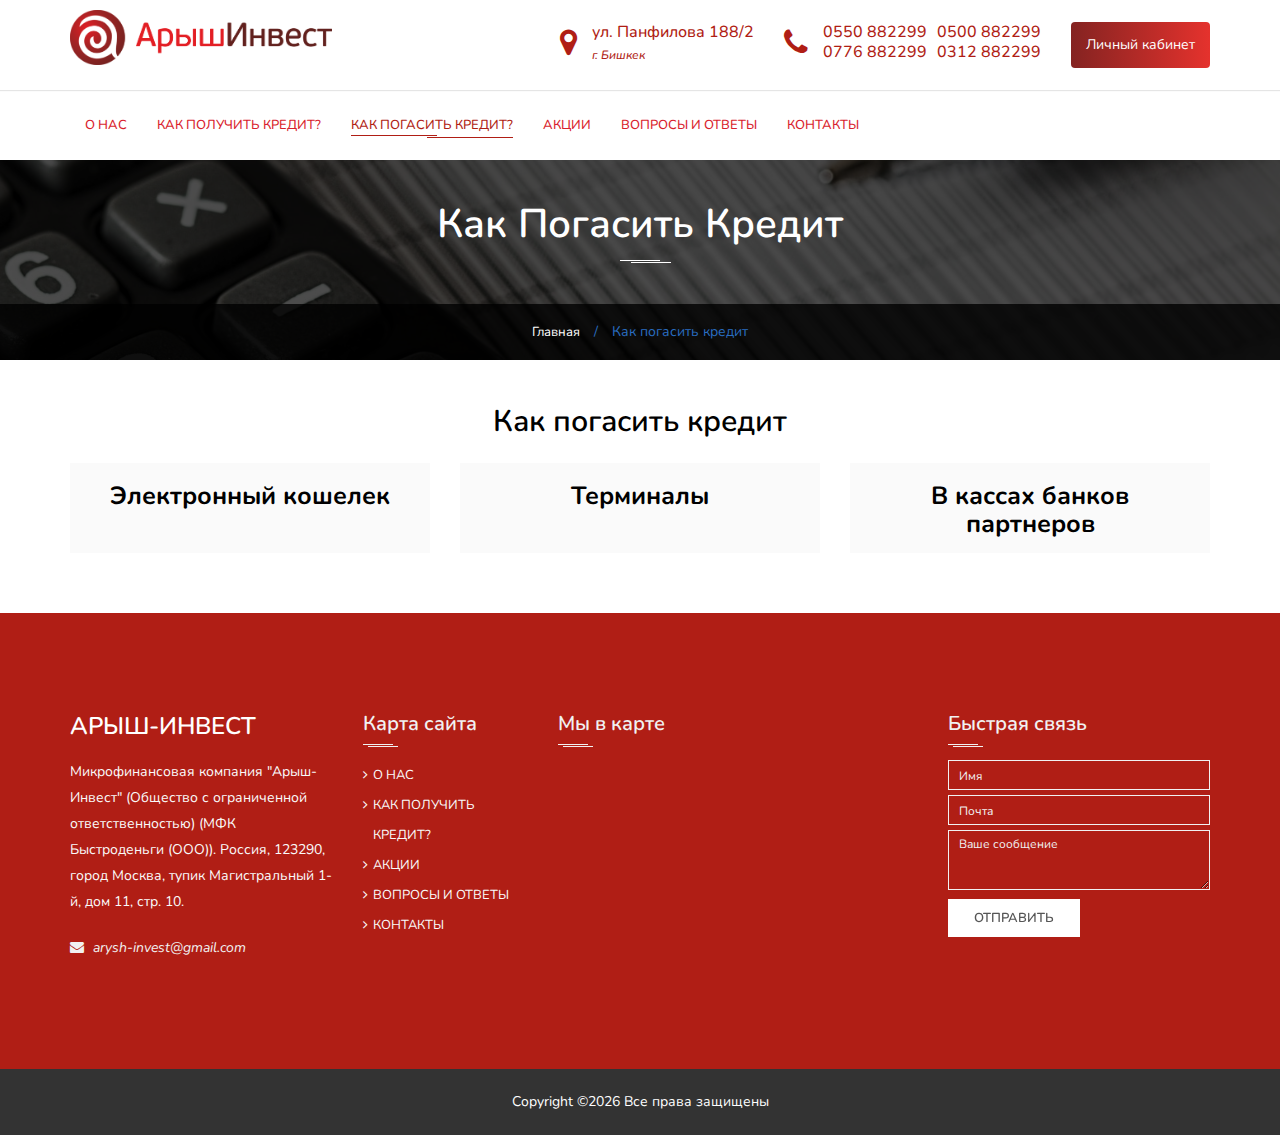
<file: how_to_repay.html>
<!doctype html>
<html class="no-js" lang="">
<head>
    <meta charset="utf-8">
    <meta http-equiv="x-ua-compatible" content="ie=edge">
    <title>АРЫШ-ИНВЕСТ</title>
    <meta name="description" content="">
    <meta name="viewport" content="width=device-width, initial-scale=1">

    <link rel="shortcut icon" type="image/png" href="assets/images/favicon.ico">
    <!-- Place favicon.ico in the root directory -->

    <!-- all css here -->
    <!-- bootstrap v3.3.7 css -->
    <link rel="stylesheet" href="assets/css/bootstrap.min.css">
    <!-- animate css -->
    <link rel="stylesheet" href="assets/css/animate.css">
    <!-- owl.carousel.2.0.0-beta.2.4 css -->
    <link rel="stylesheet" href="assets/css/owl.carousel.css">
    <!-- font-awesome v4.6.3 css -->
    <link rel="stylesheet" href="assets/css/font-awesome.min.css">
    <!-- magnific-popup.css -->
    <link rel="stylesheet" href="assets/css/magnific-popup.css">
    <!-- slicknav.min.css -->
    <link rel="stylesheet" href="assets/css/slicknav.min.css">
    <!-- style css -->
    <link rel="stylesheet" href="assets/css/styles.css">
    <!-- responsive css -->
    <link rel="stylesheet" href="assets/css/responsive.css">
    <!-- slider-range css -->
    <link rel="stylesheet" href="assets/css/range-slider.css">
    <!-- modernizr css -->
    <script src="assets/js/vendor/modernizr-2.8.3.min.js"></script>
</head>
<body>
<!--[if lt IE 8]>
<p class="browserupgrade">You are using an <strong>outdated</strong> browser. Please <a href="http://browsehappy.com/">upgrade
    your browser</a> to improve your experience.</p>
<![endif]-->

<!-- heared area start -->
<header class="header-area">
    <div class="header-middle bg-fff">
        <div class="container">
            <div class="row">
                <div class="col-md-3 hidden-xs col-sm-12">
                    <a href="index.html"><img src="assets/images/logo.png"></a>
                </div>
                <div class="hidden-md col-xs-12 hidden-sm hidden-lg flex-center">
                    <a href="index.html"><img src="assets/images/logo-mobile.png"></a>
                </div>
                <div class="col-md-9 hidden-sm hidden-xs">
                    <div class="header-middle-right">
                        <ul>
                            <li>
                                <div class="contact-icon">
                                    <i class="fa fa-map-marker"></i>
                                </div>
                                <div class="contact-info">
                                    <p>ул. Панфилова 188/2</p>
                                    <span>г. Бишкек</span>
                                </div>
                            </li>
                            <li>
                                <div class="contact-icon">
                                    <i class="fa fa-phone"></i>
                                </div>
                                <div class="contact-info">
                                    <p>0550 882299</p>
                                    <p>0776 882299</p>
                                </div>
                                <div style="padding-left: 10px" class="contact-info">
                                    <p>0500 882299</p>
                                    <p>0312 882299</p>
                                </div>
                            </li>
                            <li>
                                <button class="btn_cabinet">Личный кабинет</button>
                            </li>
                        </ul>
                    </div>
                </div>
            </div>
        </div>
    </div>
    <div class="header-bottom bg-fff">
        <div class="container">
            <div class="row">
                <!--<div class="hidden-md hidden-lg col-sm-8 col-xs-6"></div>-->
                <div class="col-md-10 hidden-sm hidden-xs">
                    <div class="mainmenu">
                        <ul id="navigation">
                            <li><a href="about.html">О НАС</i></a>
                            </li>
                            <li><a href="how_to_get.html">КАК ПОЛУЧИТЬ КРЕДИТ?</i></a>
                            </li>
                            <li class="active"><a href="how_to_repay.html">Как погасить кредит?</i></a>
                            </li>
                            <li><a href="#">АКЦИИ</i></a>
                            </li>
                            <li><a href="faq.html">ВОПРОСЫ И ОТВЕТЫ</i></a>
                            </li>
                            <li><a href="contact.html">КОНТАКТЫ</i></a>
                            </li>
                        </ul>
                    </div>
                </div>
                <div class="col-md-2 col-sm-2 col-xs-6 padding-none">
                    <div class="header-top-right text-center">
                        <ul>
                            <li><a target="_blank" href="https://www.facebook.com/AryshInvest.kg"><i
                                    class="fa fa-2x fa-facebook-square"></i></a></li>
                            <li><a target="_blank" href="https://www.instagram.com/aryshinvest/?r=nametag"><i
                                    class="fa fa-2x fa-instagram"></i></a></li>
                        </ul>
                    </div>
                </div>
                <div class="col-sm-2 clear col-xs-6 hidden-md hidden-lg">
                    <div class="responsive-menu-wrap floatright"></div>
                </div>
            </div>
        </div>
    </div>
</header>
<!-- heared area end  -->

<!-- breadcumb-area start -->
<div class="breadcumb-area black-opacity bg-img-1">
    <div class="container">
        <div class="row">
            <div class="col-xs-12">
                <div class="breadcumb-wrap">
                    <h2>Как погасить кредит</h2>
                </div>
            </div>
        </div>
    </div>
    <div class="breadcumb-menu">
        <div class="container">
            <div class="row">
                <div class="col-xs-12">
                    <ul>
                        <li><a href="index.html">Главная</a></li>
                        <li>/</li>
                        <li>Как погасить кредит</li>
                    </ul>
                </div>
            </div>
        </div>
    </div>
</div>
<!-- breadcumb-area end -->


<!-- .service-area 3 start -->
<section class="service-area ptb-30">
    <div class="container">
        <h2 class="ptb-15 text-center">Как погасить кредит</h2>
        <div class="row">
            <div class="pricing-table">
                <div class="pricing-grids active-price">
                    <div class="col-md-4 col-sm-6 col-xs-12">
                        <div class="pricing-wrap">
                            <h4>Электронный кошелек</h4>
                        </div>
                    </div>
                    <div class="col-md-4 col-sm-6 col-xs-12">
                        <div class="pricing-wrap">
                            <h4>Терминалы</h4>
                        </div>
                    </div>
                    <div class="col-md-4 col-sm-6 col-xs-12">
                        <div class="pricing-wrap">
                            <h4>В кассах банков <br> партнеров</h4>
                        </div>
                    </div>
                </div>
                <div class="pricing-grids">
                    <div class="col-md-4 col-sm-6 col-xs-12">
                        <div class="pricing-wrap">
                            <h3>Supper</h3>
                            <h4>$500.00<span>1 year</span></h4>
                            <ul>
                                <li>Gregor then turned to look</li>
                                <li>with hat and fur boa who </li>
                                <li>Bawds joggraced fox whelps</li>
                                <li>over lazy dog flock by the</li>
                                <li>flock when Mtv quiz Whene</li>
                                <li>troubled Samsa Anather troubled</li>
                                <li>Samsa troubled Anather troubled</li>
                            </ul>
                            <button>Got It</button>
                        </div>
                    </div>
                    <div class="col-md-4 col-sm-6 col-xs-12">
                        <div class="pricing-wrap">
                            <h3>Premium</h3>
                            <h4>$700.00<span>2 Year</span></h4>
                            <ul>
                                <li>Gregor then turned to look</li>
                                <li>with hat and fur boa who </li>
                                <li>Bawds joggraced fox whelps</li>
                                <li>over lazy dog flock by the</li>
                                <li>flock when Mtv quiz Whene</li>
                                <li>troubled Samsa Anather troubled</li>
                                <li>Samsa troubled Anather troubled</li>
                            </ul>
                            <button>Got It</button>
                        </div>
                    </div>
                    <div class="col-md-4 col-sm-6 col-xs-12">
                        <div class="pricing-wrap">
                            <h3>standard</h3>
                            <h4>$1000.00<span>5 Year</span></h4>
                            <ul>
                                <li>Gregor then turned to look</li>
                                <li>with hat and fur boa who </li>
                                <li>Bawds joggraced fox whelps</li>
                                <li>over lazy dog flock by the</li>
                                <li>flock when Mtv quiz Whene</li>
                                <li>troubled Samsa Anather troubled</li>
                                <li>Samsa troubled Anather troubled</li>
                            </ul>
                            <button>Got It</button>
                        </div>
                    </div>
                </div>
            </div>
        </div>
    </div>
</section>
<!-- .service-area end -->


<!-- footer-area start  -->
<footer>
    <div class="footer-top">
        <div class="container">
            <div class="row">
                <div class="col-md-3 col-sm-6 col-xs-12  col">
                    <div class="footer-widget footer-logo">
                        <h1>Арыш-Инвест</h1>
                        <p>Микрофинансовая компания "Арыш-Инвест" (Общество с ограниченной ответственностью) (МФК
                            Быстроденьги (ООО)). Россия, 123290, город Москва, тупик Магистральный 1-й, дом 11, стр.
                            10.</p>
                        <ul>
                            <li><i class="fa fa-envelope"></i> arysh-invest@gmail.com</li>
                        </ul>
                    </div>
                </div>
                <div class="col-md-2 col-sm-6 col-xs-12 col">
                    <div class="footer-widget footer-menu">
                        <h2>Карта сайта</h2>
                        <ul>
                            <li><a href="faq.html">О НАС</a></li>
                            <li><a href="about.html">КАК ПОЛУЧИТЬ КРЕДИТ?</a></li>
                            <li><a href="#">АКЦИИ</a></li>
                            <li><a href="">ВОПРОСЫ И ОТВЕТЫ</a></li>
                            <li><a href="#">КОНТАКТЫ</a></li>
                        </ul>
                    </div>
                </div>
                <div class="col-md-4 col-sm-6 col-xs-12 col">
                    <div class="footer-widget instagram-wrap">
                        <h2>Мы в карте</h2>
                        <iframe src="https://www.google.com/maps/embed?pb=!1m16!1m12!1m3!1d23396.52608613419!2d74.58219136825232!3d42.86090141598842!2m3!1f0!2f0!3f0!3m2!1i1024!2i768!4f13.1!2m1!1zMTg4LzIg0YPQu9C40YbQsCDQn9Cw0L3RhNC40LvQvtCy0LAsINCR0LjRiNC60LXQug!5e0!3m2!1sru!2skg!4v1596652772703!5m2!1sru!2skg"
                                width="300" height="200" frameborder="0" style="border:0;" allowfullscreen=""
                                aria-hidden="false" tabindex="0"></iframe>
                    </div>
                </div>
                <div class="col-md-3 col-sm-6 col-xs-12 col">
                    <div class="footer-widget quick-contact">
                        <h2>Быстрая связь</h2>
                        <form action="#">
                            <input type="text" placeholder="Имя">
                            <input type="email" placeholder="Почта">
                            <textarea name="massage" id="massage" cols="30" rows="10" placeholder="Ваше сообщение"></textarea>
                            <button type="button" name="button" class="btn-style">Отправить</button>
                        </form>
                    </div>
                </div>
            </div>
        </div>
    </div>
    <div class="footer-bottom text-center">
        <div class="container">
            <div class="row">
                <div class="col-xs-12">
                    Copyright &copy;<script>document.write(new Date().getFullYear());</script>
                    Все права защищены

                </div>
            </div>
        </div>
    </div>
</footer>
<!-- footer-area end  -->


<!-- modal call me start -->
<div class="modal fade" id="callme" role="dialog">
    <div class="modal-dialog">
        <!-- Modal content-->
        <div class="modal-content bg-4">
            <div class="modal-header">
                <button type="button" class="close" data-dismiss="modal">&times;</button>
                <h2 class="modal-title">Заказать обратный звонок</h2>
                <p>Оставьте свои контактные данные, и мы скоро свяжемся с вами</p>
            </div>
            <div class="modal-body form-style">
                <form action="javascript:void(0)" id="callmeForm">
                    <div class="row">
                        <div id="modal-forms">
                            <div class="col-xs-12">
                                <span>Имя</span>
                                <input type="text" placeholder="Введите имя" id="name" name="name" required>
                            </div>
                            <div class="col-xs-12">
                                <span>Телефон номер</span>
                                <input type="text" placeholder="Введите тел номер" id="phone" name="phone" required>
                            </div>
                            <div class="col-xs-12">
                                <button onclick="callme()" class="btn btn-block add_appl_btn">Отправить</button>
                            </div>
                        </div>
                        <div class="col-xs-12">
                            <p class="text-center" id="error" style="color: red;"></p>
                            <p class="text-center" id="success_feedback" style="color: #0aa26a;"></p>
                        </div>
                    </div>
            </div>
            <div class="modal-footer">
                <button type="button" class="btn btn-default" data-dismiss="modal">Закрыть</button>
            </div>
            </form>
        </div>

    </div>
</div>
<!-- modal call me end -->

<!-- all js here -->
<!-- jquery latest version -->
<script src="assets/js/vendor/jquery-1.12.4.min.js"></script>
<!-- bootstrap js -->
<script src="assets/js/bootstrap.min.js"></script>
<!-- owl.carousel.2.0.0-beta.2.4 css -->
<script src="assets/js/owl.carousel.min.js"></script>
<!-- counterup.main.js -->
<script src="assets/js/counterup.main.js"></script>
<!-- isotope.pkgd.min.js -->
<script src="assets/js/imagesloaded.pkgd.min.js"></script>
<!-- isotope.pkgd.min.js -->
<script src="assets/js/isotope.pkgd.min.js"></script>
<!-- jquery.waypoints.min.js -->
<script src="assets/js/jquery.waypoints.min.js"></script>
<!-- jquery.magnific-popup.min.js -->
<script src="assets/js/jquery.magnific-popup.min.js"></script>
<!-- jquery.slicknav.min.js -->
<script src="assets/js/jquery.slicknav.min.js"></script>
<!-- snake.min.js -->
<script src="assets/js/snake.min.js"></script>
<!-- wow js -->
<script src="assets/js/wow.min.js"></script>
<!-- plugins js -->
<script src="assets/js/plugins.js"></script>
<!-- main js -->
<script src="assets/js/scripts.js"></script>
<!-- credit calc js -->
<script src="assets/js/calc.js"></script>
</body>
</html>
</file>
<file: assets/css/styles.css>
/*-----------------------------------------------------------------------------------

    Template Name:
    Template URI:
    Description: This is html5 template
    Author: Kaji Hasibur Rahman
    Author URI:
    Version: 1.0

-----------------------------------------------------------------------------------

    CSS INDEX
    ===================



-----------------------------------------------------------------------------------*/
/*----------------------------------------*/
@import url('https://fonts.googleapis.com/css2?family=Nunito:wght@600&display=swap');
*{
  margin:0;
  padding:0;
}
body {
  color:#555;
  font-family: 'Nunito', sans-serif;
  line-height:26px;
  background:#fff;
    overflow-y: visible !important;
}

/* Color Theme Swatches in Hex */
.arysh-1-hex { color: #D91E2E; }
.arysh-2-hex { color: #F20505; }
.arysh-3-hex { color: #8C2323; }
.arysh-4-hex { color: #591C1C; }
.arysh-5-hex { color: #0D0D0D; }

/* Color Theme Swatches in RGBA */
.arysh-1-rgba { color: rgba(217, 30, 46, 1); }
.arysh-2-rgba { color: rgba(242, 5, 5, 1); }
.arysh-3-rgba { color: rgba(140, 35, 35, 1); }
.arysh-4-rgba { color: rgba(89, 28, 28, 1); }
.arysh-5-rgba { color: rgba(13, 13, 13, 1); }

.btn_cabinet{
    padding: 5px 15px;
    border-radius: 4px;
    border: none;
    outline: none;
    cursor: pointer;
    color: #fff;
    text-decoration: none;
    background: linear-gradient(90deg,#842321 0,#e5322d);
    font-size: 14px;
}




.floatleft {float:left}
.floatright {float:right}
img {
  max-width:100%;
  height:auto
}
.fix {overflow:hidden}
p {
  margin:0px;
  color: #000;
}
.no-padding{
    padding: 0px !important;
}
h1, h2, h3, h4, h5, h6 {
  color: #000;
  margin-bottom: 10px;
  margin-top: 0px;
    font-weight: 600;
}
input:focus,select:focus{
  outline:none;
}
input, button{
    transition:all .3s;
    -webkit-transition:all .3s;
    -moz-transition:all .3s;
}
a {
  transition: all 0.3s ease 0s;
    -webkit-transition:all .3s;
    -moz-transition:all .3s;
  text-decoration:none;
  color:#333;
  font-size:13px;
}
a:hover{
  color:#296dc1;
}
a:active, a:hover, a:focus {
  outline: none;
  text-decoration:none;
}
button:focus{
  outline:none;
}
ul{
  list-style: outside none none;
  margin: 0;
  padding: 0;
}
.pd-10{padding: 10px}
.pd-15{padding: 15px}
.ptb-15{padding:15px 0px}
.ptb-30{padding:30px 0px}
.ptb-140{padding:140px 0px;}
.ptb-70{padding:140px 0px 110px;}

.pb-140{padding-bottom: 140px;}

.mtb-30{margin:30px 0px;}

.mt-20{margin-top:20px;}
.mt-30{margin-top:30px;}
.mt-60{margin-top:60px;}
.mt-100{margin-top: 100px;}

.mb-60{margin-bottom:60px;}
.mb-50{margin-bottom:50px;}
.mb-30{margin-bottom:30px}
.mb-40{margin-bottom:40px}
.mb-20{margin-bottom:20px}

.bg-1{background:#fafafa}
.bg-2{background:#296dc1;}
.bg-fff{background:#fff}
.bg-3{background:#B01E15;}
.bg-4{background: #f8f8f8;}
.bg-5{
    background: #b01e15;  /* fallback for old browsers */
    background: -webkit-linear-gradient(to right, #b01e15, #8E0E00);  /* Chrome 10-25, Safari 5.1-6 */
    background: linear-gradient(to right, #b01e15, #8E0E00); /* W3C, IE 10+/ Edge, Firefox 16+, Chrome 26+, Opera 12+, Safari 7+ */
}
.color-them{color:#b01e15!important}

.black-opacity{
  position:relative;
  z-index:9;
}
.black-opacity:before{
  position:absolute;
  left:0;
  top:0;
  width:100%;
  height:100%;
  background:#000;
  opacity:.7;
  content:"";
  z-index:-9;
}
.bg-img-1{
  background:url(../images/bg/1.jpg)no-repeat center / cover;
}
.bg-img-2{
  background:url(../images/bg/2.jpg)no-repeat center center / cover;
}
.bg-img-3{
  background:url(../images/bg/3.jpg)no-repeat center center / cover;
}
.bg-img-4{
  background:url(../images/bg/4.jpg)no-repeat center center / cover;
}
.bg-img-5{
  background:url(../images/bg/5.jpg)no-repeat center center / cover;
}
.bg-img-6{
  background:url(../images/bg/6.jpg)no-repeat center center / cover;
}
.bg-img-7{
  background:url(../images/bg/7.jpg)no-repeat center center / cover;
}
.bg-img-8{
  background:url(../images/bg/8.jpg)no-repeat center center / cover;
}
/*preloader-area */
.preloder-wrap {
  background-color: #8F1813;
  color: #fff;
  height: 100vh;
  display: flex;
  justify-content:center;
  align-items:center;
  position: fixed;
  left: 0;
  top: 0;
  width: 100%;
  z-index: 999999;
}
.loader {
    height: 200px;
    left: 50%;
    margin-left: auto;
    margin-right: auto;
    position: relative;
    right: 50%;
    top: 0;
    width: 100%;
    margin-left: -100px;
}
.loader .siteref {
    bottom: 16px !important;
    display: block;
    font-size: 10px;
    left: 10px;
    margin: 0 auto;
    position: absolute;
    right: 0;
    width: 100% !important;
}
.preloder-wrap .child-common
{
    -moz-border-radius: 50% 50% 50% 50%;
    -webkit-border-radius: 50% 50% 50% 50%;
    border-radius: 50% 50% 50% 50%;
    position: absolute;
    border-left: 5px solid #FFF;
    border-right: 5px solid #FFF;
    border-top: 5px solid transparent;
    border-bottom: 5px solid transparent;
    -webkit-animation: animate3 2s infinite;
    animation: animate3 2s infinite;
}

.preloder-wrap .child1
{
  left: 75px;
  top: 75px;
  width: 50px;
  height: 50px;
}

.preloder-wrap .child2
{
  left: 65px;
  top: 65px;
  width: 70px;
  height: 70px;
  -webkit-animation-delay: 0.1s;
  animation-delay: 0.1s;
}

.preloder-wrap .child3
{
  left: 55px;
  top: 55px;
  width: 90px;
  height: 90px;
  -webkit-animation-delay: 0.2s;
  animation-delay: 0.2s;
}

.preloder-wrap  .child4
{
  left: 45px;
  top: 45px;
  width: 110px;
  height: 110px;
  -webkit-animation-delay: 0.3s;
  animation-delay: 0.3s;
}
@-webkit-keyframes animate3
{
  50% {
    -ms-transform: rotate(180deg);
    -webkit-transform: rotate(180deg);
    transform: rotate(180deg);
  }

  100% {
    -ms-transform: rotate(0deg);
    -webkit-transform: rotate(0deg);
    transform: rotate(0deg);
  }
}

@keyframes animate3 {
  50% {
    -ms-transform: rotate(180deg);
    -webkit-transform: rotate(180deg);
    transform: rotate(180deg);
  }

  100% {
    -ms-transform: rotate(0deg);
    -webkit-transform: rotate(0deg);
    transform: rotate(0deg);
  }
}
/*preloader-area */

/*search-area */
.search-area{
    position: fixed;
    height: 100vh;
    width: 100%;
    background: #262626;
    z-index: -1005;
    display: none;
    display: flex;
    flex-direction: column;
    justify-content: center;
    top: 0;
    left: 0;
    width: 100%;
    visibility: hidden;
    opacity: 0;
    transition:all .5s;
    -webkit-transition:all .5s;
    -moz-transition:all .5s;
}
.search-area.active{
    visibility: visible;
    opacity: 1;
    z-index: 1005;
}
.search-form form{
    position: relative;
}
.search-form input{
    height: 50px;
    width: 100%;
    border: 1px solid #f1f1f1;
    background: transparent;
    padding-left: 20px;
    padding-right: 120px;
  color:#fff;
}
.search-form button{
    height: 50px;
    width: 120px;
    position: absolute;
    top: 0;
    right: 0;
    border:1px solid #f1f1f1;
}
.search-area span.closs-btn{
    position: absolute;;
    right: 5px;
    top: 5px;
    display: inline-block;
    height: 45px;
    width: 80px;
    text-transform: uppercase;;
    background: #fff;
    line-height: 45px;
    text-align: center;
    font-size: 14px;
    cursor: pointer;
}
.search-area span.closs-btn:hover{
    background: #296dc1;
    color: #fff;
}
/*search-area */
/*---------------------------- 2. header-area start --------------------------*/
.header-area{background: #fff}
.logo h1 {
  margin: 0;
  padding: 22px 0;
  transition:all .3s;
  text-transform:uppercase;
  font-size:24px;
  font-weight: 500;
}
.logo h1 a{
  color:#222;
  font-size:24px;
}


/*---------------------------- 2. header-area end --------------------------*/
.mainmenu > ul{
  display:flex;
  justify-content: flex-end;
}
.mainmenu ul li {
  position:relative;
}
.mainmenu ul li:first-child{margin-left:0px;}
.mainmenu ul li:last-child{margin-right:0px;}
.mainmenu ul li > a{
  text-transform:uppercase;
  font-weight:500;
  padding:22px 15px;
  color:#D91E2E;
  display:block;
  position:relative;
}
.mainmenu ul li.active > a,.mainmenu ul li:hover > a{
  background:#fff;
  color:#b01e15;
}
.mainmenu ul li > a:before,.mainmenu ul li > a:after{
  position: absolute;
  left: 15px;
  height: 1px;
  width:0;
  background: #b01e15;
  content: "";
  bottom: 24px;
  transition:all .5s;
  -webkit-transition:all .5s;
  -moz-transition:all .5s;
}
.mainmenu ul li > a:after{
  bottom:22px;
  left:auto;
  right:15px;
}
.mainmenu ul li.active > a:before,.mainmenu ul li.active > a:after,.mainmenu ul li:hover > a:before,.mainmenu ul li:hover > a:after{
  width:45%;
}
.mainmenu ul li a i{
  margin-left:2px;
}
.mainmenu ul li > ul.submenu{
  position:absolute;
  left:0;
  top:100%;
  background:#fff;
  box-shadow:0px 2px 3px rgba(0,0,0,.15);
  width:180px;
  opacity:0;
  visibility:hidden;
    transition: all 0.3s ease 0s;
    -webkit-transition:all .3s;
    -moz-transition:all .3s;
  z-index:999;
  border-top:2px solid #296dc1;
  text-align:left;
}
.mainmenu ul li:hover > ul.submenu{
  opacity:1;
  visibility:visible;
}
.mainmenu ul li > ul.submenu.right{
  left:auto;
  right:0;
}
.mainmenu ul li > ul.submenu li{
  display:block;
  padding:0px 0px;
  margin:0px;
}
.mainmenu ul li > ul.submenu li > a{
  text-transform:capitalize;
  padding:7px 15px;
  font-size:13px;
}
.mainmenu ul li > ul.submenu li:hover > a{
  color:#fff;
  background:#296dc1;
}
.mainmenu ul li > ul.submenu li.active > a{
    color:#fff;
  background:#296dc1;
}
.mainmenu ul li > ul.submenu li.active > a::before,.mainmenu ul li > ul.submenu li.active > a::after,.mainmenu ul li > ul.submenu li:hover > a:before,.mainmenu ul li > ul.submenu li:hover > a::after{
    display: none;
}
.mainmenu ul li > ul.submenu li > ul {
    left: 100%;
  top:0px;
}
.mainmenu ul li > ul.megamenu{
  position:absolute;
  right:0;
  z-index:9999;
  opacity:0;
  visibility:hidden;
  transition:all .3s;
  -webkit-transition:all .3s;
  -moz-transition:all .3s;
  width:594px;
  box-shadow:0px 2px 3px rgba(0,0,0,.15);
  padding:10px ;
  background:#fff;
  border-top:2px solid #296dc1;
  text-align:left;
}
.mainmenu ul li:hover > ul.megamenu{
  opacity:1;
  visibility:visible;
}
.mainmenu ul li > ul.megamenu li{
  width:33.33%;
  float:left;
  display:block;
  margin:0px;
  padding:0px 15px;
}
.mainmenu ul li > ul.megamenu li a{
  text-transform:capitalize;
  padding:3px 0px;
  font-size:13px;
}
.mainmenu ul li > ul.megamenu li a.mega-title {
    text-transform: uppercase;
    font-weight: 500;
    color: #333;
    font-size: 15px;
    padding-bottom: 5px;
    margin-bottom: 5px;
    position: relative;
}
.mainmenu ul li > ul.megamenu li a.mega-title::before,.mainmenu ul li > ul.megamenu li a.mega-title::after{
    position: absolute;
    left: 0;
    bottom: 0;
    width: 40px;
    height: 1px;
    background:#296dc1;
    content: "";
}
.mainmenu ul li > ul.megamenu li a.mega-title::after{
    left: 10px;
    bottom: 2px;
}
.mainmenu ul li > ul.megamenu li:hover a.mega-title{
  background:transparent;
}
.mainmenu ul li > ul.megamenu li > ul li:hover a{
  color:#296dc1;
  background:transparent;
  padding-left:5px;
}
.mainmenu ul li > ul.megamenu > li.megatitle a{
  margin-bottom:5px;
  border-bottom:1px solid #f1f1f1;
  text-transform:uppercase;
}
.mainmenu ul li > ul.megamenu li > ul li{
  width:100%;
    padding:0px;
}
.mainmenu ul li > ul.megamenu li > ul li.active a{
  color:#296dc1;
  background:transparent;
}
.search-wrap ul li{
  width:100%;
  height:70px;
  background:#296dc1;
  position:relative;
  line-height:70px;
  transform:skew(15deg);
  overflow:hidden;
  position:relative;
  text-align:center;
  right:9px;
}
.search-wrap ul li a{
  color:#fff;
  display:block;
  transform:skew(-15deg);
  font-size:16px;
}
/*---------------------------- header-area end --------------------------*/

/*---------------------------- responsiv-area start --------------------------*/
.responsive-menu-wrap{
  position:relative;
}
.responsive-menu-wrap .slicknav_btn {
    background-color: transparent;
    border-radius: 0;
    /*display: block;*/
    float: right;
    margin: 0;
    padding: 15px 0px;
        /*padding: 28px 21px;*/
    text-decoration: none;
    text-shadow: none;
    vertical-align: middle;
    /*height: 70px;*/
    width: 100px;
    background: #296dc1;
    /*display: flex;*/
    /*align-items: center;*/
    padding: 15px 15px;
    /*transform: skew(15deg);*/
    /*-moz-transform: skew(15deg);*/
    /*-webkit-transform: skew(15deg);*/
}
.slicknav_menu .slicknav_icon {
  /*-moz-transform: skew(-20deg);*/
  /*-webkit-transform: skew(-20deg);*/
  /*transform: skew(-20deg);*/
  /*margin: 2px 18px;*/
}
.responsive-menu-wrap .slicknav_menu .slicknav_menutxt {
  display: none;
}
.responsive-menu-wrap .slicknav_menu {
  background: transparent none repeat scroll 0 0;
  font-size: 15px;
  padding: 0;
  position: absolute;
  right: 9px;
  top: 0;
}
.responsive-menu-wrap .slicknav_menu .slicknav_icon-bar {
  border-radius: 0;
  box-shadow: none;
  -webkit-box-shadow: none;
  -moz-box-shadow: none;
  display: block;
  height: 2px;
  width: 25px;
  background: #fff;
}
.responsive-menu-wrap .slicknav_nav {
    background: #296dc1 none repeat scroll 0 0;
    border-radius: 0px;
    clear: both;
    color: #fff;
    font-size: 15px;
    margin: 0;
    padding: 5px 0;
    position: relative;
    top: 0;
    width: 720px;
    z-index: 99;
    right: -8px;
    z-index: 9999999;
    position: relative;
}
.slicknav_nav a {
  color: #f1f1f1;
  text-decoration: none;
  text-transform: capitalize;
}
.slicknav_nav a i{display:none}
.slicknav_nav a:hover {
  background: transparent none repeat scroll 0 0;
  border-radius: 0;
  text-shadow:0px 3px 5px rgba(0,0,0,.5);
  color:#fff;
}
.responsive-menu-wrap .slicknav_nav .slicknav_row:hover {
  background: transparent;
}
.responsive-menu-wrap .slicknav_nav .slicknav_arrow {
  font-size: 10px;
  margin: 5px;
}
.responsive-menu-wrap .slicknav_open .slicknav_icon span:first-child {
  transform: rotate(-45deg);
  -webkit-transform: rotate(-45deg);
  -moz-transform: rotate(-45deg);
  position: relative;
  top: 5px;
}
.responsive-menu-wrap .slicknav_open .slicknav_icon span:last-child{
  transform:rotate(45deg);
  -webkit-transform:rotate(45deg);
  -moz-transform:rotate(45deg);
}
.responsive-menu-wrap .slicknav_open .slicknav_icon span:nth-child(2){display:none}
/*---------------------------- responsiv-area end --------------------------*/

/*---------------------------- 3. slider-area start --------------------------*/
.slider-area{
  height:100%;
  position:relative;
}
.slider-items{
  position:relative;
  z-index:9;
}
.slider-itemss:before{
  position:absolute;
  left:0;
  top:0;
  width:100%;
  height:100%;
  background:#000;
  opacity:.4;
  z-index:9;
  content:"";
}
.slider-items img{
    visibility: hidden;
    height: 90vh;
}
.table{
  display:table;
  height:100%;
}
.table-cell{
  display:table-cell;
  vertical-align:middle;
}
.slider-content{
  position:absolute;
  left:0;
  top:0;
  width:100%;
  height:100%;
  z-index:99;
}
.slider-content h2{
  text-transform:uppercase;
  color:#fff;
  margin-bottom:20px;
  font-size:36px;
}
.slider-content h3{
  color:#296dc1;
  text-transform:uppercase;
  margin-bottom:15px;
}
.slider-content p{
  color:#fff;
  text-transform:capitalize;
  margin-bottom:25px;
}
.slider-content ul li{
  display:inline-block;
  margin:0px 5px;
}
.slider-content ul li a,.btn-style{
  display:inline-block;
  padding:8px 30px;
  background:#fff;
  text-transform:uppercase;
  font-weight:600;
  font-size:13px;
  position:relative;
  z-index:9;
   -webkit-transition-property: color;
    transition-property: color;
    -webkit-transition-duration: 0.5s;
    transition-duration: 0.5s;
  -webkit-transform: perspective(1px) translateZ(0);
    transform: perspective(1px) translateZ(0);
}
.slider-content ul li a:hover,.btn-style:hover{
  color:#fff;
}
.slider-content ul li:last-child a{
  background:#296dc1;
  color:#fff;
}
.slider-content ul li:last-child a:hover{
  color:#296dc1;
}
.slider-content ul li a:before,.btn-style:before{
  position:absolute;
  left:0;
  top:0;
  width:100%;
  height:100%;
  background:linear-gradient(90deg,#842321 0,#e5322d);
  content:"";
  z-index:-9;
  transition:all .3s;
  -webkit-transition:all .3s;
  -moz-transition:all .3s;
  -webkit-transform: scaleY(0);
    transform: scaleY(0);
    -webkit-transform-origin: 0 0;
    transform-origin: 0 0;
    -webkit-transition-property: transform;
    transition-property: transform;
    -webkit-transition-duration: 0.5s;
    transition-duration: 0.5s;
    -webkit-transition-timing-function: ease-out;
    transition-timing-function: ease-out;
}
.slider-content ul li:last-child a:before{
  background:#fff;
}
.slider-content ul li a:hover:before,.btn-style:hover:before{
  -webkit-transform: scaleY(1);
  transform: scaleY(1);
  -webkit-transition-timing-function: cubic-bezier(0.52, 1.64, 0.37, 0.66);
  transition-timing-function: cubic-bezier(0.52, 1.64, 0.37, 0.66);
}
.slider-active{
  position:relative;
}
.slider-next-prev-style{
    overflow: hidden;
}
.slider-next-prev-style .owl-nav div{
    position: absolute;
    left: -100px;
    top: 50%;
    transform: translateY(-50%);
    -webkit-transform: translateY(-50%);
    -moz-transform: translateY(-50%);
    height: 45px;
    width: 55px;
    background: #296dc1;
    line-height: 45px;
    text-align: center;
    color: #fff;
    transition: all .3s;
    -webkit-transition: all .3s;
    -moz-transition: all .3s;
}
.slider-next-prev-style .owl-nav div:hover{
    background: #0552b1;
}
.slider-next-prev-style:hover .owl-nav div{
    left: 0;
}
.slider-next-prev-style .owl-nav div.owl-next{
    left: auto;
    right: -100px;
}
.slider-next-prev-style:hover .owl-nav div.owl-next{
    left: auto;
    right: 0;
}
.dotate-style .owl-dots{
  position:absolute;
  left:0;
  bottom:5px;
  right:0;
  text-align:center;
  z-index:999999;
}
.dotate-style .owl-dot {
  height:5px;
  width:20px;
  display:inline-block;
  background:#fff;
  outline:2px solid #fff;
  outline-offset:2px;
  margin:0px 7px;
}
.dotate-style .owl-dot.active{
  background:#296dc1;
  outline-color:#296dc1;
}
/*---------------------------- 3. slider-area end --------------------------*/

/*---------------------------- 4. about-area start --------------------------*/
.about-img{
  position:relative;
  z-index:9;
}
.about-img img{
  visibility:hidden;
}
.about-img:after{
  position:absolute;
  width:90%;
  height:90%;
  left:5%;
  top:5%;
  border:3px solid #fff;
  opacity:.7;
  content:"";
  z-index:9;
}
.about-img:before{
  z-index:9;
}
.about-wrap h2{
  margin-bottom:20px;
    text-transform: capitalize;
    position: relative;
    padding-bottom: 10px;
  line-height:30px;
}
.about-wrap h2::before,.about-wrap h2::after{
    position: absolute;
    left: 0;
    bottom: 0;
    width: 60px;
    height: 1px ;
    content: "";
    background: #296dc1;
}
.about-wrap h2::after{
    left: 10px;
    bottom: -2px;
}
.about-wrap p{
  margin-bottom:15px;
    font-size: 1.7rem;
}
.about-wrap ul li{
  line-height:30px;
  position:relative;
  padding-left:25px;
  text-transform:capitalize;
}
.about-wrap ul li:before{
  position:absolute;
  top:12px;
  left:0;
  width:4px;
  height:4px;
  background:#296dc1;
  outline:2px solid #296dc1;
  outline-offset:2px;
  content:"";
}
/*---------------------------- 4. about-area end --------------------------*/
/*---------------------------- 5. service-area start --------------------------*/
.section-title h2{
  margin-bottom:20px;
  padding-bottom:15px;
  position:relative;
  text-transform:capitalize;
  line-height:24px;
}
.section-title h2:before,.section-title h2:after,.fanfact-wrap h2:before,.fanfact-wrap h2:after{
  position:absolute;
  left:49%;
  bottom:0;
  width:60px;
  height:1px;
  background:#b01e15;
  content:"";
  transform:translateX(-50%);
  -webkit-transform:translateX(-50%);
  -moz-transform:translateX(-50%);
}
.section-title h2:after,.fanfact-wrap h2:after{
  bottom:-2px;
  left:51%;
}
.section-title p {
    text-transform: capitalize;
    margin-bottom: 35px;
    font-size: 15px;
    font-style: italic;
    color: #696969;
    line-height: 24px;
}
.service-wrap{
  background:#fafafa;
  transition:all .3s;
  -webkit-transition:all .3s;
  -moz-transition:all .3s;
/* flex-wrap: wrap;*/
}

.service-img{
  position:relative;
  z-index:9;
  overflow:hidden;
}
.service-img img{
  width:80%;
  transform:scale(1.1);
  -webkit-transform:scale(1.1);
  -moz-transform:scale(1.1);
  transition:all .3s;
  -webkit-transition:all .3s;
  -moz-transition:all .3s;
}
/*.service-img:before{*/
/*  position:absolute;*/
/*  left:0;*/
/*  top:0;*/
/*  width:100%;*/
/*  height:100%;*/
/*  background:#000;*/
/*  content:"";*/
/*  z-index:9;*/
/*  opacity:.2;*/
/*  transition:all .3s;*/
/*  -webkit-transition:all .3s;*/
/*  -moz-transition:all .3s;*/
/*}*/
.service-wrap:hover .service-img:before{
  opacity:.5;
}
.service-content{
  padding:20px 20px;
}
.service-content h3{
  font-size:20px;
  margin-bottom:15px;
  transition:all .3s;
  -webkit-transition:all .3s;
  -moz-transition:all .3s;
}
.service-content p{
  margin-bottom:10px;
  transition:all .3s;
  -webkit-transition:all .3s;
  -moz-transition:all .3s;
    font-size: 1.7rem;
}
/*.service-wrap:hover .service-content p,.service-wrap:hover .service-wrap-title,.service-wrap:hover .service-content a{color:#fff}*/
/*.service-wrap .service-content a:hover{*/
/*    text-shadow: 0px 3px 5px rgba(0,0,0,.3);*/
/*}*/
/*---------------------------- 5. service-area end --------------------------*/
/*---------------------------- 6. fanfact-area start --------------------------*/
.fanfact-area{
  height:350px;
}
.fanfact-wrap h2{
  font-size:36px;
  color:#fff;
  padding-bottom:10px;
  position:relative;
  display:inline-block;
  min-width:80px;
}
.fanfact-wrap h2:before,.fanfact-wrap h2:after{
  left:0;
  transform:translateX(0);
  -webkit-transform:translateX(0);
  -moz-transform:translateX(0);
  width:30px;
  background:#fff;
}
.fanfact-wrap h2:after{
  left:10px;
}
.fanfact-wrap p{
  color:#f1f1f1;
}
/*---------------------------- 6. fanfact-area end --------------------------*/
/*---------------------------- 7. portfolio-area end --------------------------*/
.portfolio-menu{
    margin-bottom: 30px;
}
.portfolio-menu button{
    position: relative;
    padding: 7px 25px;
    text-transform: uppercase;
    color: #fff;
    border: none;
    font-size: 12px;
    background: #296dc1;
    overflow: hidden;
    z-index: 9;
}
.portfolio-menu button.active{
    background: #0552b1;
}
.portfolio-menu button::before{
    position: absolute;
    right: -30px;
    top: 0;
    z-index: -9;
    width: 55px;
    height: 100%;
    background: #0552b1;
    content: "";
    transform: skew(-48deg);
    -webkit-transform: skew(-48deg);
    -moz-transform: skew(-48deg);
}
.portfolio-menu button.active::before{
    background: #296dc1;
}
.portfolio-wrap{
  position: relative;
  overflow: hidden;
  margin-bottom:30px;
}
.overlay{
    position: absolute;
    text-align: center;
    display: flex;
    flex-direction: column;
    justify-content: center;
  z-index:9;
  padding:0px 30px;
}
.overlay:before{
  position:absolute;
  left:0;
  top:0;
  width:100%;
  height:100%;
  content:"";
  background:#296dc1;
  z-index:-9;
}
.overlay a{
  height:40px;
  width:40px;
  display:inline-block;
  background:#fff;
  line-height:40px;
  text-align:center;
  margin:0px auto 20px;
  color:#296dc1;
  border-radius:50%;
}
.overlay h3{
  color:#fff;
  font-size:18px;
  text-transform:uppercase;
}
.overlay p{
  color:#fff;
}
/*----------7. portfolio-area end -----------*/

/*-------------- 8. featured-area start -----------------*/
.featured-wrap ul{
  position:relative;
  overflow:hidden;
}
.featured-wrap ul:before{
  position:absolute;
  left:50%;
  top:0;
  width:2px;
  height:100%;
  background:#296dc1;
  content:"";
  transform:translateX(-50%);
  -webkit-transform:translateX(-50%);
  -moz-transform:translateX(-50%);
}
.featured-wrap ul li{
  position:relative;
  overflow:hidden;
  padding:60px 0px 10px 0;
}
.featured-wrap ul li:before{
  position:absolute;
  left:50%;
  top:50%;
  transform:translate(-50%);
  height:10px;
  width:10px;
  background:#296dc1;
  content:"";
  border-radius:50%;
  margin-top:20px;
}
.featured-wrap ul li:last-child{
  padding:17px 0;
}
.featured-wrap ul li h3{
  transform:translateX(-50%);
  -webkit-transform:translateX(-50%);
  -moz-transform:translateX(-50%);
  position:absolute;
  left:50%;
  top:0;
  padding:10px 30px;
  background:#0552b1;
  color:#fff;
  text-transform:uppercase;
  font-size:14px;
  margin:0px;
}
.featured-wrap ul li .featured-content{
  float:right;
  width:43%;
  background:#0552b1;
  position:relative;
  transition:all .3s;
  -webkit-transition:all .3s;
  -moz-transition:all .3s;
  border-radius:5px;
}
.featured-wrap ul li:hover .featured-content{
  background:#296dc1;
}
.featured-wrap ul li .featured-content:before{
  position:absolute;
  top:50%;
  border-top:10px solid transparent;
  border-bottom:10px solid transparent;
  content:"";
  transform:translateY(-50%);
  -webkit-transform:translateY(-50%);
  -moz-transform:translateY(-50%);
  transition:all .3s;
  -webkit-transition:all .3s;
  -moz-transition:all .3s;
}
.featured-wrap ul li:nth-child(odd) .featured-content:before{
  border-right:10px solid #0552b1;
  left:-10px;
}
.featured-wrap ul li:hover:nth-child(odd) .featured-content:before{
  border-right:10px solid #296dc1;
}
.featured-wrap ul li:nth-child(even) .featured-content{
  float:left;
}
.featured-wrap ul li:nth-child(even) .featured-content:before{
  right:-10px;
  border-left:10px solid #0552b1;
  border-right:0px solid #0552b1;
}
.featured-wrap ul li:hover:nth-child(even) .featured-content:before{
  border-left:10px solid #296dc1;
  border-right:0px solid #296dc1;
}
.featured-wrap ul li .featured-content .featured-img{
  width:40%;
  position:relative;
}
.featured-wrap ul li .featured-content .featured-img:before{
  position:absolute;
  left:0;
  top:0;
  width:100%;
  height:100%;
  background:#000;
  content:"";
  opacity:.2;
  transition:all .3s;
  -webkit-transition:all .3s;
  -moz-transition:all .3s;
}
.featured-wrap ul li:hover .featured-content .featured-img:before{
  opacity:.5;
}
.featured-wrap ul li:nth-child(odd) .featured-content .featured-img{
  float:right;
}
.featured-wrap ul li:nth-child(even) .featured-content .featured-img{
  float:left;
}
.featured-wrap ul li .featured-content .featured-info{
  width:60%;
  padding:20px;
}
.featured-wrap ul li:nth-child(odd) .featured-content .featured-info{
  float:left;
}
.featured-wrap ul li:nth-child(even) .featured-content .featured-info{
  float:right;
}
.featured-wrap ul li .featured-content h4{
  font-size:16px;
  margin-bottom:15px;
  color:#fff;
}
.featured-wrap ul li .featured-content p {
  color:#d2d2d2;
  line-height:24px;
}
/*---------- 8. featured-area end --------------*/

/*------------- 9. video-area start --------------------------*/
.video-area{
  height:400px;
}
.video-wrap a {
  animation: .8s cubic-bezier(0.8, 0, 0, 1) 1s normal none infinite running pulse;
  -webkit-animation: .8s cubic-bezier(0.8, 0, 0, 1) 1s normal none infinite running pulse;
  -moz-animation: .8s cubic-bezier(0.8, 0, 0, 1) 1s normal none infinite running pulse;
  background-color: transparent;
  border-radius: 50%;
  box-shadow: 0 0 0 0 rgba(41, 109, 193, 0.9);
  display: inline-block;
  font-size: 18px;
  height: 75px;
  line-height: 72px;
  text-align: center;
  width: 75px;
  border:2px solid #fff;
  color: #296dc1;
  background:#fff;
}
.video-wrap a:hover{
  background:#296dc1;
  border-color:#296dc1;
  color:#fff;
}
@-webkit-keyframes pulse {
    to {
        box-shadow: 0 0 0 10px rgba(41, 109, 193, 0);
    }
}

@keyframes pulse {
    to {
        box-shadow: 0 0 0 10px rgba(41, 109, 193, 0);
    }
}
/*---------------------------- 9. video-area end --------------------------*/
/*-----------10. team-area start --------------*/
.team-wrap{
  position: relative;
  z-index: 1;
  overflow: hidden;
    border-radius: 2px;
}

.team-wrap:hover{
    cursor: pointer;
}

.team-img{
  position:relative;
  z-index:9;
    height: 50vh;
}
.team-img:before{
  position:absolute;
  left:0;
  top:0;
  width:100%;
  height:100%;
  background:#000;
  content:"";
  opacity:0;
  z-index:9;
   -webkit-transition: -webkit-transform 0.6s;
    -moz-transition: -moz-transform 0.6s;
    transition: transform 0.6s;
  transform:scaleY(0);
  -webkit-transform:scaleY(0);
  -moz-transform:scaleY(0);
  transform-origin:top;
  -webkit-transform-origin:top;
  -moz-transform-origin:top;
}
.team-wrap:hover .team-img:before{
  transform:scaleY(1);
  -webkit-transform:scaleY(1);
  -moz-transform:scaleY(1);
  opacity:.5;
}
.team-img img{
    -webkit-transition: -webkit-transform 0.6s;
    -moz-transition: -moz-transform 0.6s;
    transition: transform 0.6s;
  width:100%;
}
.team-wrap:hover .team-img img{
  -webkit-transform: translateY(-10px);
  -moz-transform: translateY(-10px);
  -ms-transform: translateY(-10px);
  transform: translateY(-10px);
}
.team-content{
  height: 90px;
  width: 100%;
  bottom: 0;
  position: absolute;
  text-align: center;
  overflow: hidden;
  -webkit-transition: all 0.6s;
  -moz-transition: all 0.6s;
  transition: all 0.6s;
  z-index:9;
  backface-visibility:#296dc1;
}
.team-content:before{
    content: "";
    position: absolute;
    bottom: 0;
    width: 100%;
    background:rgba(255,255,255,.35);
    -webkit-transition: all 0.6s;
    -moz-transition: all 0.6s;
    transition: all 0.6s;
    left: 0;
  z-index:-9;
}
.team-wrap:hover .team-content:before{
  height: 100%;
  -webkit-transition: all 0.6s;
  -moz-transition: all 0.6s;
  transition: all 0.6s;
}
.team-wrap:hover .team-content{
  height:120px;
}

.team-info{
  background:rgba(255,255,255,.35);
  padding: 20px;
}
.team-wrap:hover .team-info{
    background: transparent!important;
}

.team-wrap:hover .product_name{
   z-index: 9999;
}
.team-wrap:hover .product_name p{
    color: #fffcfc;
    text-shadow: -1px 0px 3px black;
}

.team-content h3{
  text-transform:uppercase;
  margin-bottom:0px;
  color:#fff;
  font-size:15px;
}
.team-content p{
  color:#fff;
  font-style:italic;
  margin-bottom:10px;
  font-size:12px;
  font-weight:300;
  letter-spacing:1px;
}
.team-content ul{
  opacity: 0;
  -webkit-transform: translateY(100%);
  -moz-transform: translateY(100%);
  -ms-transform: translateY(100%);
  transform: translateY(100%);
  -webkit-backface-visibility: hidden;
  -moz-backface-visibility: hidden;
  backface-visibility: hidden;
  -webkit-transition: -webkit-transform 0.6s, opacity 0.4s;
  -moz-transition: -moz-transform 0.6s, opacity 0.4s;
  transition: transform 0.6s, opacity 0.4s;
}
.team-wrap:hover .team-content ul{
  opacity: 1;
  -webkit-transform: translateY(0px);
  -moz-transform: translateY(0px);
  -ms-transform: translateY(0px);
  transform: translateY(0px);
  -webkit-transition: -webkit-transform 0.6s, opacity 0.4s;
  -moz-transition: -moz-transform 0.6s, opacity 0.4s;
  transition: transform 0.6s, opacity 0.4s;
}
.team-content ul li{
    opacity: 0;
    -moz-transform: translateY(40px);
    -webkit-transform: translateY(40px);
    -o-transform: translateY(40px);
    -ms-transform: translateY(40px);
    transform: translateY(40px);
    -webkit-transition: -webkit-transform 0.6s, opacity 0.1s;
    -moz-transition: -moz-transform 0.6s, opacity 0.1s;
    transition: transform 0.6s, opacity 0.1s;
  display:inline-block;
}
.team-wrap:hover .team-content ul li{
    opacity: 1;
    -moz-transform: translateY(0px);
    -webkit-transform: translateY(0px);
    -o-transform: translateY(0px);
    -ms-transform: translateY(0px);
    transform: translateY(0px);
}
.team-wrap:hover .team-content ul li:nth-child(1){
    -webkit-transition-delay: 100ms;
    transition-delay: 100ms;
}
.team-wrap:hover .team-content ul li:nth-child(2){
    -webkit-transition-delay: 200ms;
    transition-delay: 200ms;
}
.team-wrap:hover .team-content ul li:nth-child(3){
    -webkit-transition-delay: 300ms;
    transition-delay: 300ms;
}
.team-wrap:hover .team-content ul li:nth-child(4){
    -webkit-transition-delay: 400ms;
    transition-delay: 400ms;
}
.team-wrap:hover .team-content ul li:nth-child(5){
    -webkit-transition-delay: 500ms;
    transition-delay: 500ms;
}
.team-content ul li a{
  /*background:#fff;*/
  /*height:27px;*/
  /*width:27px;*/
  /*line-height:25px;*/
  /*text-align:center;*/
  display:block;
}

.btn_link_main{
    font-size: 1.5rem;
    color: #000000;
    font-weight: 700;
}
/*-----------10. team-area end --------------*/

/*-----------11. faq-area start --------------*/
.faq-wrap .panel-default > .panel-heading {
  background-color: transparent;
  border-color: #e1e1e1;
  padding:0px;
  font-weight: 700;
}
.faq-wrap .panel-title > .small, .panel-title > .small > a, .panel-title > a, .panel-title > small, .panel-title > small > a {
  padding: 12px 20px;
}
.faq-wrap  .panel-body p {
  margin-bottom:0px;
    font-size: 1.7rem;
}
.faq-wrap .panel-body {
    padding: 20px 20px;
    border: 1px solid #6a2d2a;
}
.faq-wrap .panel-default a {
    display: block;
    position: relative;
    background: #b01e15;
    color: #fff;
    overflow: hidden;
    font-size: 1.8rem;
}
.faq-wrap .panel-default a:before{
    position: absolute;
    right: -15px;
    top: 0;
    width: 57px;
    height: 100%;
    background: #F20505;
    content: "";
    transform: skew(-20deg);
    -webkit-transform: skew(-20deg);
    -moz-transform: skew(-20deg);
}
.faq-wrap .panel-default a:after {
  content: "";
  font-family: fontawesome;
  font-size: 16px;
  position: absolute;
  right: 0;
  background: #F20505;
  height: 100%;
  top: 0;
  width: 35px;
  color: #fff;
  text-align: center;
  line-height: 38px;
  border:1px solid #F20505;
}
.faq-wrap .panel-default a.collapsed:after{
  content:"\f107";
}
.faq-wrap.about-content {
  padding: 12px 30px 12px 0;
}
.panel-group {
  margin-bottom: 0;
}
.form-style input[type="text"], .form-style input[type="number"], .form-style input[type="email"], .form-style textarea{
  width:100%;
  height:40px;
  padding-left:15px;
  margin-bottom:18px;
  /*border:1px solid #999;*/
    border: 1px solid #f8f8f8;
    box-shadow: inset 0 1px 3px 0 rgba(0,0,0,.4);
    border-radius: 4px;
}
.form-style span{
    display: block;
    font-size: 16px;
    text-transform: uppercase;
    font-weight: 500;
    /* line-height: 25px; */
    margin-bottom: 5px;

}
.form-style input:focus,.form-style textarea:focus{
    border-color: #b01e15;
    outline: 0;
    box-shadow: inset 0 1px 1px rgba(0,0,0,.075), 0 0 8px #b01e15;
}
.form-style textarea{
  height:115px;
}
.form-style button{
  border:1px solid #999;
}
.form-style button:hover{
  border-color:#296dc1;
}
/*-----------11. faq-area end --------------*/

/*-----------12. client-area start --------------*/
.client-info{
  padding:25px 20px;
  background:#ba2124;
}
.client-info h3{
  font-size:18px;
  margin-bottom:0px;
  color:#fff;
}
.client-info span{
    font-size: 15px;
    display: block;
    color: #f1f1f1;
}
.client-info ul li{
    display: inline-block;
    margin-bottom: 10px;
    color: #c5c53a;
}
.client-info p{
    line-height: 24px;
    color: #e6e6e6;
    font-style: italic;
    font-weight: 300;
}
.client-img{
  position:relative;
  z-index:9;
}
.client-img:before{
  position:absolute;
  left:0;
  top:0;
  width:100%;
  height:100%;
  background:#000;
  content:"";
  z-index:99;
  opacity:.4;
}
.test-active{
  padding-bottom:50px;
}
.test-active.dotate-style .owl-dots{
  bottom:-4px;
}
.test-active.dotate-style .owl-dot{
    background: #0552b1;
    outline-color: #0552b1;
}
.test-active.dotate-style .owl-dot.active{
  background:#296dc1;
  outline-color:#296dc1;
}
/*-----------12. client-area end --------------*/
/*------------------13. praller-area start --------------------*/
.prallex-area{
    height: 450px;
    display: flex;
    flex-direction: column;
    justify-content: center;
}
.prallex-wrap h2{
  font-size:35px;
  color:#fff;
  line-height:55px;
  letter-spacing:1px;
  margin-bottom:20px;
  text-transform:capitalize;
}
.prallex-wrap  h2 i.fa-quote-left{margin-right:30px;}
.prallex-wrap  h2 i.fa-quote-right{margin-left:30px;}
.prallex-wrap span{
  color:#f1f1f1;
  text-transform:capitalize;
}
/*------------------13. praller-area end --------------------*/

/*------------------14. blog-area start --------------------*/
.blog-wrap{
  background:#fff;
}
.blog-img{
  position:relative;
  z-index:99;
  overflow:hidden;
    height: 45vh;
}
.blog-img:before,.blog-img:after{
  position:absolute;
  top:0;
  width:0;
  height:100%;
  background:#000;
  content:"";
  transition:all .5s;
  -webkit-transition:all .5s;
  -moz-transition:all .5s;
  opacity:.5;
}
.blog-img:before{
  left:0;
}
.blog-wrap:hover .blog-img:before{
  width:50%;
}
.blog-img:after{
  right:0;
}
.blog-wrap:hover .blog-img:after{
  width:50%;
}
.blog-wrap:hover{
    cursor: pointer;
}
.blog-meta{
  margin-bottom:10px;
}
.blog-meta ul li{
  display:inline-block;
  margin-right:10px;
}
.blog-meta ul li a{
  color:#555;
}
.blog-meta ul li a:hover{
  color:#296dc1;
}
.blog-meta ul li a i{
  margin-right:3px;
}
.blog-content{
  position:relative;
  padding:20px 20px 30px;
  border-bottom:2px solid #c3c3c3;
}
.blog-content:before,.blog-content:after{
  position:absolute;
  left:0;
  bottom:-2px;
  width:10%;
  height:2px;
  background: linear-gradient(90deg,#842321 0,#e5322d);
  content:"";
  transition:all .5s;
  -webkit-transition:all .5s;
  -moz-transition:all .5s;
  opacity:.7;
}
.blog-wrap:hover .blog-content:before,.blog-wrap:hover .blog-content:after{
  width:50%;
}
.blog-content:after{
  left:auto;
  right:0;
}
.blog-content h3{
  margin-bottom:15px;
}
.blog-content h3 a{
  font-size:20px;
  text-transform:capitalize;
}
.blog-content p{
  margin-bottom:20px;
  line-height:24px;
}
.blog-content a.btn-style{
  border:1px solid #be2c28;
}
/*------------------14. blog-area end --------------------*/

/*------------------15. newsletter-area start --------------------*/
.newsletter-area{
  height:400px;
  display:flex;
  flex-direction:column;
  justify-content:center;
}
.newsletter-wrap h2{
  color:#fff;
  margin-bottom:15px;
}
.newsletter-wrap p{
  color:#f1f1f1;
}
.newsletter-form form{
  position:relative;
  margin:17px 0px;
}
.newsletter-form input{
  margin:0px;
}
.newsletter-form button{
  position:absolute;
  right:-1px;
  top:0;
  height:40px;
  background:#0552b1;
  border-color:#0552b1;
  color:#fff;
}
/*------------------15. newsletter-area end --------------------*/

/*------------------16. footer-area start --------------------*/
.footer-top{
  padding:100px 0px;
  background:#B01E15;
}
.footer-logo h1{
    font-size: 24px;
    color: #fff;
    text-transform: uppercase;
    margin-bottom: 20px;
}
.footer-logo p{
    color: #fafafa;
    margin-bottom:15px;
}
.footer-logo ul li{
    line-height: 35px;
    color: #f1f1f1;
    font-style: italic;
}
.footer-logo ul li i{
    margin-right: 5px;
}
.footer-widget h2{
    font-size: 20px;
    color: #f1f1f1;
    padding-bottom: 10px;
    position: relative;
    margin-bottom: 15px;
}
.footer-widget h2::before,.footer-widget h2::after{
    position: absolute;
    left: 0;
    bottom: 0;
    background: #f1f1f1;
    content: "";
    height: 1px ;
    width: 30px;
}
.footer-widget h2::after{
    left: 5px;
    bottom: -2px;
}
.footer-menu ul li{
    line-height: 30px;
}
.footer-menu ul li a{
    color: #fafafa;
    display: inline-block;;
    padding-left: 10px;
    position: relative;
}
.footer-menu ul li a:hover{
    text-shadow: 0px 3px 5px rgba(0,0,0,.5);
}
.footer-menu ul li a::before{
    position: absolute;
    left: 0;
    top: 0;
    content: "\f105";
    font-family: fontawesome;
}
.instagram-wrap ul{
    overflow: hidden;
}
.instagram-wrap ul li{
    padding:2px;
    width: 33.33%;
    float: left;
}
.instagram-wrap ul li a{
    display: block;
    position: relative;
}
.instagram-wrap ul li a::before{
    position: absolute;
    left: 0
    top:0;
    width: 100%;
    height: 100%;
    background: #000;
    opacity: .2;
    content: "";
    transition: all .3s;
    -moz-transition: all .3s;
    -webkit-transition: all .3s;
}
.instagram-wrap ul li:hover a::before{
    opacity: .5;
}
.quick-contact input,.quick-contact textarea{
    height: 30px;
    background: transparent;
    border: 1px solid #f1f1f1;
    margin-bottom: 5px;
    width: 100%;
    color: #fff;
    padding-left: 10px;
}
.quick-contact textarea{
    height: 60px;
    margin: 0px;
}
.quick-contact button{
    padding: 5px 25px;
    border: 1px solid transparent;
}
.quick-contact ::-webkit-input-placeholder {
    color: #f1f1f1;
    font-size: 12px;
}
.quick-contact ::-moz-placeholder {
    color: #f1f1f1;
    font-size: 12px;
}
.quick-contact :-ms-input-placeholder {
    color: #f1f1f1;
    font-size: 12px;
}
.footer-bottom{
    padding: 20px 0px;
    background: #333;
    color: #fff;
}

/*------------------16. footer-area end --------------------*/

/*--------------------------------------------
             home page two style
 -------------------------------------------*/
/*--------------header-style tow--------------*/
.header-top{
    padding: 15px 0px;
    border-bottom: 1px solid #484545bf;
}
.header-top-left p{
    color: #fff;
    font-style: italic;
}
.header-top-right ul li{
    display: inline-block;
    margin-left: 10px;
    padding: 16px 0px;
}
.header-top-right ul li a{
    color: #fff;
    font-size: 17px;
}
.header-top-right ul li a:hover{
    color: #484545bf;
}
.header-bottom .mainmenu > ul {
    justify-content: flex-start;
}
.header-middle{
    padding: 10px 0px;
    position: relative;
    z-index: 9;
    box-shadow: 0px 1px 1px rgba(0,0,0,.1);
}
.header-middle::before{
    content: "";
    background-color: #fff;
    width: 40%;
    height: 100%;
    position: absolute;
    left: -50px;
    top: 0;
    -webkit-transform: skewX(40deg);
    -moz-transform: skewX(40deg);
    -o-transform: skewX(40deg);
    -ms-transform: skewX(40deg);
    transform: skewX(40deg);
}
.header-middle-right {
    margin: 12px 0;
}
.header-middle-right ul{
    display: flex;
    justify-content: flex-end;
}
.header-middle-right ul li{
    margin-left: 30px;
    display: flex;
}
.header-middle-right ul li:first-child{
    margin-left: 0px;
}
.header-middle-right ul li .contact-icon i{
    font-size: 3rem;
    margin-right: 15px;
    line-height: 40px;
    color: #B01E15;
}
.header-middle-right ul li .contact-info p{
    color: #B01E15;
    line-height: 20px;
    font-weight: 500;
    font-size: 1.6rem;
}
.header-middle-right ul li .contact-info span{
    font-size: 12px;
    font-weight: 500;
    font-style: italic;
    color: #B01E15;
}


/*-----------slider-area------------*/
.slider-active2 #progressBar {
    width: 100%;
    position: absolute;
    top: 0;
    left: 0;
    z-index: 10;
}
.slider-active2 #bar{
  height:5px;
  width:0px;
  max-width:100%;
  background:#D91E2E;
}

/*------------about-area ------------*/
.about-items{
    text-align: center;
    display: flex;
    flex-direction: column;
    justify-content: center;
    height: 180px;
    background: #296dc1;
    padding: 0px 30px;
    position: relative;
    z-index: 9;
}
.about-items::before{
    position: absolute;
    left:5%;
    top: 5%;
    border: 1px solid #fff;
    content: "";
    width: 90%;
    height: 90%;
}
.about-items i{
    font-size: 30px;
    color: #fff;
    margin-bottom: 15px;
}
.about-items h3{
    font-size: 18px;
    color: #fff;
    text-transform: capitalize;
    line-height: 28px;
}

.section-title.section-title2 h2::before,.section-title.section-title2 h2::after{
    left: 0;
    transform: translateX(0px);
    -webkit-transform: translateX(0px);
    -moz-transform: translateX(0px);
}
.section-title.section-title2 h2::after{
    left: 10px;
}

.home2-service-area{
    padding-bottom: 110px;
}
.home2-service-area .service-wrap{
    text-align: center;
    margin-bottom: 30px;
    background: #fafafa;
}
.home2-service-area .service-wrap:hover{
    background: #296dc1;
}

/*--------team-area start-----------*/
.team-wrap2{
    position: relative;
}
.team-wrap2 .team-img{
    overflow: hidden;
}
.team-wrap2 .team-content {
    position: static;
    background: #296dc1;
    padding: 30px 0;
}
.team-wrap2 .overlay{
    padding:0px 10px;
}
.team-wrap2 .overlay h3{
    margin: 0px;
}
.team-wrap2 .overlay span{
    color: #4690ea;
    font-style: italic;
    margin-bottom: 5px;
    font-size: 12px;
    font-weight: 300;
}
.team-wrap2 .overlay p{
    line-height: 24px;
    margin-bottom: 15px;
    font-size: 13px;
}
.team-wrap2 .overlay::before{
    background: #000;
    opacity: .8;
}
.team-wrap2 .overlay ul li{
    display: inline-block;
}
.team-wrap2 .overlay ul li a{
    height: 30px;
    width: 30px;
    line-height: 30px;
    margin: 0px;
    font-size: 12px;
}
.team-wrap2 .overlay ul li a:hover{
    background: #296dc1;
    color: #fff;
}

/*----------pricing-table-area start-----------*/
.pricing-table-area{
    padding: 140px 0px 110px;
}
.pricing-wrap {
    margin-bottom: 30px;
    text-align: center;
    background: #f1f1f1;
}
.pricing-wrap h3{
  font-size:30px;
  height:100px;
  line-height:100px;
    background: rgba(2,61,134,1);
    background: -moz-linear-gradient(left, rgba(2,61,134,1) 0%, rgba(41,109,193,1) 100%);
    background: -webkit-gradient(left top, right top, color-stop(0%, rgba(2,61,134,1)), color-stop(100%, rgba(41,109,193,1)));
    background: -webkit-linear-gradient(left, rgba(2,61,134,1) 0%, rgba(41,109,193,1) 100%);
    background: -o-linear-gradient(left, rgba(2,61,134,1) 0%, rgba(41,109,193,1) 100%);
    background: -ms-linear-gradient(left, rgba(2,61,134,1) 0%, rgba(41,109,193,1) 100%);
    background: linear-gradient(to right, rgba(2,61,134,1) 0%, rgba(41,109,193,1) 100%);
    filter: progid:DXImageTransform.Microsoft.gradient( startColorstr='#0552b1', endColorstr='#296dc1', GradientType=1 );
  color:#fff;
  margin-bottom:0px;
    font-family: 'Montserrat', sans-serif;
    text-transform: uppercase;
    transition: all .5s;
    -webkit-transition: all .5s;
    -moz-transition: all .5s;
}
.pricing-wrap:hover h3{
    background: rgba(41,109,193,1);
    background: -moz-linear-gradient(left, rgba(41,109,193,1) 0%, rgba(41,109,193,1) 44%, rgba(41,109,193,1) 44%, rgba(2,61,134,1) 100%);
    background: -webkit-gradient(left top, right top, color-stop(0%, rgba(41,109,193,1)), color-stop(44%, rgba(41,109,193,1)), color-stop(44%, rgba(41,109,193,1)), color-stop(100%, rgba(2,61,134,1)));
    background: -webkit-linear-gradient(left, rgba(41,109,193,1) 0%, rgba(41,109,193,1) 44%, rgba(41,109,193,1) 44%, rgba(2,61,134,1) 100%);
    background: -o-linear-gradient(left, rgba(41,109,193,1) 0%, rgba(41,109,193,1) 44%, rgba(41,109,193,1) 44%, rgba(2,61,134,1) 100%);
    background: -ms-linear-gradient(left, rgba(41,109,193,1) 0%, rgba(41,109,193,1) 44%, rgba(41,109,193,1) 44%, rgba(2,61,134,1) 100%);
    background: linear-gradient(to right, rgba(41,109,193,1) 0%, rgba(41,109,193,1) 44%, rgba(41,109,193,1) 44%, rgba(2,61,134,1) 100%);
    filter: progid:DXImageTransform.Microsoft.gradient( startColorstr='#296dc1', endColorstr='#0552b1', GradientType=1 );
}
.pricing-wrap h4{
    height: 90px;
    font-size: 2.5rem;
    background: #fafafa;
    margin-bottom: 0px;
    font-weight: 700;
    padding: 20px;
}
.pricing-wrap h4 span{
    font-size: 10px;
}
.pricing-wrap ul li{
  line-height:40px;
  text-transform:capitalize;
  border-bottom:1px solid #fafafa;
    font-size: 12px;
}
.pricing-wrap ul li:last-child{
  border:none;
}
.pricing-wrap button{
    background: rgba(41,109,193,1);
    background: -moz-linear-gradient(left, rgba(41,109,193,1) 0%, rgba(41,109,193,1) 44%, rgba(41,109,193,1) 44%, rgba(2,61,134,1) 100%);
    background: -webkit-gradient(left top, right top, color-stop(0%, rgba(41,109,193,1)), color-stop(44%, rgba(41,109,193,1)), color-stop(44%, rgba(41,109,193,1)), color-stop(100%, rgba(2,61,134,1)));
    background: -webkit-linear-gradient(left, rgba(41,109,193,1) 0%, rgba(41,109,193,1) 44%, rgba(41,109,193,1) 44%, rgba(2,61,134,1) 100%);
    background: -o-linear-gradient(left, rgba(41,109,193,1) 0%, rgba(41,109,193,1) 44%, rgba(41,109,193,1) 44%, rgba(2,61,134,1) 100%);
    background: -ms-linear-gradient(left, rgba(41,109,193,1) 0%, rgba(41,109,193,1) 44%, rgba(41,109,193,1) 44%, rgba(2,61,134,1) 100%);
    background: linear-gradient(to right, rgba(41,109,193,1) 0%, rgba(41,109,193,1) 44%, rgba(41,109,193,1) 44%, rgba(2,61,134,1) 100%);
    filter: progid:DXImageTransform.Microsoft.gradient( startColorstr='#296dc1', endColorstr='#0552b1', GradientType=1 );
  padding:15px 0px;
  font-size:16px;
  text-transform:uppercase;
  font-style:italic;
  width:100%;
  color:#fff;
  border:none;
    margin-top: 10px;
    transition: all .5s;
    -webkit-transition: all .5s;
    -moz-transition: all .5s;
}
.pricing-wrap:hover button{
    background: rgba(2,61,134,1);
    background: -moz-linear-gradient(left, rgba(2,61,134,1) 0%, rgba(41,109,193,1) 100%);
    background: -webkit-gradient(left top, right top, color-stop(0%, rgba(2,61,134,1)), color-stop(100%, rgba(41,109,193,1)));
    background: -webkit-linear-gradient(left, rgba(2,61,134,1) 0%, rgba(41,109,193,1) 100%);
    background: -o-linear-gradient(left, rgba(2,61,134,1) 0%, rgba(41,109,193,1) 100%);
    background: -ms-linear-gradient(left, rgba(2,61,134,1) 0%, rgba(41,109,193,1) 100%);
    background: linear-gradient(to right, rgba(2,61,134,1) 0%, rgba(41,109,193,1) 100%);
    filter: progid:DXImageTransform.Microsoft.gradient( startColorstr='#0552b1', endColorstr='#296dc1', GradientType=1 );
}
.pricing-wrap button:hover{
  text-shadow:0px 3px 5px rgba(0,0,0,.5);
}
.next-prev-style .owl-nav div {
    position: absolute;
    right: 21px;
    top: -80px;
    height: 40px;
    width: 55px;
    background: #296dc1;
    line-height: 40px;
    text-align: center;
    color: #fff;
    font-size: 16px;
    transform: skew(15deg);
    -webkit-transform: skew(15deg);
    -moz-transform: skew(15deg);
    transition: all .3s;
    -webkit-transition: all .3s;
    -moz-transition: all .3s;
}
.next-prev-style .owl-nav div.owl-next{
    right: 78px;
}
.next-prev-style .owl-nav div:hover{
    background: #0552b1;
}
/*----------pricing-table-area end-----------*/

/*----------skill-area start-----------*/
.skill-area {
    position: relative;
    z-index: 9;
    min-height: 400px;
    background: #f1f1f1;
    overflow: hidden;
}
.skill-img{
    position: absolute;
    left: 0;
    top: 0;
    width: 50%;
    height: 100%;
}
.skill-img.black-opacity::before{
    z-index: 9;
    opacity: .5;
}
.skill-img img{
    visibility: hidden;
}
.skill-wrap{
    padding: 80px 0px 60px 20px;
}
.progress-wrap{
    overflow: hidden;
}
.progress {
    height: 15px;
    background-color: #b0c5de;
    box-shadow: none;
    overflow: visible;
    margin-bottom: 25px;
    border-radius: 2px;
}
.progress-bar {
    background-color: #296dc1;
    position:relative;
    border-radius: 2px;
}
.progress-wrap p{
    margin-bottom: 0px;
    text-transform: uppercase;
    font-size: 13px;
}
.progress-bar span.progress-persent {
    position: absolute;
    right: -28px;
    top: -8px;
    display: block;
    height: 30px;
    width: 30px;
    background: #296dc1;
    line-height: 30px;
    font-size: 9px;
    transform: rotate(45deg);
    -webkit-transform: rotate(45deg);
    -moz-transform: rotate(45deg);
    border-radius: 5px;
}
.progress-bar span.progress-persent span{
    transform: rotate(-45deg);
    -webkit-transform: rotate(-45deg);
    -moz-transform: rotate(-45deg);
    display: block;
}
/*----------skill-area end-----------*/
/*------------brand-area start--------------*/
.brand-area .section-title2 p,.brand-area .section-title2 h2{
    color: #fff;
}
.brand-wrap a {
    display: block;
    background: #fff;
    padding: 10px;
    border: 1px solid #296dc1;
}

/*------------brand-area end--------------*/

/*--------------------------------------------
             home page three style
 -------------------------------------------*/
/*----------header-style three-------------*/
.header-area2 .header-top-left p {
    color: #262626;
}
.header-area2 .header-top-right ul li a {
    color: #296dc1;
}
.header-area2 .header-top-right ul li  a:hover {
    color: #0552b1;
}
.header-area2 .logo h1 a{
    color: #fff;
}
.header-area2 .mainmenu ul li > a {
    color: #fff;
}
.header-area2 .mainmenu ul li.active > a,.header-area2 .mainmenu ul li:hover > a{
    background: #0552b1;
}
.header-area2 .mainmenu ul li > ul.submenu li > a,.header-area2 .mainmenu ul li > ul.megamenu li a {
    color: #222;
}
.header-area2 .mainmenu ul li > ul.submenu li.active > a{
    color: #fff;
}
.header-area2 .mainmenu ul li > ul.submenu li:hover > a{
    color: #fff;
}
.header-area2 .search-wrap ul li{
    background: #0552b1;
}
.about-area2 .about-items{
    background: transparent;
    border: 1px solid #0552b1;
    transition: all .3s;
    -webkit-transition: all .3s;
    -moz-transition: all .3s;
}
.about-area2 .about-items:hover{
    background: #296dc1;
    border-color: #296dc1;
}
.about-area2 .about-items::before{
    display: none;
}
.about-area2 .about-items i,.about-area2 .about-items h3 {
    color: #333;
    transition: all .3s;
    -webkit-transition: all .3s;
    -moz-transition: all .3s;
}
.about-area2 .about-items:hover i,.about-area2 .about-items:hover h3 {
    color: #fff;
}
/*--------about-area end-------------*/

/*--------about-area start-------------*/
.team-wrap3{
    position: relative;
}
.team-wrap3 .team-content {
    background: #296dc1;
    padding: 20px 0;
    height: auto;
    transition: all .3s;
    -webkit-transition: all .3s;
    -moz-transition: all .3s;
    -webkit-transform: scaleY(0);
    -webkit-transform-origin: bottom;
    -moz-transform: scaleY(0);
    -moz-transform-origin: bottom;
    transform: scaleY(0);
    transform-origin: bottom;
}
.team-wrap3:hover .team-content{
    -webkit-transform: scaleY(1);
    -moz-transform: scaleY(1);
    transform: scaleY(1);
}
.team-wrap3 .team-content p {
    margin-bottom: 0;
}
.team-wrap3 .team-img{
    position: relative;
    z-index: 9;
}
.team-wrap3 .team-img ul{
    position: absolute;
    left: 0;
    top: 0;
    z-index: 99;
}
.team-wrap3 .team-img ul li a{
  width:40px;
  height:40px;
  line-height:40px;
  text-align:center;
  background:#296dc1;
  color:#fff;
  display:inline-block;
  -webkit-transform:perspective(1000px) rotateY(90deg);
  -webkit-transform-origin:left;
    -moz-transform:perspective(1000px) rotateY(90deg);
  -moz-transform-origin:left;
    transform:perspective(1000px) rotateY(90deg);
  transform-origin:left;
  transition:all .5s;
    -webkit-transition:all .5s;
    -moz-transition:all .5s;
}
.team-wrap3 .team-img ul li a:hover{
    background: #0552b1;
}
.team-wrap3.team-wrap:hover .team-img ul li a{
  transform:perspective(1000px) rotateY(0deg);
}
.team-wrap3:hover .team-img ul li a{
  transform:perspective(1000px) rotateY(0deg);
}
.team-wrap3 .team-img ul li:nth-child(1) a{
  transition-delay:.1s;
}
.team-wrap3 .team-img ul li:nth-child(2) a{
  transition-delay:.2s;
}
.team-wrap3 .team-img ul li:nth-child(3) a{
  transition-delay:.3s;
}
.team-wrap3 .team-img ul li:nth-child(4) a{
  transition-delay:.4s;
}
.team-wrap3 .team-img ul li:nth-child(5) a{
  transition-delay:.5s;
}

/*-----------pricing-table start---------*/
.pricing-switcher-wrap {
  text-align: center;
  position: relative;
  margin-bottom: 30px;
}

.pricing-switcher-wrap .pricing-tablist span {
    font-size: 12px !important;
    text-transform: uppercase;
    font-weight: 700;
    display: inline-block;
}
.pricing-switcher-wrap .pricing-tablist .active {
  color: #296dc1;
}
.pricing-switcher-wrap .pricing-tablist span:first-child {
  margin-right: 120px;
}
.pricing-switch {
    width: 80px;
    height: 20px;
    position: absolute;
    left: 50.5%;
    top: 3px;
    -webkit-transform: translateX(-50%);
    -moz-transform: translateX(-50%);
    -o-transform: translateX(-50%);
    -ms-transform: translateX(-50%);
    transform: translateX(-50%);
}
.pricing-slider {
    background-color: #296dc1;
    position: absolute;
    top: 0;
    left: 0;
    right: 0;
    bottom: 0;
    -webkit-transition: all 0.4s;
    -moz-transition: all 0.4s;
    -o-transition: all 0.4s;
    -ms-transition: all 0.4s;
    transition: all 0.4s;
    border-radius: 34px;
    cursor: pointer;
}

.pricing-slider:before {
    background-color: #fff;
    position: absolute;
    content: "";
    width: 40px;
    height: 15px;
    left: 2px;
    bottom: 3px;
    border-radius: 15px;
    -webkit-transition: all 0.4s;
    -moz-transition: all 0.4s;
    -o-transition: all 0.4s;
    -ms-transition: all 0.4s;
    transition: all 0.4s;
}
.pricing-slide-off:before {
    -webkit-transform: translateX(35px);
    -moz-transform: translateX(35px);
    -o-transform: translateX(35px);
    -ms-transform: translateX(35px);
    transform: translateX(35px);
}

.pricing-table {
  position: relative;
}

.pricing-grids {
    width: 100%;
    position: absolute;
    left: 0;
    top: 0;
    visibility: hidden;
    opacity: 0;
    -webkit-transition: all 0.5s;
    -moz-transition: all 0.5s;
    -o-transition: all 0.5s;
    -ms-transition: all 0.5s;
    transition: all 0.5s;
    margin-left: 0;
}
.active-price {
    position: relative;
    visibility: visible;
    opacity: 1;
    -webkit-transition: all 0.5s;
    -moz-transition: all 0.5s;
    -o-transition: all 0.5s;
    -ms-transition: all 0.5s;
    transition: all 0.5s;
}

/*==================================================
                about-us pages start
=====================================================*/
.breadcumb-area{
    height: 200px;
    display: flex;
    flex-direction: column;
    justify-content: center;
    text-align: center;
    position: relative;
}
.breadcumb-wrap h2{
    color: #fff;
    position: relative;
    text-transform: capitalize;
    padding-bottom: 15px;
    margin-bottom:57px;
    font-size: 40px;
}
.breadcumb-wrap h2::before,.breadcumb-wrap h2::after{
    position: absolute;
    left: 50%;
    bottom: 0;
    width: 40px;
    height: 1px;
    background: #fff;
    content: "";
    transform: translateX(-50%);
    -webkit-transform: translateX(-50%);
    -moz-transform: translateX(-50%);
}
.breadcumb-wrap h2::after{
    left: 51%;
    bottom: -2px;
}
.breadcumb-menu{
    background: rgba(0,0,0,.8);
    position: absolute;
    left: 0;
    bottom: 0;
    width: 100%;
    padding: 15px 0px;
}
.breadcumb-menu ul li{
    display: inline-block;
    margin: 0px 5px;
    color: #296dc1;
}
.breadcumb-menu ul li a{
    color: #fff;
}
.breadcumb-menu ul li a:hover{
    color: #296dc1;
}
.about-wrap h3{
    margin-bottom: 20px;
    text-transform: capitalize;
}
/*-----------------company-details-area start----------------*/
.company-details-area{
    text-align: center;
    padding: 100px 0px;
}
.company-details-wrap h2{
    color: #fff;
    text-transform: capitalize;
    margin-bottom: 25px;
}
.company-details-wrap p{
    color: #fff;
    margin-bottom: 25px;
}
.company-details-wrap a{
    display: inline-block;
    padding: 8px 30px;
    text-transform: uppercase;
    background: #fff;
}
/*-----------------company-details-area end----------------*/

/*-----------------quote-area start----------------*/
.quote-area {
    padding: 50px 0px;
    background: #f1f1f1;
}
.quote-wrap h2{
    font-size: 20px;
    margin: 10px 0px;
}
.quote-wrap a{
    display: inline-block;
    padding: 8px 30px;
    background: #296dc1;
    color: #fff;
    text-transform: uppercase;
}
.quote-wrap a:hover{
    background: #0552b1;
}
/*-----------------quote-area start----------------*/
.ptb-100{padding: 100px 0px;}
.service-area.home2-service-area.ptb-100 {
    padding: 100px 0px 70px;
}
/*-------------single-service-area start------------*/
.single-service-wrap {
    overflow: hidden;
}
.single-service-active{
    margin-bottom: 30px;
    overflow: hidden;
}
.single-service-active .owl-nav div{
    position: absolute;
    left: -100px;
    top: 50%;
    transform: translateY(-50%);
    -webkit-transform: translateY(-50%);
    -moz-transform: translateY(-50%);
    height: 35px;
    width: 40px;
    background: #296dc1;
    color: #fff;
    transition: all .3s;
    -webkit-transition: all .3s;
    -moz-transition: all .3s;
    text-align: center;
    line-height: 35px;
}
.single-service-active:hover .owl-nav div{
    left: 0;
}
.single-service-active .owl-nav div:hover{
    background: #0552b1;
}
.single-service-active .owl-nav div.owl-next{
    left: auto;
    right: -100px;
}
.single-service-active:hover .owl-nav div.owl-next{
    left: auto;
    right: 0px;
}
.single-service-wrap h3{
    text-transform: capitalize;
    margin-bottom: 20px;
}
.single-service-wrap p{
    margin-bottom: 16px;
}
.single-service-wrap blockquote {
    padding: 25px 20px;
    background: #fafafa;
    font-style: italic;
    font-size: 16px;
    margin: 35px 0;
    display: block;
    color: #7b7b7b;
    border-left: 3px solid #296dc1;
    line-height: 30px;
}
.single-service-wrap h4{
    font-size: 21px;
    margin-bottom: 15px;
    text-transform: capitalize;
}
.sidebar-menu {
    margin-bottom: 40px;
}
.sidebar-menu ul li a{
    display: block;
    padding: 10px 20px;
    border: 1px solid #f1f1f1;
    margin-bottom: -1px;
    text-transform:uppercase;
}
.sidebar-menu ul li a:hover,.sidebar-menu ul li.active a{
    background: #296dc1;
    color: #fff;
    border-color: #296dc1;
}
.author-wrap{
    padding: 30px 20px;
    background: #fafafa;
    margin-bottom: 40px;
}
.author-img {
    margin-bottom: 15px;
}
.author-img img{
    border-radius: 50%;
}
.author-info h3{
    font-size: 16px;
    text-transform: uppercase;
    margin-bottom: 0px;
}
.author-info span{
    font-size: 12px;
    font-style: italic;
    display: block;
    margin-bottom: 10px;
    color: #296dc1;
}
.banner-wrap{
    overflow: hidden;
}
.banner-wrap img{
    transform: scale(1);
    -webkit-transform: scale(1);
    -moz-transform: scale(1);
    transition: all .3s;
    -webkit-transition: all .3s;
    -moz-transition: all .3s;
}
.banner-wrap:hover img{
    transform: scale(1.1);
    -webkit-transform: scale(1.1);
    -moz-transform: scale(1.1);
}
.banner-wrap.black-opacity::before{
    z-index: 9;
    opacity: .5;
}
/*-------------single-service-area end------------*/
.seemore-btn a{
    display: inline-block;
    padding: 8px 30px;
    text-transform: uppercase;
    color: #fff;
    background: #296dc1;
    border-radius: 3px;
    margin-top: 20px;
}
.seemore-btn a:hover{
    background: #0552b1;
}
.portfolio-area3 .portfolio{
    width: 33.33%;
    float: left;
}
.portfolio-area3 .portfolio-wrap{
    margin: 0px;
}
.portfolio-area3 .seemore-btn a{
    margin-top: 50px;
}
/*--------------------pagination-wrap start--------------*/
.pricing-page-area{
  padding-top:220px;
}
.pagination-wrap ul{
    margin-top: 20px;
    display: flex;
    justify-content: center;
}
.pagination-wrap ul li a{
    height: 45px;
    width: 45px;
    background: #;
    line-height: 45px;
    display: block;
    border: 1px solid #296dc1;
    text-align: center;
    margin-left: -1px;
    font-size: 18px;
}
.pagination-wrap ul li a:hover,.pagination-wrap ul li.active a{
    background: #296dc1;
    color: #fff;
}
.blog-img img{
    width: 100%;
}
/*--------------------pagination-wrap end--------------*/

/*-----------------------sidebar-style-here-----------------------*/
.search-sidebar form{
    position: relative;
}
.search-sidebar input{
    width: 100%;
    height: 45px;
    background: transparent;
    border: 1px solid #c0dbfd;
    padding-left: 10px;
}
.search-sidebar button{
    position: absolute;
    right: 0;
    width: 45px;
    height: 45px;
    top: 0;
    color: #fff;
    background: #296dc1;
    border: 1px solid #296dc1;
}
.search-sidebar button:hover{
    background: #0552b1;
    border-color: #0552b1;
}
.sidebar-title{
    position: relative;
    font-size: 22px;
    text-transform: capitalize;
    padding-bottom: 5px;
    margin-bottom: 20px;
}
.sidebar-title::before,.sidebar-title::after{
    position: absolute;
    left: 0;
    bottom: 0;
    width: 40px;
    height: 1px ;
    content: "";
    background: #296dc1;
}
.sidebar-title::after{
    left: 5px;
    bottom: -2px;
}
.category-wrap ul li{
    line-height: 35px;
    border-bottom: 1px solid #f1f1f1;
}
.category-wrap ul li:last-child{
    border-bottom: none;
}
.category-wrap ul li a{
    padding-left: 20px;
    position: relative;
    display: block;
}
.category-wrap ul li a::before{
    position: absolute;
    left: 0;
    content: "\f101";
    font-family: fontawesome;
    color: #296dc1;
    font-size: 16px;
    top: 0;
}
.related-post ul li{
    overflow: hidden;
    border-bottom: 1px solid #f1f1f1;
    margin-bottom: 10px;
    padding-bottom: 10px;
}
.related-post ul li:last-child{
    border-bottom: none;
    margin-bottom: 10px;
    padding-bottom: 10px;
}
.post-img{
    float: left;
}
.post-info{
    margin-left: 95px;
}
.post-info a {
    font-size: 15px;
    margin-bottom: 10px;
    display: block;
    line-height: 20px;
}
.post-info p{
    line-height: 20px;
    font-size: 12px;
    color: #296dc1;
}
.archive-wrap ul li{
    line-height: 35px;
}
.archive-wrap ul li a{
    display: block;
}
.tags-wrap ul li{
    display: inline-block;
    margin-right: 5px;
    margin-bottom: 5px;
}
.tags-wrap ul li a{
    display: block;
    padding: 8px 20px;
    border: 1px solid #e1e1e1;
}
.tags-wrap ul li a:hover{
    background: #296dc1;
    color: #fff;
}
/*============================================
            blog-details-area start
=============================================*/
.blog-details-img{
    margin-bottom: 40px;
}
.blog-details-content h3{
    margin-bottom: 20px;
}
.blog-details-content p{
    margin-bottom: 25px;
}
.blog-details-content blockquote{
    font-size: 16px;
    font-style: italic;
    background:rgba(41,109,193,.7);
    padding:30px;
    border-left: 5px solid rgba(41,109,193,.9);
    margin:35px 0px;
    color: #fff;
    border-top-left-radius: 10px;
    border-bottom-left-radius: 10px;
}
.blog-details-content ul{
    margin-bottom: 30px;
}
.blog-details-content ul li{
    line-height: 30px;
    padding-left: 20px;
    position: relative;
}
.blog-details-content ul li::before,.blog-details-content ul li::after{
    position: absolute;
    left: 0;
    top: 50%;
    width: 6px;
    height: 6px;
    border-radius: 50%;
    background: #296dc1;
    content: "";
    transform: translateY(-50%);
    -webkit-transform: translateY(-50%);
    -moz-transform: translateY(-50%);
    z-index: 99;
}
.blog-details-content ul li::after{
    height: 10px;
    width: 10px;
    background: #0552b1;
    z-index: 9;
    left: -2px;
}
ol{
  list-style:none;
}
.comment-wrap {
    overflow: hidden;
    margin-bottom: 10px;
    border: 1px solid #f1f1f1;
    padding: 30px 20px;
}
.comment-theme{
  float:left;
}
.comment-main-area{
  margin-left:100px;
}
.comment-wrap1 {
    margin-left: 20px;
}
.comment-wrap2{
    margin-left:40px;
}
.sewl-comments-meta h4{
  text-transform:capitalize;
  font-weight:500;
}
.sewl-comments-meta h4 span {
    font-weight: 400;
    font-size: 13px;
    display: inline-block;
    margin-left: 15px;
    font-style: italic;
}
.comment-main{
  margin-bottom:50px;
}
.comment-image img {
    border-radius: 50%;
}
.comment-area p{
    margin-bottom: 5px;
}
.comments-reply a.comment-reply-link{
    font-style: italic;
}
h3.blog-title {
    margin-bottom: 20px;
    position: relative;
    padding-bottom: 5px;
}
h3.blog-title::before,h3.blog-title::after{
    position: absolute;
    left: 0;
    bottom: 0;
    width: 35px;
    height: 1px;
    background: #296dc1;
    content: "";
}
h3.blog-title::after{
    left: 5px;
    bottom: -2px;
}
.sewl-form-inputs textarea,.sewl-form-inputs input{
  height:50px;
  width:100%;
  border:1px solid #f1f1f1;
  padding-left:20px;
  margin-bottom:20px;
}
.sewl-form-inputs textarea:focus,.sewl-form-inputs input:focus{
  outline:1px solid #296dc1;
}
.sewl-form-inputs textarea{
  height:150px;
  padding-top:10px;
}
.form-submit  input{
  text-transform:uppercase;
  background:#296dc1;
  border:1px solid #296dc1;
  color:#fff;
  padding: 10px 30px;
}
.form-submit  input:hover{
  background:#0552b1;
  border-color:#0552b1;
}
/*----------------commingsoon-area start------------------*/
.comming-soon-area {
  height: 500px;
  display: flex;
  flex-direction: column;
  justify-content: center;
}
.comming-soon-wrap h3{
  font-size: 30px;
  margin-bottom: 20px;
}
.comming-soon-wrap p{
  font-size: 16px;
  margin-bottom: 30px;
}
.timer span.cdown {
    display: block;
    float: left;
    width: 24%;
    text-align: center;
    height: 150px;
    display: flex;
    flex-direction: column;
    background: #296dc1;
    justify-content: center;
    color: #fff;
  transform: skewX(25deg);
  -webkit-transform: skewX(25deg);
    -moz-transform: skewX(25deg);
    margin-left: 10px;
}
.timer span.cdown:first-child{
  margin-left: 0px;
}
.timer span.time-count {
    font-size: 40px;
  margin: 0px auto;
    margin-bottom: 10px;
    display: block;
  transform: skewX(-25deg);
  -webkit-transform: skewX(-25deg);
    -moz-transform: skewX(-25deg);
  padding-bottom: 10px;
  width: 100px;
  position: relative;
}
.timer span.time-count::before,.timer span.time-count::after{
  position: absolute;
  left: 25px;
  bottom: 0;
  width: 20px;
  height: 1px;
  background: #fff;
  content: "";
}
.timer span.time-count::after{
  left: 30px;
  bottom: -2px;
}
.timer span.cdown p{
  color: #fff;
  transform: skewX(-25deg);
  -webkit-transform: skewX(-25deg);
    -moz-transform: skewX(-25deg);
  font-size: 18px;
}

/*----------------contact-area start------------------*/

.contact-wrap textarea{
  height: 200px;
}
.contact-wrap button{
  border: 1px solid #999;
  padding: 10px 30px;
}
.contact-wrap ul li{
     padding: 15px 15px;
     /*background: #296dc1;*/
     color: #000;
     position: relative;
     padding-left: 90px;
 }
.contact-wrap .appl{
    padding: 30px;
    margin-bottom: 40px;
    /*box-shadow: 0 2px 6px 0 rgba(0,0,0,.2);*/
    box-shadow: 0 2px 6px 0 rgba(86, 86, 86, 0.6);
    box-sizing: border-box;
    border-radius: 4px;
    position: relative;
}

.appl-inf p{
    color: #fff;
    font-size: 17px;
    line-height: 2;
}
.appl-help p{
    font-size: 17px;
    line-height: 2;
}

.contact-wrap ul li i{
  position: absolute;
  left: 35px;
  top: 50%;
  transform: translateY(-50%);
  -webkit-transform: translateY(-50%);
  -moz-transform: translateY(-50%);
  font-size: 35px;
}
.contact-wrap h3{
  text-transform: uppercase;
  /*margin-bottom: 30px;*/
}
#googleMap{
    position: relative;
  height: 500px;
  width: 100%;
  background: #296dc1;
  margin-top: 100px;
}

#googleMap iframe {
    position: absolute;
    top: 0px;
    left: 0px;
    width: 100%;
    height: 100%;
}


.pulse-button {
    text-align: center;
    font-weight: 500;
    color: #fff;
    font-size: 13px;
    width: 150px;
    height: 40px;
    border: none;
    box-shadow: 0 0 0 0 rgba(232, 76, 61, 0.7);
    border-radius: 40px;
    background-color: #000000eb;
    background-size:cover;
    background-repeat: no-repeat;
    cursor: pointer;
    -webkit-animation: pulse 1.90s infinite cubic-bezier(0.66, 0, 0, 1);
    -moz-animation: pulse 1.90s infinite cubic-bezier(0.66, 0, 0, 1);
    -ms-animation: pulse 1.90s infinite cubic-bezier(0.66, 0, 0, 1);
    animation: pulse 1.90s infinite cubic-bezier(0.66, 0, 0, 1);
}
.pulse-button:hover
{
    cursor: pointer;
    -webkit-animation: none;-moz-animation: none;-ms-animation: none;animation: none;
}

@-webkit-keyframes pulse {to {box-shadow: 0 0 0 25px rgba(232, 76, 61, 0);}}
@-moz-keyframes pulse {to {box-shadow: 0 0 0 25px rgba(232, 76, 61, 0);}}
@-ms-keyframes pulse {to {box-shadow: 0 0 0 25px rgba(232, 76, 61, 0);}}
@keyframes pulse {to {box-shadow: 0 0 0 25px rgba(232, 76, 61, 0);}}

.sticky{
    position: sticky;
    top: 0;
    z-index: 99;
}

.calc{
    position: absolute;
    z-index: 88;
    width: 100%;
    height: 100%;
}

.intro-calc{
    margin: 50px 0px;
    height: auto;
    max-width: 100%;
    padding: 2rem;
    border-radius: 4px;
    box-shadow: 0 0 2rem rgba(0,0,0,0.25);
    text-transform: uppercase;

}

.intro-calc h3{
    font-weight: 500;
    font-size: 2.5rem;
    margin-bottom: 1.5rem;
}
.intro-calc p{
    color: #272626;
    font-size: 2.3vh;
    font-weight: 400;
    padding-top: 0.4rem;
}
.intro-calc .row{
    margin-bottom: 1.5rem;
}

.span-calcs{
    margin: 10px 0px;
    color: black;
    font-size: 14px;
    text-transform: lowercase;
}
.parent-intro-calc{
    /*padding: 0px!important;*/
    display: flex;
    justify-content: center;
}
.add_appl_btn{
    background: -webkit-linear-gradient(top,#e21b2f 0,#ba0007 100%);
    background: linear-gradient(to bottom,#e21b2f 0,#ba0007 100%);
    color: #fff;
    font-size: 18px;
    font-weight: 500;
}
.padding-none{
    padding: 0px!important;
}
.margin-none{
    margin: none!important;
}
.appl-block h1{
    margin-bottom: 20px;
}
.flex-center{
    display:flex;
    justify-content: center;
}
.align-center{
    display: flex;
    align-items: center;
}

.contact-mobile{
    height: auto;
    max-width: 100%;
    padding: 0.2rem;
    border-radius: 4px;
    box-shadow: 0 0 2rem rgba(0,0,0,0.25);
    text-transform: uppercase;
}
.modal-open {
    padding-right: 0 !important;
}

.link-data{
    color: #1d81d6;
    font-weight: 500;
}

/*credit product start*/
.product_name{
    position: absolute;
    top: 40px;
}
.product_name p{
    padding: 15px;
    font-size: 2.3rem;
    color: #000;
    text-shadow: 0 0 0px black;
}
.product-info{
    z-index: 999;
}
.value{
    font-size: 1.9rem;
    font-weight: 700;
    line-height: 1;
    color: #000000;
    text-shadow: 0px 0px 0px black;
}
.description{
    font-size: 1.6rem;
    color: #000;
    line-height: 1.8;
}
.btn_product_main{
    margin-top: 5px;
    padding: 5px 25px;
    border-radius: 4px;
    border: none;
    text-transform: uppercase;
    font-weight: 800;
    font-family: Roboto,sans-serif;
    outline: none;
    line-height: 3.33333rem;
    cursor: pointer;
    color: #fff;
    text-decoration: none;
    vertical-align: middle;
    background: linear-gradient(90deg,#842321 0,#e5322d)
}
.products-footer li{
    padding-left: 10px;
}
/*credit product end*/

/*how to request start*/
.how_to_request img{
    padding-bottom: 35px;
}
/*how to request end*/


/*@media print {*/
    /*.printHeader {*/
        /*display: block;*/
        /*text-align: center;*/
    /*}*/
/*}*/
/*.printHeader{*/
    /*display:none;*/
/*}*/


.products_link{
  display: flex;
  flex-wrap: wrap;
  width: 1170px;
}


@media screen and (max-width:1203px) {
  .products_link{
    display: block;
    border-radius: 6px;
    padding: 10px;
    margin: 0 10px;
    
  }

.products_link{
  width: 100%;
}



}



@media screen and (max-width:374px) {
.products_link{
  padding-top: 350px;
}



}



.products__item {
    width: 495px;
    min-height: 264px;
    margin: 30px;
    border-radius: 6px;
    padding: 34px 48px 48px;
    -webkit-box-orient: vertical;
    -webkit-box-direction: normal;
    -ms-flex-direction: column;
    flex-direction: column;
    text-align: center;
    -webkit-box-pack: center;
    -ms-flex-pack: center;
    justify-content: center;
    -webkit-box-align: center;
    -ms-flex-align: center;
    align-items: center;
    background-color: #f5f6f8;
    -webkit-transition: .3s;
    -o-transition: .3s;
    transition: .3s;
}

@media screen and (max-width:585px) {
  .products__item{
width: auto;
    
  }



}



.products__item:hover{
 box-shadow: -webkit-box-shadow: 0px 16px 16px 7px rgba(204,202,204,1);
-moz-box-shadow: 0px 16px 16px 7px rgba(204,202,204,1);
box-shadow: 0px 16px 16px 7px rgba(204,202,204,1);
 }



.products__btn {
    margin-top: auto;
    position: static;
}



.btn {
    height: 48px;
    line-height: 48px;
    border-radius: 4px;
    font-family: inherit;
    font-size: 16px;
    font-weight: 700;
    text-align: center;
    position: relative;
    padding: 0 20px;
    white-space: nowrap;
    color: #fff;
    border: 0;
    background-color: #ff461b;
}

.products__text{
      display: block;
    margin-block-start: 1em;
    margin-block-end: 1em;
    margin-inline-start: 0px;
    margin-inline-end: 0px;
}
</file>
<file: assets/css/responsive.css>
/* (1366x768) WXGA Display */
@media  screen and (max-width: 1366px) {

}
/* (1199x768) WXGA Display */
@media  screen and (max-width: 1199px) {
    .mainmenu ul li > a {
    	padding: 22px 7px;
    }
}

/* Normal desktop :992px. */
@media (min-width: 992px) and (max-width: 1169px) {
    .mainmenu ul li > a {
    	padding: 22px 7px;
    }
    .featured-wrap ul li .featured-content .featured-info {
        padding: 15px 10px;
    }
    .featured-wrap ul li .featured-content p {
        font-size:12px;
    }
    .prallex-wrap h2 {
        font-size: 36px;
    }
    .newsletter-form form {
        margin: 30px 0px;
    }
    .home2-service-area .service-content {
    	padding: 30px 10px;
    }
    .home2-service-area .service-content p{
        font-size: 13px;
    }
}

/* Tablet desktop :768px. */
@media (min-width: 768px) and (max-width: 991px) {
    body{
        margin: 0px !important;
    }

    .header-area {
        position: static !important;
    }
    .about-img {
        display: none;
    }
    .featured-wrap ul li .featured-content .featured-img {
        display: none;
    }
    .featured-wrap ul li .featured-content .featured-info {
        width: 100%;
    }
    .faq-form.form-style {
        margin-top: 50px;
    }
    .form-style span {
        font-size: 14px;
        line-height: 24px;
    }
    .client-info p {
        font-size: 13px;
    }
    .newsletter-form form {
        margin-bottom: 0;
    }
    .service-wrap,.portfolio-wrap,.team-wrap,.blog-wrap,.footer-widget {
        margin-bottom: 30px;
    }
    .header-middle::before {
    	display: none;
    }
    .header-middle-right ul {
    	justify-content: flex-start;
    }
    .slider-items {
    	height: 400px;
    }
    .about-wrap {
    	height: 420px !important;
    }
    .team-area{
        padding: 100px 0px 70px;
    }
	.pb-140{padding-bottom:100px;}
    .home2-service-area {
    	padding-top: 0;
    }
    .team-wrap2{
        margin-bottom: 30px;
    }
    .team-area2,.pricing-table-area{
        padding: 0px 0px 70px;
    }
    .single-service-wrap {
        margin-bottom: 30px;
    }
    .quote-wrap a {
        padding: 8px 20px;
    }
    .footer-top {
        padding: 100px 0px 70px;
    }
    .portfolio-area3 .portfolio{
        width: 50%;
    }
    aside.right-sidebar {
        margin-top: 50px;
    }
    aside.left-sidebar {
        margin-bottom: 50px;
    }
    section.team-area.team-area2.team-area3.ptb-100,.pricing-page-one {
        padding: 100px 0px 70px;
    }
	.pricing-page-area{
		padding:180px 0px 70px;
	}
}


/* small mobile :320px. */
@media (max-width: 767px) {
.container{width:100%}
    body{
        margin: 0px !important;
    }
    .header-area,.sticky {
        position: static !important;
    }
    .service-wrap,.portfolio-wrap,.team-wrap,.blog-wrap,.footer-widget {
        margin-bottom: 30px;
    }
    .about-img {
        margin-bottom: 40px;
    }
    .section-title p {
        margin-bottom: 25px;
    }
    .faq-form.form-style {
        margin-top: 40px;
    }
    .slider-items {
    	height: 400px;
    }
    .slider-items img{visibility: hidden;}
    .slider-content h2 {
        font-size: 25px;
    }
    .slider-content p {
    	margin-bottom: 20px;
    	font-size: 13px;
    }
    .responsive-menu-wrap .slicknav_btn {
    	/*padding: 28px 3px;*/
    	width: 65px;
    }
    .responsive-menu-wrap .slicknav_nav {
    	width: 290px;
    	right: -9px;
    }
    .about-wrap ul li {
    	font-size: 13px;
    }
    .ptb-100{
        padding: 100px 0px;
    }
    .about-img.black-opacity {
        height: 300px !important;
    }
    .fanfact-area{
        padding: 100px 0px 80px;
    }
    .fanfact-wrap {
        margin-bottom: 25px;
    }
    .featured-area {
    	display: none;
    }
    .section-title h2 {
    	font-size: 25px;
    }
    .prallex-wrap h2 {
        font-size: 20px;
        line-height: 30px;
        margin-bottom: 10px;
    }
    .pb-100{padding-bottom: 70px}
    .portfolio-menu button {
    	padding: 7px 15px;
    	margin-bottom: 5px;
    	font-size: 11px;
    }
    .fanfact-wrap h2 {
    	font-size: 26px;
    }
    .fanfact-wrap p {
    	font-size: 12px;
    }
    .team-area,.ptb-70{
        padding: 100px 0px 70px;
    }
    .pb-100{padding-bottom: 70px;}
    .header-middle::before {
    	display: none;
    }
    .header-middle-right ul {
    	justify-content: flex-start;
    }
    .service-area,.team-area{
        padding: 100px 0px 70px;
    }
    .home2-service-area {
    	padding-top: 0;
    }
    .team-wrap2{
        margin-bottom: 30px;
    }
    .team-area2,.pricing-table-area{
        padding: 0px 0px 70px;
    }
    .skill-img {
    	display: none;
    }
    .header-top-left,.header-top-right {
    	text-align: center;
    }
    .header-middle-right ul {
    	display: block;
    }
    .header-top-right ul li{
    	display: inline-block;
    }

    .header-middle-right ul li {
    	margin-left: 0;
    	/*margin-bottom: 10px;*/
    }
    .progress-bar span.progress-persent {
    	right: -10px;
    }
    .next-prev-style .owl-nav div {
    	right: 30%;
    	bottom: -20px;
        top: auto;
    }
    .next-prev-style .owl-nav div.owl-next {
    	right: 50%;
    }
    .pricing-active {
    	margin-bottom: 50px;
    }
    .company-details-wrap h2 {
        font-size: 29px;
        line-height: 35px;
    }
    .quote-wrap h2 {
        font-size: 18px;
        margin: 0px 0px 20px;
        line-height: 30px;
    }
    .quote-wrap {
        text-align: center;
    }
    .breadcumb-area {
        height: 350px;
    }
    .single-service-wrap blockquote {
        font-size: 14px;
        line-height: 26px;
    }
    .single-service-wrap h4 {
        font-size: 20px;
    }
    .single-service-wrap {
        margin-bottom: 30px;
    }
    .footer-top {
        padding: 100px 0px 70px;
    }
    .portfolio-area3 .portfolio{
        width: 100%;
    }
    aside.right-sidebar {
        margin-top: 50px;
    }
    aside.left-sidebar {
        margin-bottom: 50px;
    }
    .comment-theme {
        float: none;
        margin-bottom: 20px;
    }
    .comment-main-area {
        margin-left: 0;
    }
    .sewl-comments-meta h4 span {
        font-size: 12px;
        display: block;
        margin-left: 0;
        margin-bottom: 15px;
    }
    section.team-area.team-area2.team-area3.ptb-100,.pricing-page-one,.pricing-page-area {
        padding: 100px 0px 70px;
    }
}


/* Tablet desktop :768px. */
@media (min-width: 481px) and (max-width: 767px) {

}

/* Large Mobile :375px. */
@media only screen and (min-width: 375px) and (max-width: 767px) {
    .container {
        width: 100%
    }

    .responsive-menu-wrap .slicknav_nav {
        width: 350px;
    }

    .add_appl_btn {
        margin-bottom: 20px;
    }

    .intro-calc {
        margin: 30px 0px;
    }

    .intro-calc h3 {
        font-size: 3.1vh;
        font-weight: 600;
    }

    .parent-intro-calc {
        display: block;
        padding: 25px;
    }

    .header-top-right ul li {
        padding: 2px 0px;
    }
    .calc{
        position: relative;
    }
}
/* Large Mobile :480px. */
@media only screen and (min-width: 480px) and (max-width: 767px) {
    .container {width:100%}
    .responsive-menu-wrap .slicknav_nav {
    	width: 450px;
    }
}
/* Tablet desktop :768px. */
@media (min-width: 600px) and (max-width: 767px) {
    .col{
        width: 50%;
        float: left;
    }
    .responsive-menu-wrap .slicknav_nav {
        width: 570px;
    }
    .search-wrap ul li {
        right: 30px;
    }
    body,.slider-content p{
        font-size: 13px;
    }
    .service-content{
        padding:25px 10px;
    }
    .featured-wrap ul li .featured-content .featured-img {
        display: none;
    }
    .featured-wrap ul li .featured-content .featured-info {
        width: 100%;
        padding: 20px 10px;
    }
    .prallex-wrap h2 {
        font-size: 30px;
        line-height: 45px;
    }
    .blog-content {
        padding: 20px 10px 30px;
    }
    .footer-widget {
        min-height: 235px;
    }
    .featured-area {
    	display: block;
    }
    .section-title h2 {
        font-size: 30px;
    }
    .responsive-menu-wrap .slicknav_btn {
    	padding: 28px 20px;
    	width: 100px;
    }
    .section-title p {
    	font-size: 14px;
    }
    .portfolio-area3 .portfolio{
        width: 50%;
    }
    .blog-meta ul li {
        margin-right: 8px;
    }
    .blog-content h3 a {
        font-size: 16px;
    }
}
</file>
<file: assets/css/range-slider.css>
.sliderRange {
    -webkit-appearance: none;
    width: 100%;
    height: 10px;
    border-radius: 5px;
    background: #b01e15;
    outline: none;
    opacity: 0.8;
    -webkit-transition: .2s;
    transition: opacity .2s;
}

.sliderRange:hover {
    opacity: 1;
}

.sliderRange::-webkit-slider-thumb {
    -webkit-appearance: none;
    appearance: none;
    width: 20px;
    height: 20px;
    border-radius: 50%;
    background: #141414;
    cursor: pointer;
}

.sliderRange::-moz-range-thumb {
    width: 20px;
    height: 20px;
    border-radius: 50%;
    background: #141414;
    cursor: pointer;
}
</file>
